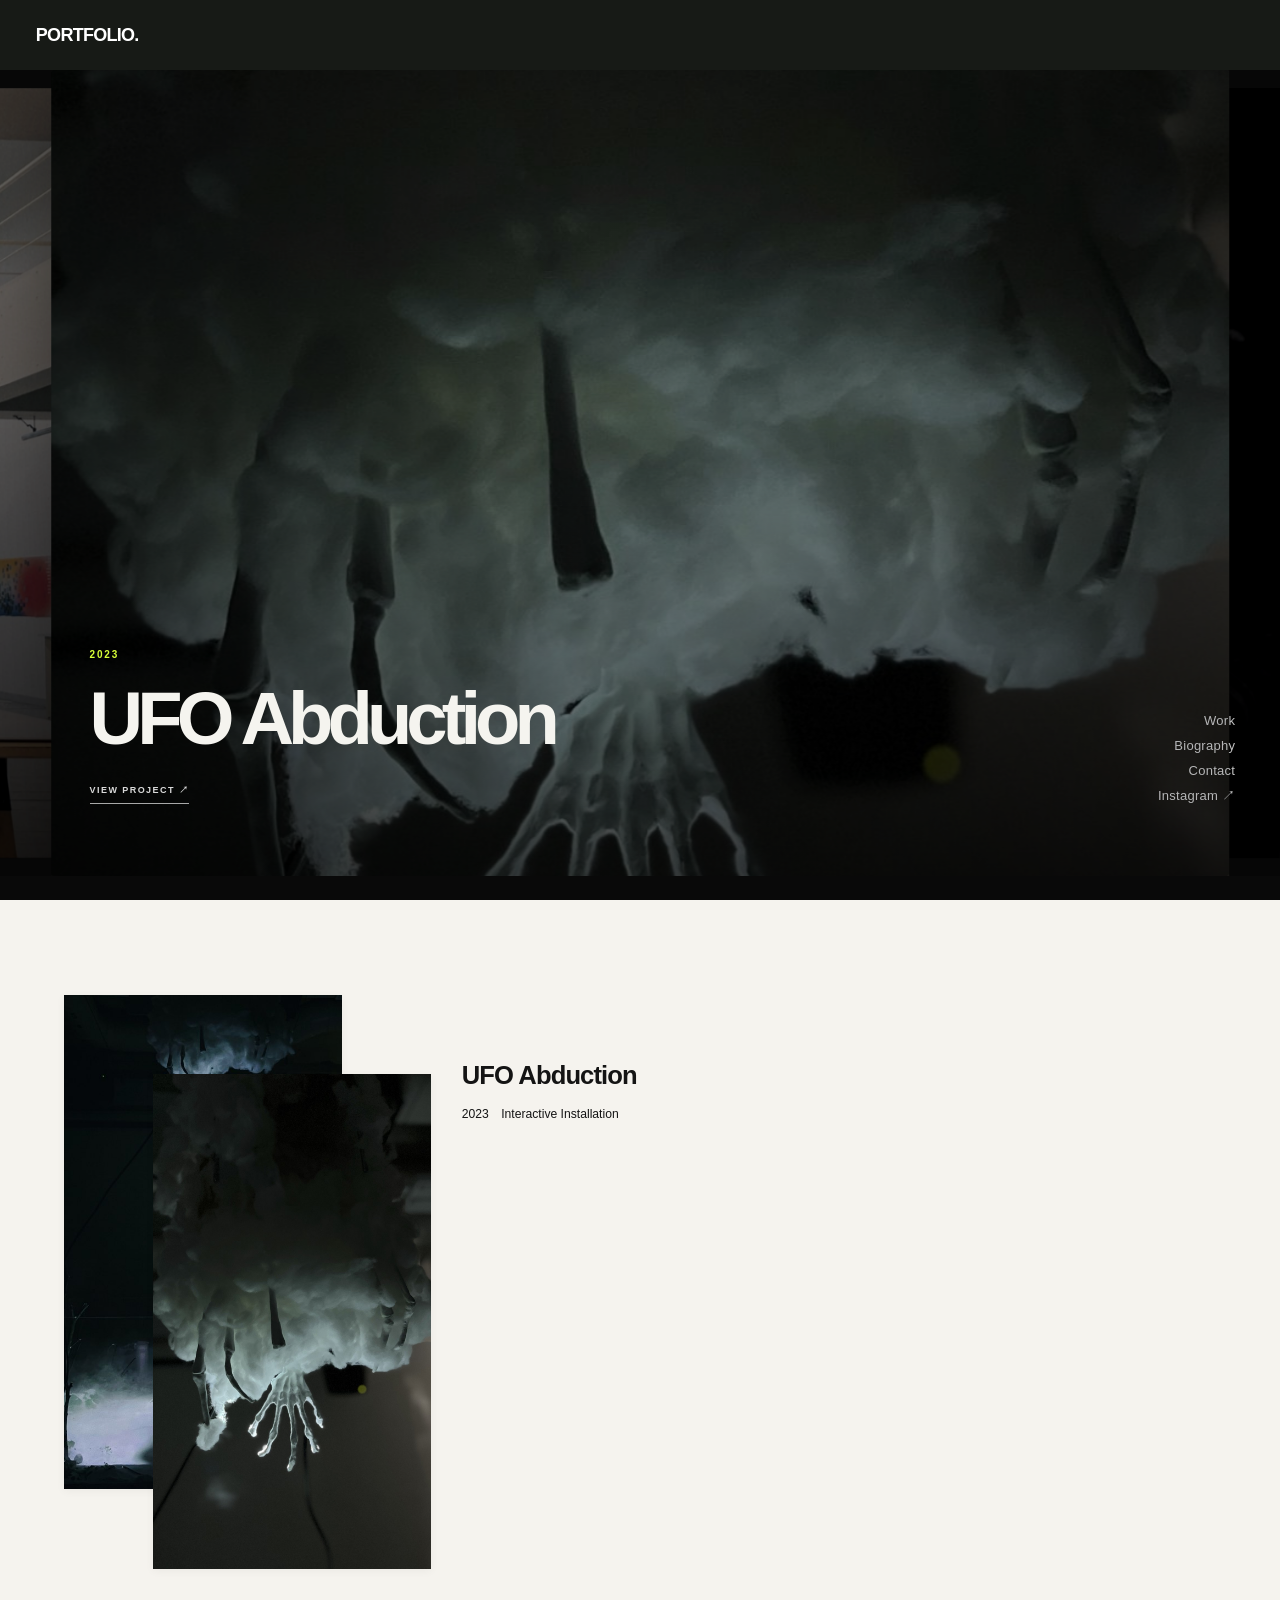
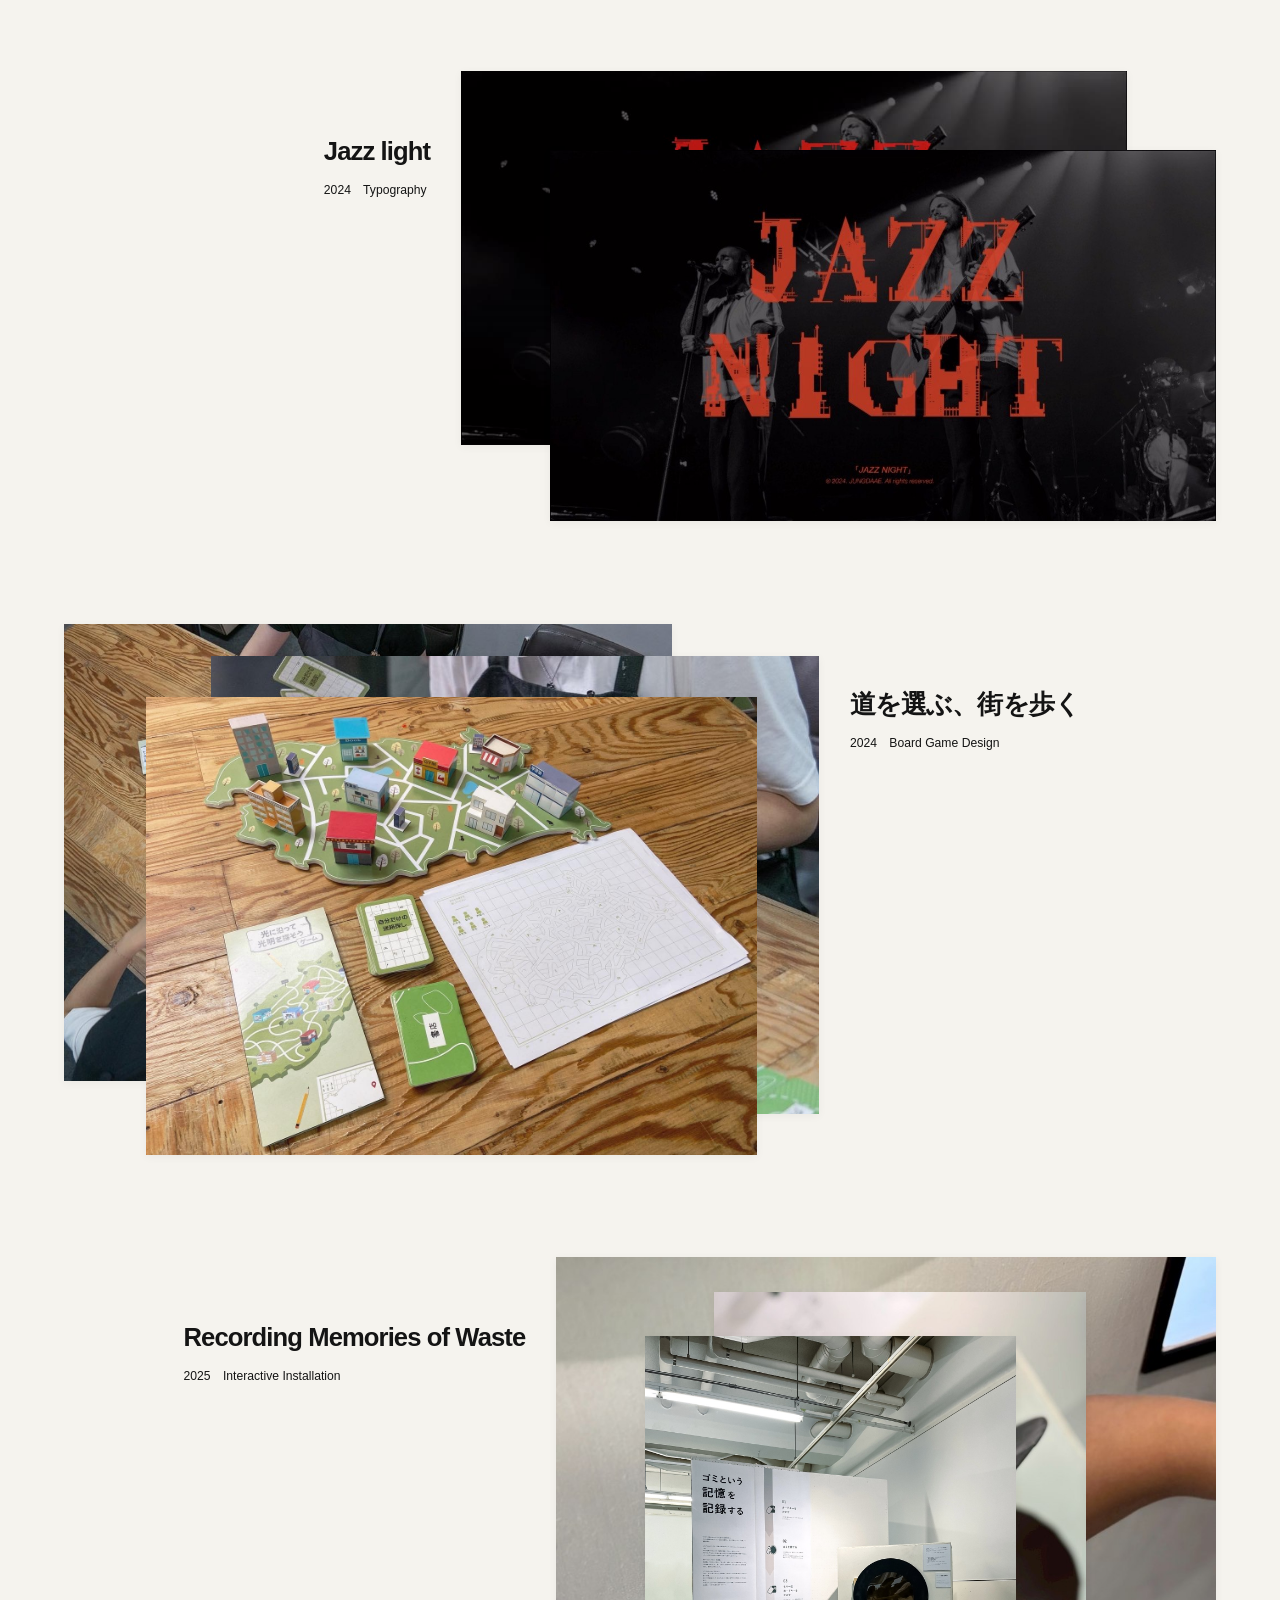
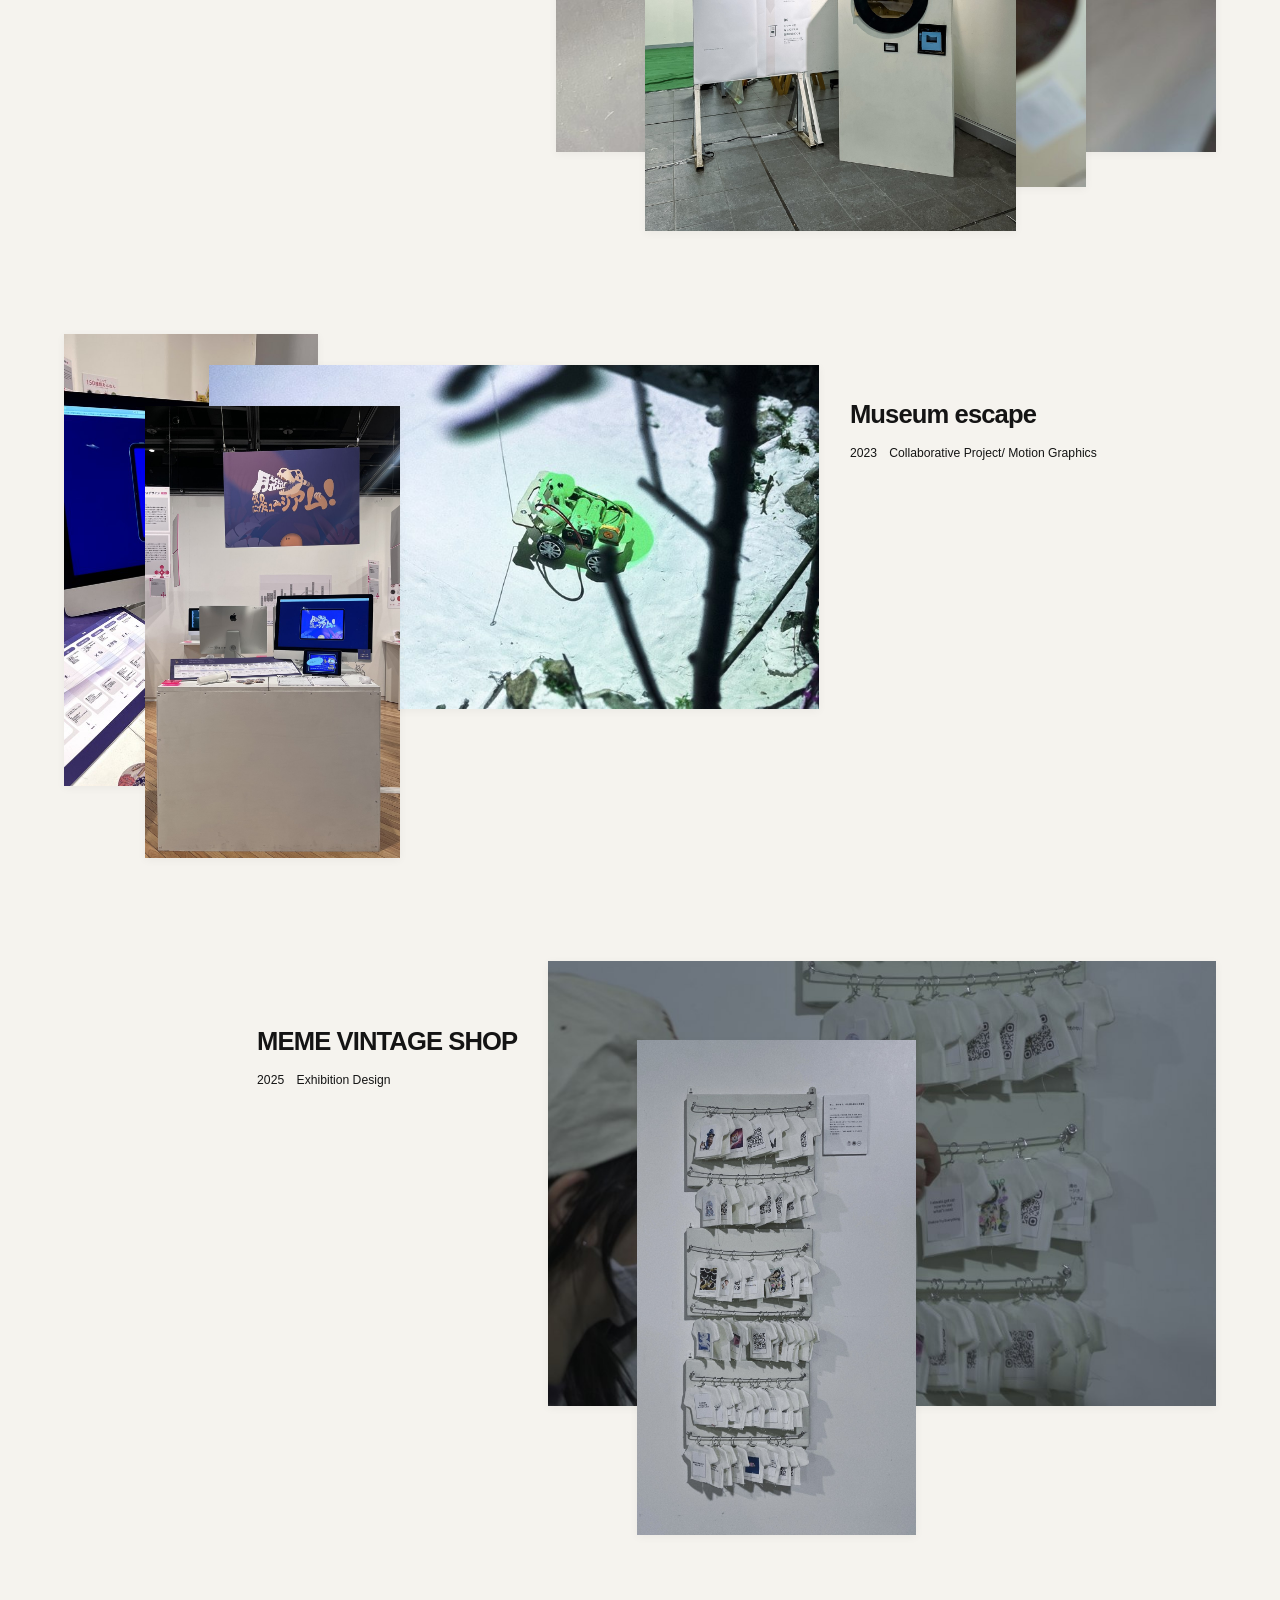
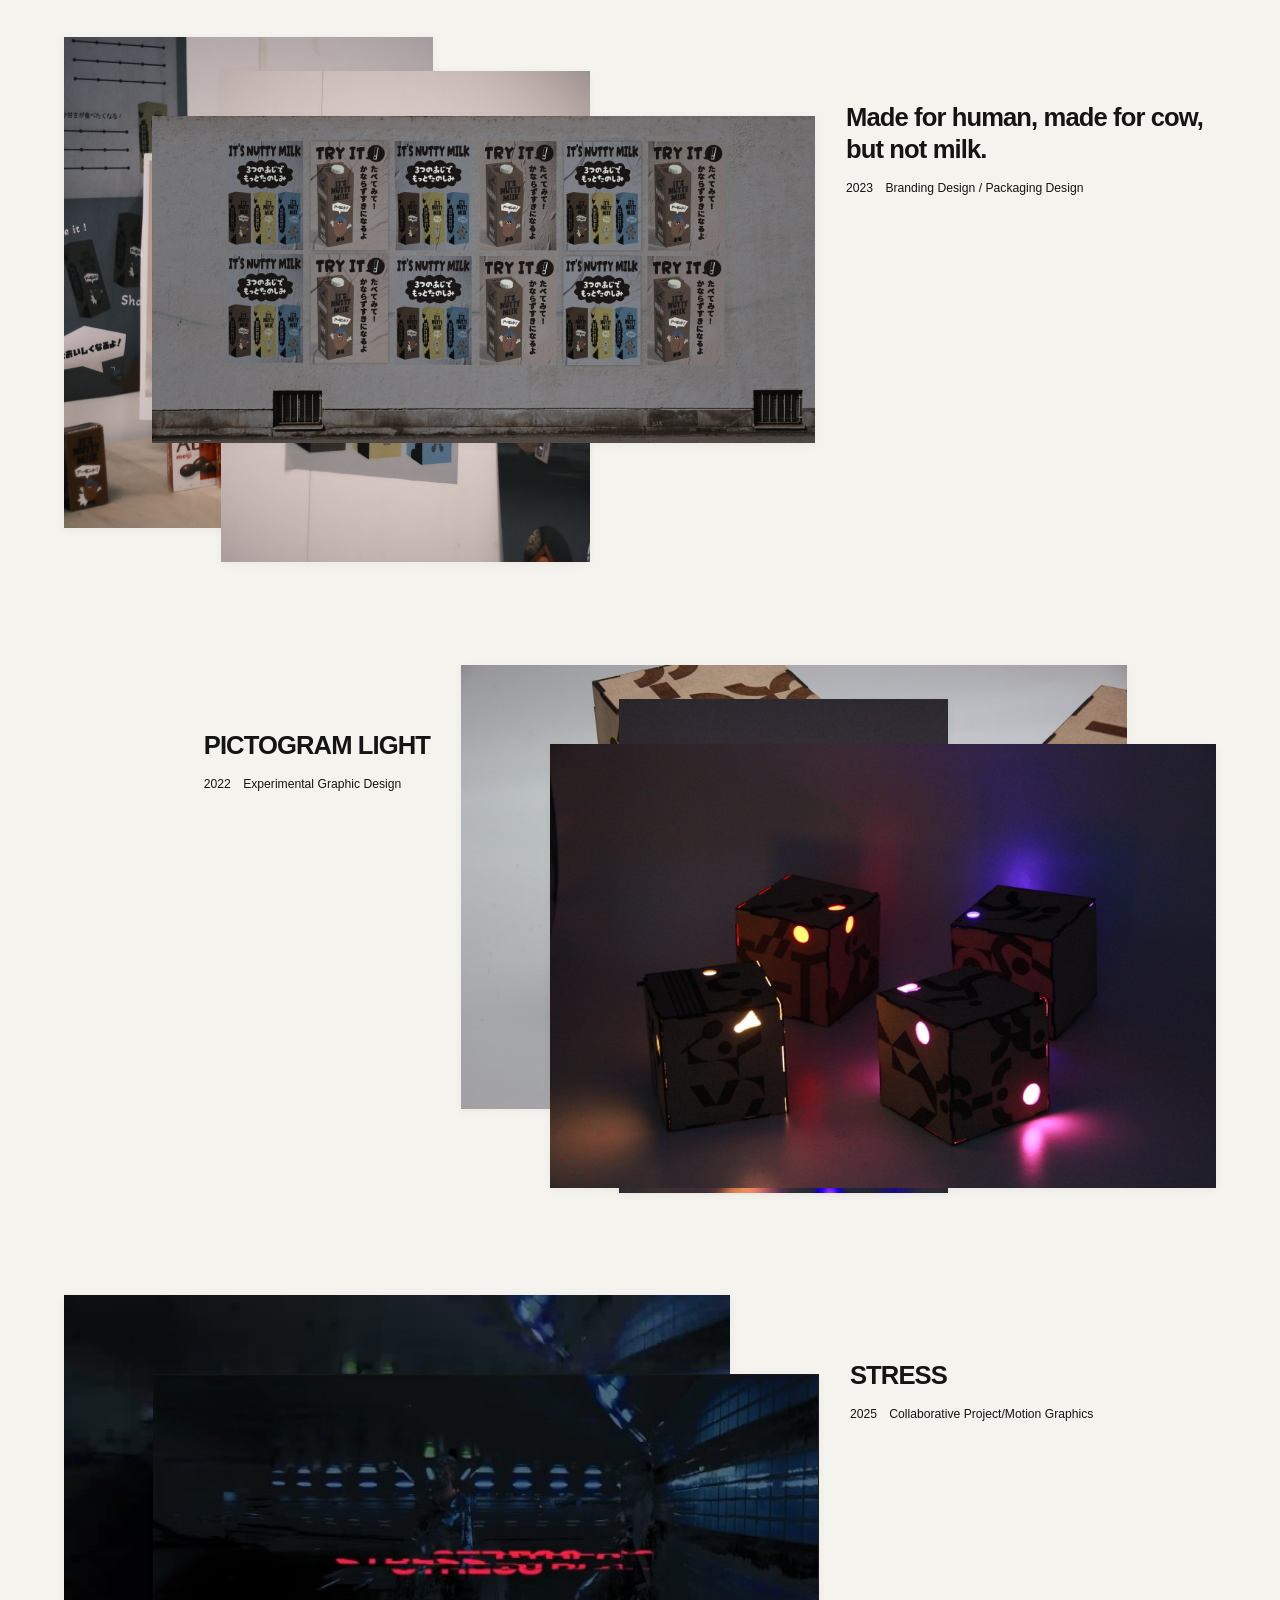
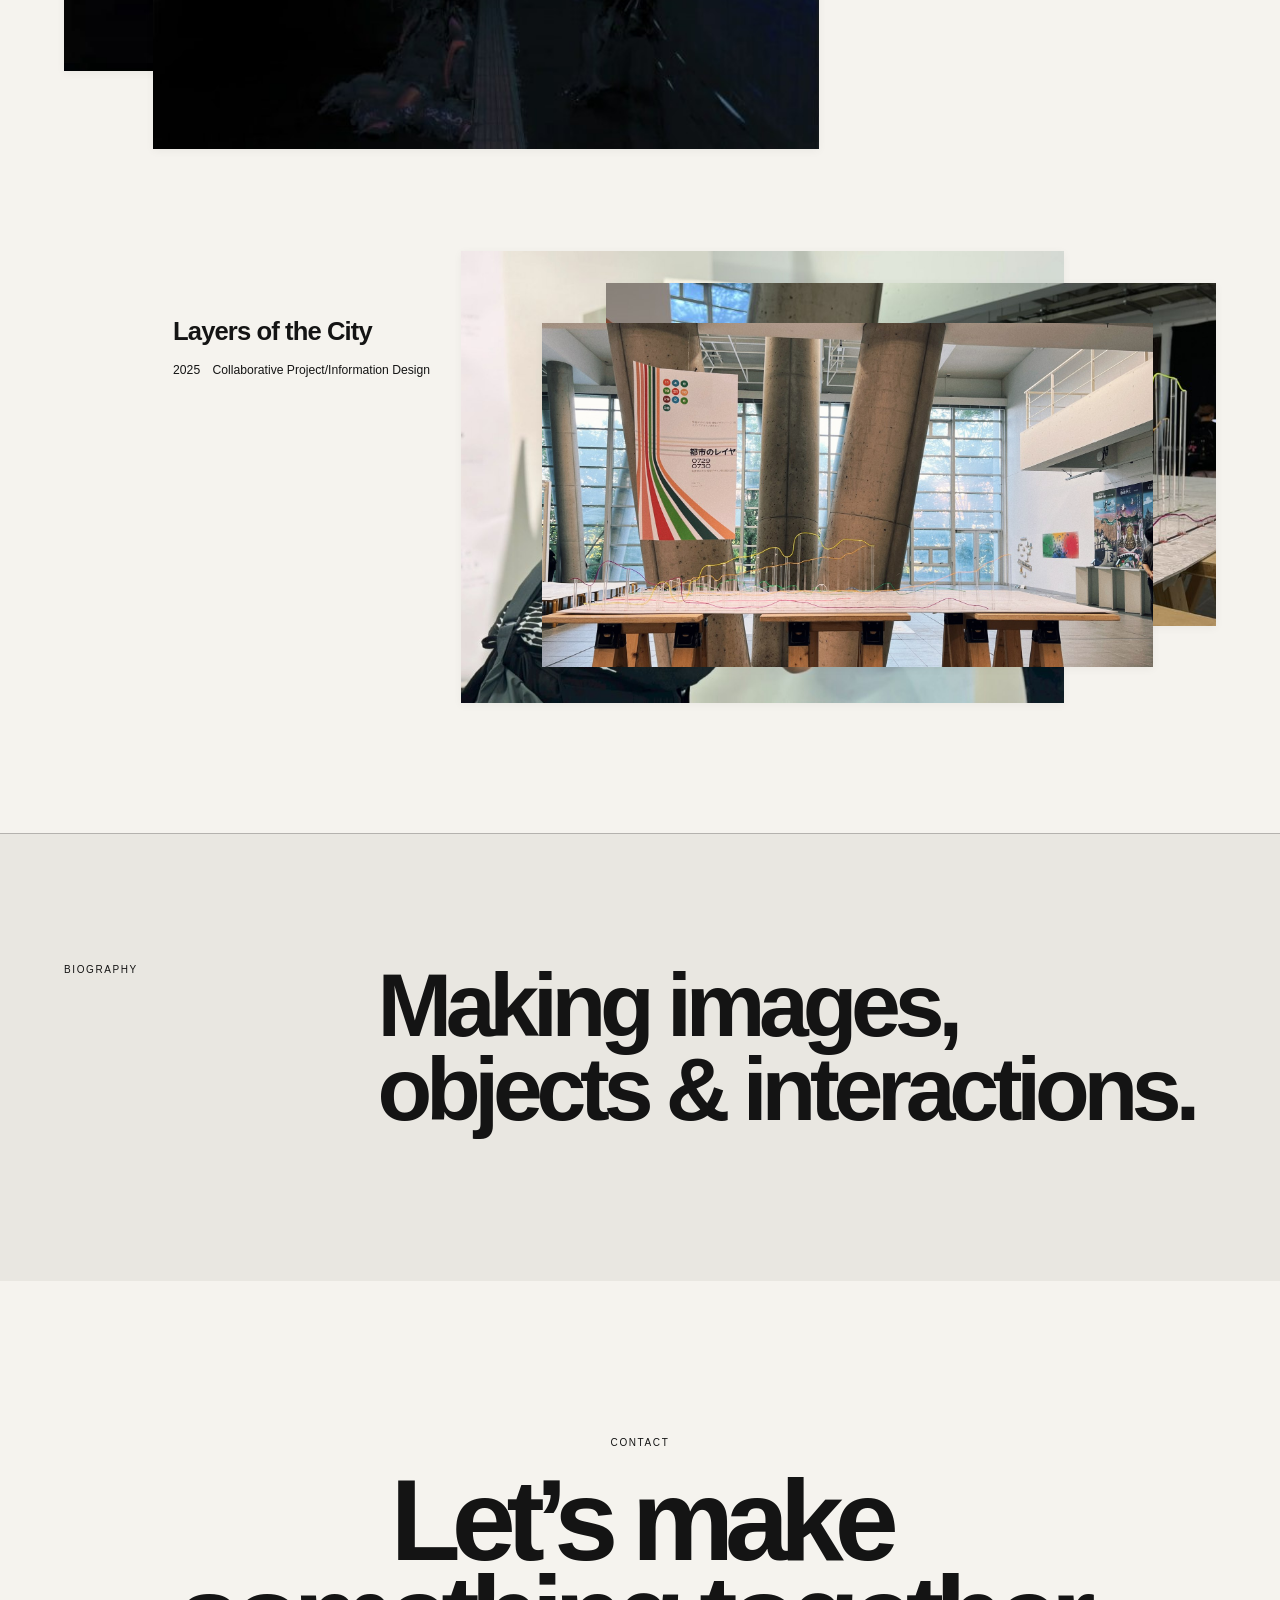
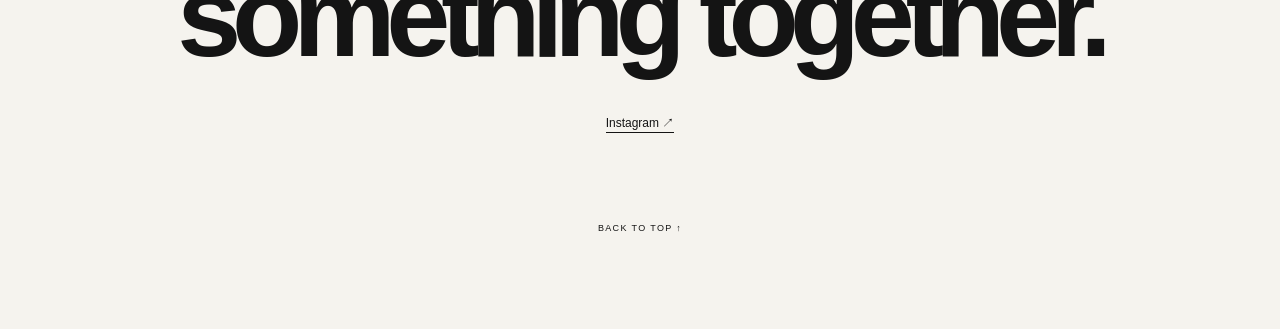
<file: index.html>
<!doctype html>
<html lang="ja">
<head>
  <meta charset="utf-8" />
  <meta name="viewport" content="width=device-width, initial-scale=1" />
  <meta name="theme-color" content="#ffffff" />
  <title>PORTFOLIO — Selected Works</title>
  <link rel="stylesheet" href="./style.css?v=dae-20261026" />
  <link rel="stylesheet" href="./projects.css?v=dae-20261026" />
</head>
<body class="home-page">
  <header class="topbar">
    <a class="brand" href="#top">PORTFOLIO<span>.</span></a>
    <nav class="nav" aria-label="주요 메뉴">
      <a href="#works">WORKS</a>
      <a href="#biography">BIOGRAPHY</a>
      <a href="#contact">CONTACT</a>
    </nav>
    <div class="counter"><span id="currentNo">01</span><span>/</span><span>10</span></div>
  </header>

  <main id="top">
    <!-- Selected work slideshow; each work opens its own page. -->
    <section class="hero" aria-label="대표 작품 슬라이더">
      <div class="stage" id="stage">
        <div class="viewport" id="viewport"></div>

        <button class="edge-zone edge-left" id="leftZone" type="button" aria-label="이전 작품 보기">
          <span class="edge-copy"><small>PREV</small><b id="leftLabel">JAZZ NIGHT</b></span>
        </button>
        <button class="edge-zone edge-right" id="rightZone" type="button" aria-label="다음 작품 보기">
          <span class="edge-copy"><small>NEXT</small><b id="rightLabel">URBAN LAYERS</b></span>
        </button>

        <div class="main-copy" id="mainCopy">
          <p class="kicker" id="kicker">2023</p>
          <h1 id="title">UFO<br>ABDUCTION</h1>
          <p class="desc" id="desc"></p>
          <a class="scroll-cue" id="projectLink" href="./work-ufo.html">VIEW PROJECT ↗</a>
        </div>

        <div class="bottom-ui">
          <span class="guide">MOVE CURSOR TO THE EDGE</span>
          <div class="progress"><span id="progressFill"></span></div>
          <div class="controls">
            <button class="round-btn" id="prevBtn" type="button" aria-label="이전 작품">←</button>
            <div class="dots" id="dots"></div>
            <button class="round-btn" id="nextBtn" type="button" aria-label="다음 작품">→</button>
          </div>
        </div>
      </div>
    </section>

    <!-- 스크롤을 따라오는 우측 메뉴/연락처 -->
    <aside class="floating-contact" id="floatingContact" aria-label="빠른 메뉴">
      <a href="#works">Work</a>
      <a href="#biography">Biography</a>
      <a href="#contact">Contact</a>
      <a href="https://www.instagram.com/cr.oh_?stkn=MXZ3MzE3ODd5N2Rzbw%3D%3D&utm_source=qr" target="_blank" rel="noopener noreferrer">Instagram ↗</a>
    </aside>

<section class="works-section" id="works" aria-label="Selected works"><div id="archive" class="work-list">
<article class="work-row" id="ufo">
  <a class="work-link" href="./work-ufo.html" aria-label="UFO Abduction — 2023">
    <div class="work-stack stack-count-2"><img class="stack-image layer-0" src="./assets/work-previews/ufo-01.jpg" alt="" loading="lazy" decoding="async"><img class="stack-image layer-1" src="./assets/work-previews/ufo-02.jpg" alt="" loading="lazy" decoding="async"></div>
    <div class="work-caption"><h2>UFO Abduction</h2><p><span>2023</span> Interactive Installation</p></div>
  </a>
</article>
<article class="work-row" id="jazz-night">
  <a class="work-link" href="./work-jazz-night.html" aria-label="Jazz light — 2024">
    <div class="work-stack stack-count-2"><img class="stack-image layer-0" src="./assets/work-previews/jazz-night-01.jpg" alt="" loading="lazy" decoding="async"><img class="stack-image layer-1" src="./assets/work-previews/jazz-night-film.jpg" alt="" loading="lazy" decoding="async"></div>
    <div class="work-caption"><h2>Jazz light</h2><p><span>2024</span> Typography</p></div>
  </a>
</article>
<article class="work-row" id="choose-your-path">
  <a class="work-link" href="./work-choose-your-path.html" aria-label="道を選ぶ、街を歩く — 2024">
    <div class="work-stack stack-count-3"><img class="stack-image layer-0" src="./assets/work-previews/choose-your-path-01.jpg" alt="" loading="lazy" decoding="async"><img class="stack-image layer-1" src="./assets/work-previews/choose-your-path-02.jpg" alt="" loading="lazy" decoding="async"><img class="stack-image layer-2" src="./assets/work-previews/choose-your-path-03.jpg" alt="" loading="lazy" decoding="async"></div>
    <div class="work-caption"><h2>道を選ぶ、街を歩く</h2><p><span>2024</span> Board Game Design</p></div>
  </a>
</article>
<article class="work-row" id="memories-of-waste">
  <a class="work-link" href="./work-memories-of-waste.html" aria-label="Recording Memories of Waste — 2025">
    <div class="work-stack stack-count-3"><img class="stack-image layer-0" src="./assets/work-previews/memories-of-waste-01.jpg" alt="" loading="lazy" decoding="async"><img class="stack-image layer-1" src="./assets/work-previews/memories-of-waste-02.jpg" alt="" loading="lazy" decoding="async"><img class="stack-image layer-2" src="./assets/work-previews/memories-of-waste-03.jpg" alt="" loading="lazy" decoding="async"></div>
    <div class="work-caption"><h2>Recording Memories of Waste</h2><p><span>2025</span> Interactive Installation</p></div>
  </a>
</article>
<article class="work-row" id="museum-escape">
  <a class="work-link" href="./work-museum-escape.html" aria-label="Museum escape — 2023">
    <div class="work-stack stack-count-3"><img class="stack-image layer-0" src="./assets/work-previews/museum-escape-01.jpg" alt="" loading="lazy" decoding="async"><img class="stack-image layer-1" src="./assets/work-previews/museum-escape-03.jpg" alt="" loading="lazy" decoding="async"><img class="stack-image layer-2" src="./assets/work-previews/museum-escape-04.jpg" alt="" loading="lazy" decoding="async"></div>
    <div class="work-caption"><h2>Museum escape</h2><p><span>2023</span> Collaborative Project/ Motion Graphics</p></div>
  </a>
</article>
<article class="work-row" id="meme-vintage-shop">
  <a class="work-link" href="./work-meme-vintage-shop.html" aria-label="MEME VINTAGE SHOP — 2025">
    <div class="work-stack stack-count-2"><img class="stack-image layer-0" src="./assets/work-previews/meme-vintage-shop-01.jpg" alt="" loading="lazy" decoding="async"><img class="stack-image layer-1" src="./assets/work-previews/meme-vintage-shop-02.jpg" alt="" loading="lazy" decoding="async"></div>
    <div class="work-caption"><h2>MEME VINTAGE SHOP</h2><p><span>2025</span> Exhibition Design</p></div>
  </a>
</article>
<article class="work-row" id="nutty-milk">
  <a class="work-link" href="./work-nutty-milk.html" aria-label="Made for human, made for cow, but not milk. — 2023">
    <div class="work-stack stack-count-3"><img class="stack-image layer-0" src="./assets/work-previews/nutty-milk-01.jpg" alt="" loading="lazy" decoding="async"><img class="stack-image layer-1" src="./assets/work-previews/nutty-milk-02.jpg" alt="" loading="lazy" decoding="async"><img class="stack-image layer-2" src="./assets/work-previews/nutty-milk-03.jpg" alt="" loading="lazy" decoding="async"></div>
    <div class="work-caption"><h2>Made for human, made for cow, but not milk.</h2><p><span>2023</span> Branding Design / Packaging Design</p></div>
  </a>
</article>
<article class="work-row" id="pictogram-light">
  <a class="work-link" href="./work-pictogram-light.html" aria-label="PICTOGRAM LIGHT — 2022">
    <div class="work-stack stack-count-3"><img class="stack-image layer-0" src="./assets/work-previews/pictogram-light-01.jpg" alt="" loading="lazy" decoding="async"><img class="stack-image layer-1" src="./assets/work-previews/pictogram-light-02.jpg" alt="" loading="lazy" decoding="async"><img class="stack-image layer-2" src="./assets/work-previews/pictogram-light-03.jpg" alt="" loading="lazy" decoding="async"></div>
    <div class="work-caption"><h2>PICTOGRAM LIGHT</h2><p><span>2022</span> Experimental Graphic Design</p></div>
  </a>
</article>
<article class="work-row" id="stress">
  <a class="work-link" href="./work-stress.html" aria-label="STRESS — 2025">
    <div class="work-stack stack-count-2"><img class="stack-image layer-0" src="./assets/work-previews/stress-01.jpg" alt="" loading="lazy" decoding="async"><img class="stack-image layer-1" src="./assets/work-previews/stress-film.jpg" alt="" loading="lazy" decoding="async"></div>
    <div class="work-caption"><h2>STRESS</h2><p><span>2025</span> Collaborative Project/Motion Graphics</p></div>
  </a>
</article>
<article class="work-row" id="urban-layers">
  <a class="work-link" href="./work-urban-layers.html" aria-label="Layers of the City — 2025">
    <div class="work-stack stack-count-3"><img class="stack-image layer-0" src="./assets/work-previews/urban-layers-01.jpg" alt="" loading="lazy" decoding="async"><img class="stack-image layer-1" src="./assets/work-previews/urban-layers-02.jpg" alt="" loading="lazy" decoding="async"><img class="stack-image layer-2" src="./assets/work-previews/urban-layers-03.jpg" alt="" loading="lazy" decoding="async"></div>
    <div class="work-caption"><h2>Layers of the City</h2><p><span>2025</span> Collaborative Project/Information Design</p></div>
  </a>
</article></div></section>
<section class="biography-section" id="biography">
      <div class="bio-label">BIOGRAPHY</div>
      <div class="bio-copy">
        <h2>Making images,<br>objects & interactions.</h2>
        <!-- 작가 소개를 추가할 때 여기에 문단을 입력하세요. -->
      </div>
    </section>
<footer class="contact-section" id="contact">
      <p class="footer-kicker">CONTACT</p>
      <h2>Let’s make<br>something together.</h2>
      <div class="footer-links">
        <a href="https://www.instagram.com/cr.oh_?stkn=MXZ3MzE3ODd5N2Rzbw%3D%3D&utm_source=qr" target="_blank" rel="noopener noreferrer">Instagram ↗</a>

      </div>
      <a class="back-top" href="#top">BACK TO TOP ↑</a>
    </footer>
</main><script src="./projects.js?v=dae-20261026"></script><script src="./script.js?v=dae-20261026"></script><script src="./media.js?v=dae-20261026"></script></body></html>
</file>
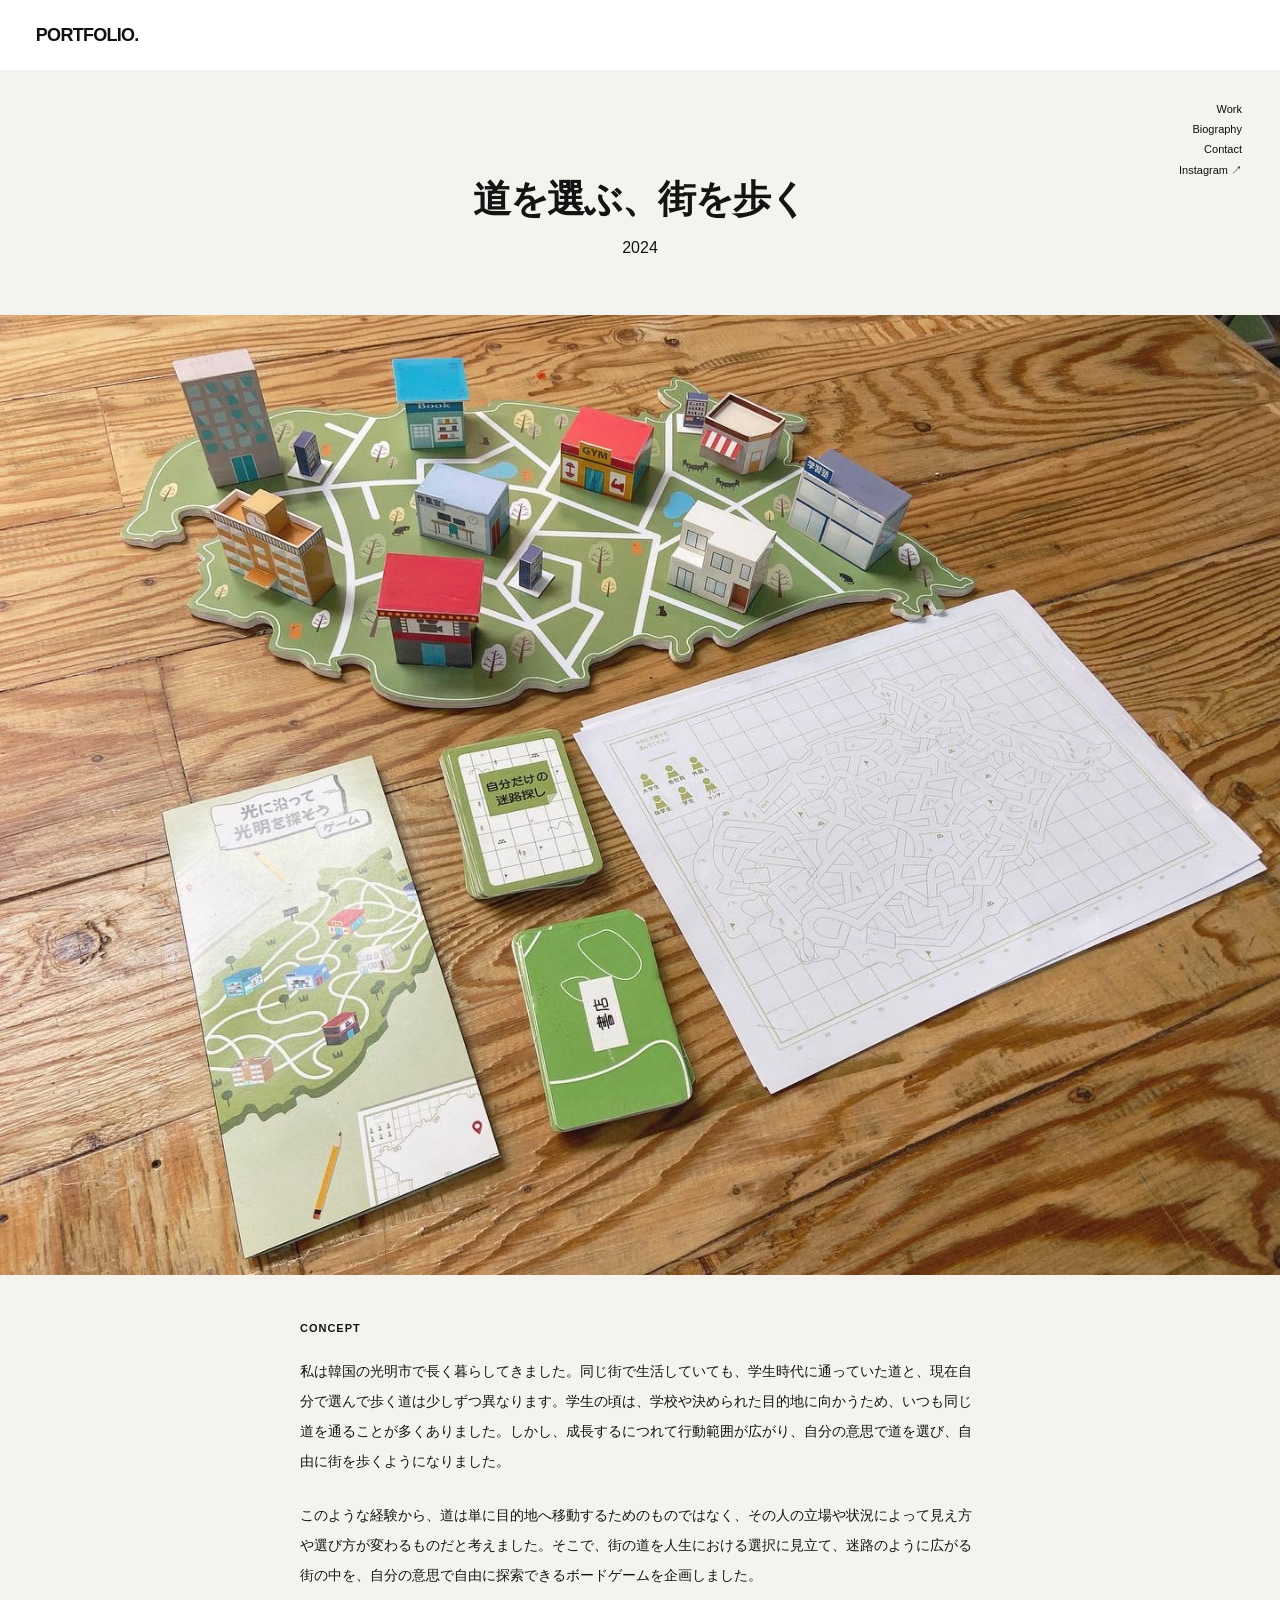
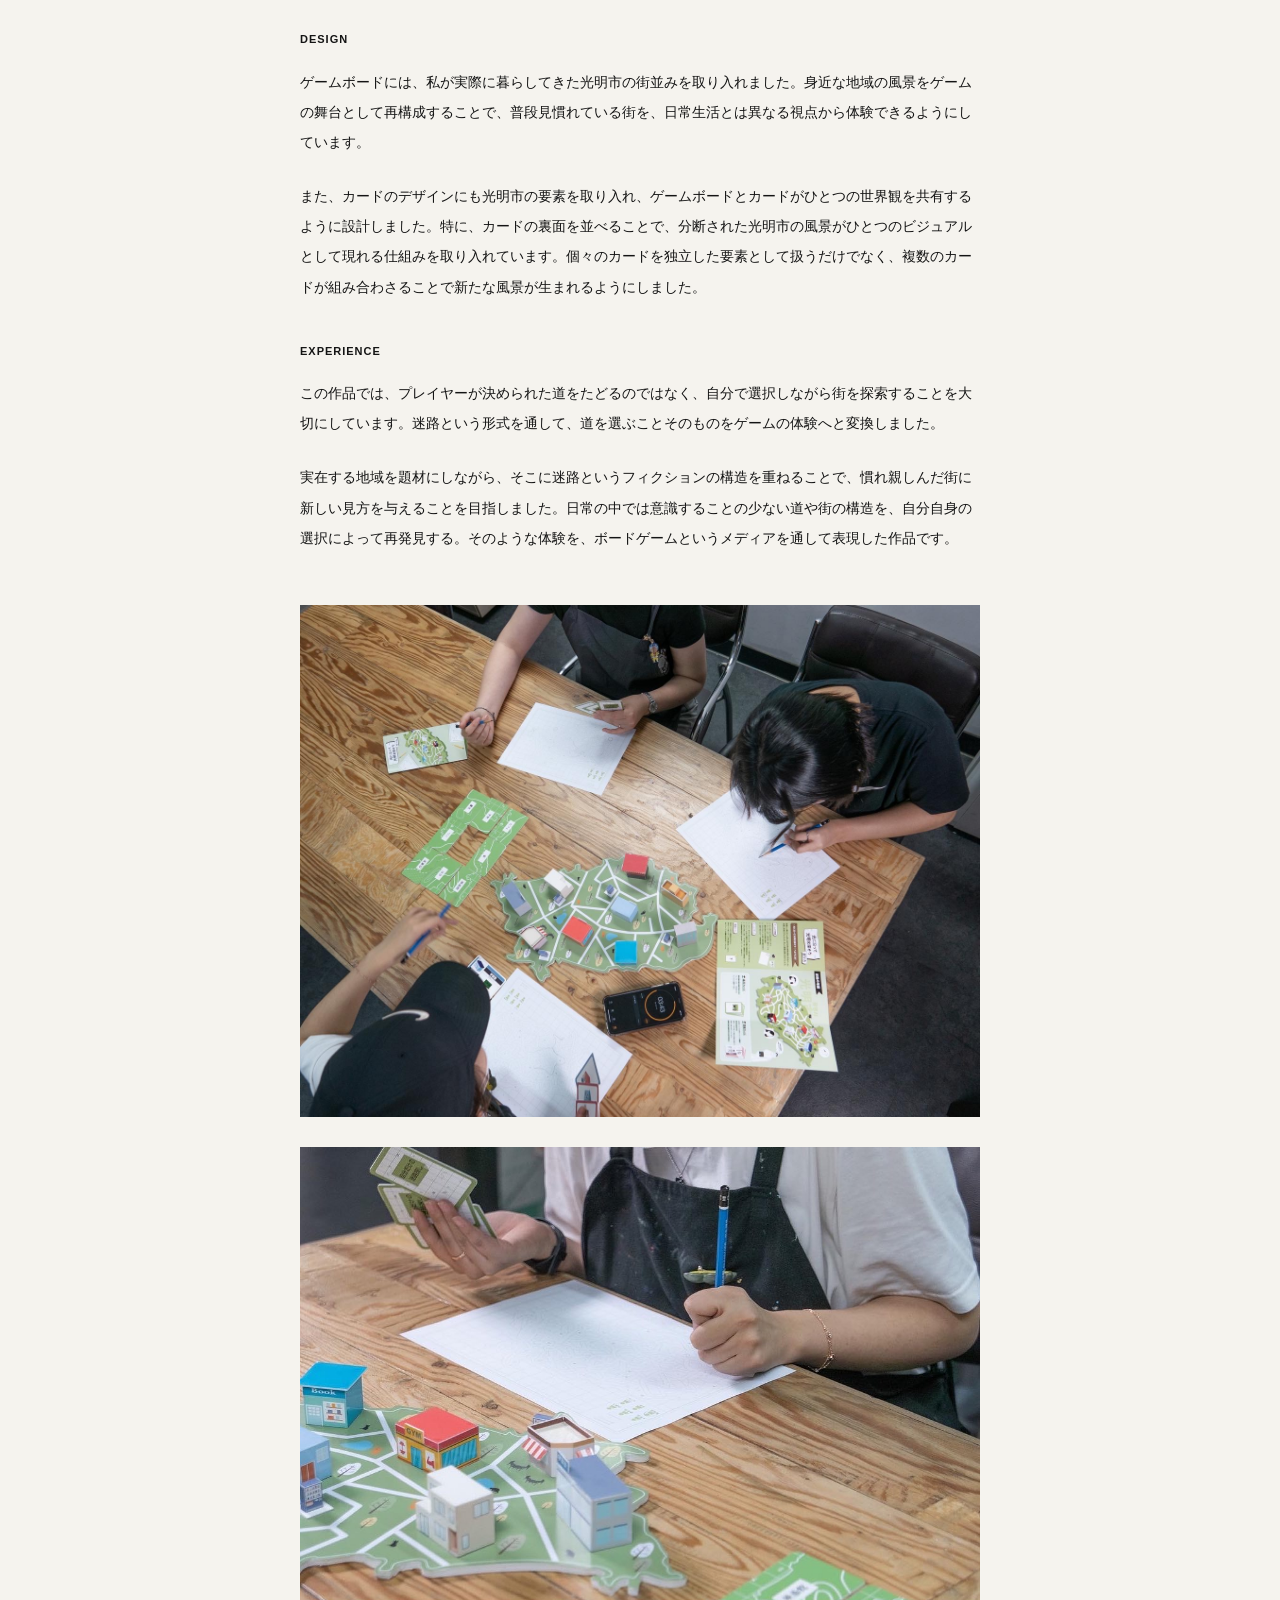
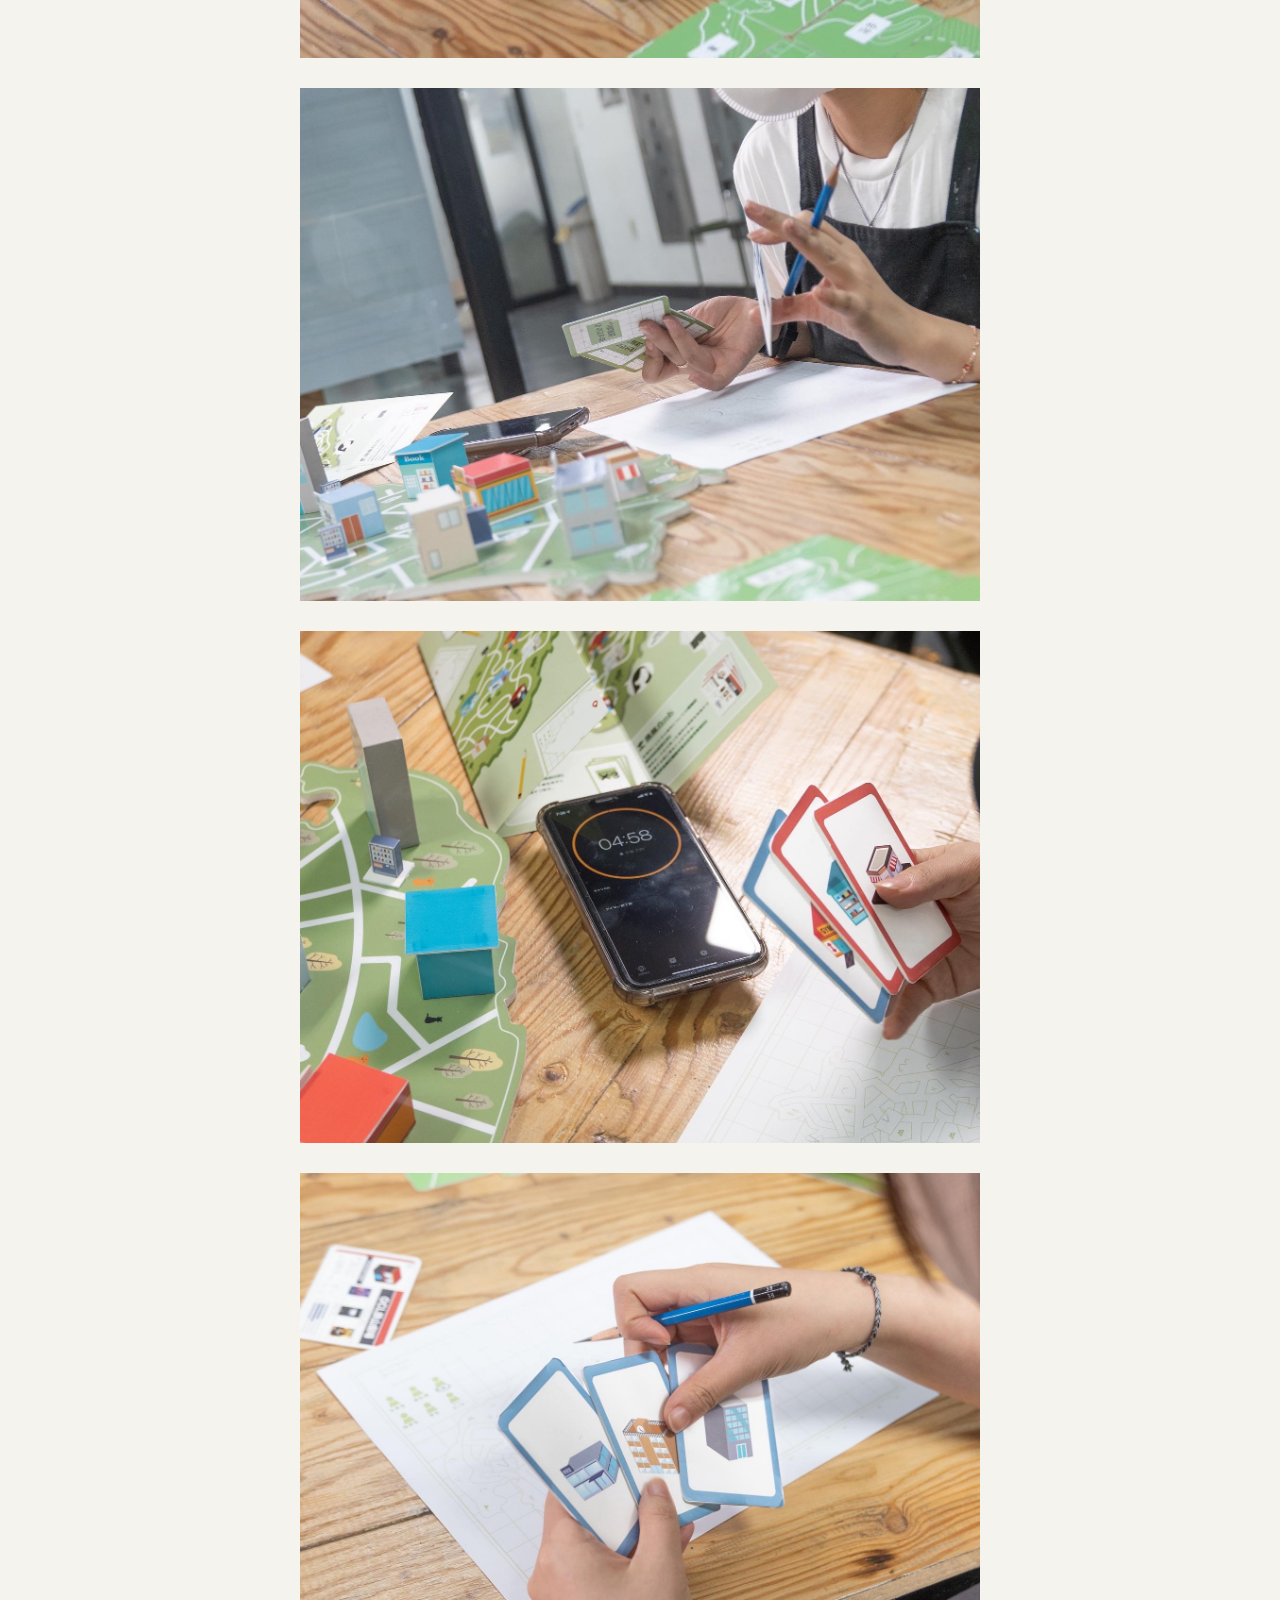
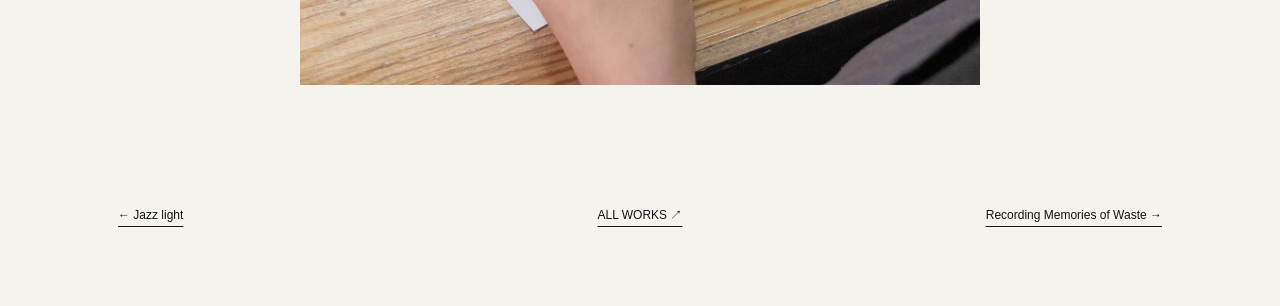
<file: work-choose-your-path.html>
<!doctype html>
<html lang="ja"><head><meta charset="utf-8"><meta name="viewport" content="width=device-width, initial-scale=1"><meta name="theme-color" content="#f5f3ee"><title>道を選ぶ、街を歩く — PORTFOLIO</title><link rel="stylesheet" href="./style.css?v=dae-20261026"><link rel="stylesheet" href="./projects.css?v=dae-20261026"></head>
<body class="detail-page"><header class="topbar"><a class="brand" href="./index.html">PORTFOLIO<span>.</span></a></header>
<nav class="detail-menu" aria-label="Navigation"><a href="./index.html#works">Work</a><a href="./index.html#biography">Biography</a><a href="./index.html#contact">Contact</a><a href="https://www.instagram.com/cr.oh_/" target="_blank" rel="noopener noreferrer">Instagram ↗</a></nav><main id="top"><article class="project-detail">
<header class="detail-heading"><h1>道を選ぶ、街を歩く</h1><p>2024</p></header>
<figure class="detail-media lead-media landscape"><a href="./portfolio_2026/board%20game/picture/254A296B-732A-4376-BE10-48DA34EA89B5.jpeg" target="_blank" rel="noopener" aria-label="道を選ぶ、街を歩く — Full image"><img src="./portfolio_2026/board%20game/picture/254A296B-732A-4376-BE10-48DA34EA89B5.jpeg" width="1440" height="1080" data-preview="./assets/work-previews/choose-your-path-01.jpg" alt="道を選ぶ、街を歩く" loading="eager" decoding="async"></a></figure>
<div class="detail-story" lang="ja"><h2>Concept</h2><p>私は韓国の光明市で長く暮らしてきました。同じ街で生活していても、学生時代に通っていた道と、現在自分で選んで歩く道は少しずつ異なります。学生の頃は、学校や決められた目的地に向かうため、いつも同じ道を通ることが多くありました。しかし、成長するにつれて行動範囲が広がり、自分の意思で道を選び、自由に街を歩くようになりました。</p><p>このような経験から、道は単に目的地へ移動するためのものではなく、その人の立場や状況によって見え方や選び方が変わるものだと考えました。そこで、街の道を人生における選択に見立て、迷路のように広がる街の中を、自分の意思で自由に探索できるボードゲームを企画しました。</p><h2>Design</h2><p>ゲームボードには、私が実際に暮らしてきた光明市の街並みを取り入れました。身近な地域の風景をゲームの舞台として再構成することで、普段見慣れている街を、日常生活とは異なる視点から体験できるようにしています。</p><p>また、カードのデザインにも光明市の要素を取り入れ、ゲームボードとカードがひとつの世界観を共有するように設計しました。特に、カードの裏面を並べることで、分断された光明市の風景がひとつのビジュアルとして現れる仕組みを取り入れています。個々のカードを独立した要素として扱うだけでなく、複数のカードが組み合わさることで新たな風景が生まれるようにしました。</p><h2>Experience</h2><p>この作品では、プレイヤーが決められた道をたどるのではなく、自分で選択しながら街を探索することを大切にしています。迷路という形式を通して、道を選ぶことそのものをゲームの体験へと変換しました。</p><p>実在する地域を題材にしながら、そこに迷路というフィクションの構造を重ねることで、慣れ親しんだ街に新しい見方を与えることを目指しました。日常の中では意識することの少ない道や街の構造を、自分自身の選択によって再発見する。そのような体験を、ボードゲームというメディアを通して表現した作品です。</p></div>
<div class="detail-gallery"><figure class="detail-media  landscape"><a href="./portfolio_2026/board%20game/picture/046272A1-545A-4E58-A5D6-C3EBF4C04B15.jpeg" target="_blank" rel="noopener" aria-label="道を選ぶ、街を歩く — Full image"><img src="./portfolio_2026/board%20game/picture/046272A1-545A-4E58-A5D6-C3EBF4C04B15.jpeg" width="1440" height="1084" data-preview="./assets/work-previews/choose-your-path-02.jpg" alt="道を選ぶ、街を歩く" loading="lazy" decoding="async"></a></figure><figure class="detail-media  landscape"><a href="./portfolio_2026/board%20game/picture/1A8CE1C1-9713-49F2-99C3-B150BC27A1F1.jpeg" target="_blank" rel="noopener" aria-label="道を選ぶ、街を歩く — Full image"><img src="./portfolio_2026/board%20game/picture/1A8CE1C1-9713-49F2-99C3-B150BC27A1F1.jpeg" width="1083" height="815" data-preview="./assets/work-previews/choose-your-path-03.jpg" alt="道を選ぶ、街を歩く" loading="lazy" decoding="async"></a></figure><figure class="detail-media  landscape"><a href="./portfolio_2026/board%20game/picture/4A9092E9-5A48-46B7-8BB6-8DE418BBC533.jpeg" target="_blank" rel="noopener" aria-label="道を選ぶ、街を歩く — Full image"><img src="./portfolio_2026/board%20game/picture/4A9092E9-5A48-46B7-8BB6-8DE418BBC533.jpeg" width="1440" height="1085" data-preview="./assets/work-previews/choose-your-path-04.jpg" alt="道を選ぶ、街を歩く" loading="lazy" decoding="async"></a></figure><figure class="detail-media  landscape"><a href="./portfolio_2026/board%20game/picture/7A153567-C910-499B-B939-D430F83692F2.jpeg" target="_blank" rel="noopener" aria-label="道を選ぶ、街を歩く — Full image"><img src="./portfolio_2026/board%20game/picture/7A153567-C910-499B-B939-D430F83692F2.jpeg" width="1440" height="1085" data-preview="./assets/work-previews/choose-your-path-05.jpg" alt="道を選ぶ、街を歩く" loading="lazy" decoding="async"></a></figure><figure class="detail-media  landscape"><a href="./portfolio_2026/board%20game/picture/B0AF58D8-6159-4300-BDBF-CFCCC91AE35C.jpeg" target="_blank" rel="noopener" aria-label="道を選ぶ、街を歩く — Full image"><img src="./portfolio_2026/board%20game/picture/B0AF58D8-6159-4300-BDBF-CFCCC91AE35C.jpeg" width="1440" height="1084" data-preview="./assets/work-previews/choose-your-path-06.jpg" alt="道を選ぶ、街を歩く" loading="lazy" decoding="async"></a></figure></div>
<nav class="project-pagination" aria-label="Projects"><a href="./work-jazz-night.html" class="previous-project">← Jazz light</a><a href="./index.html#choose-your-path" class="all-works">ALL WORKS ↗</a><a href="./work-memories-of-waste.html" class="next-project">Recording Memories of Waste →</a></nav>
</article></main><script src="./media.js?v=dae-20261026"></script></body></html>
</file>
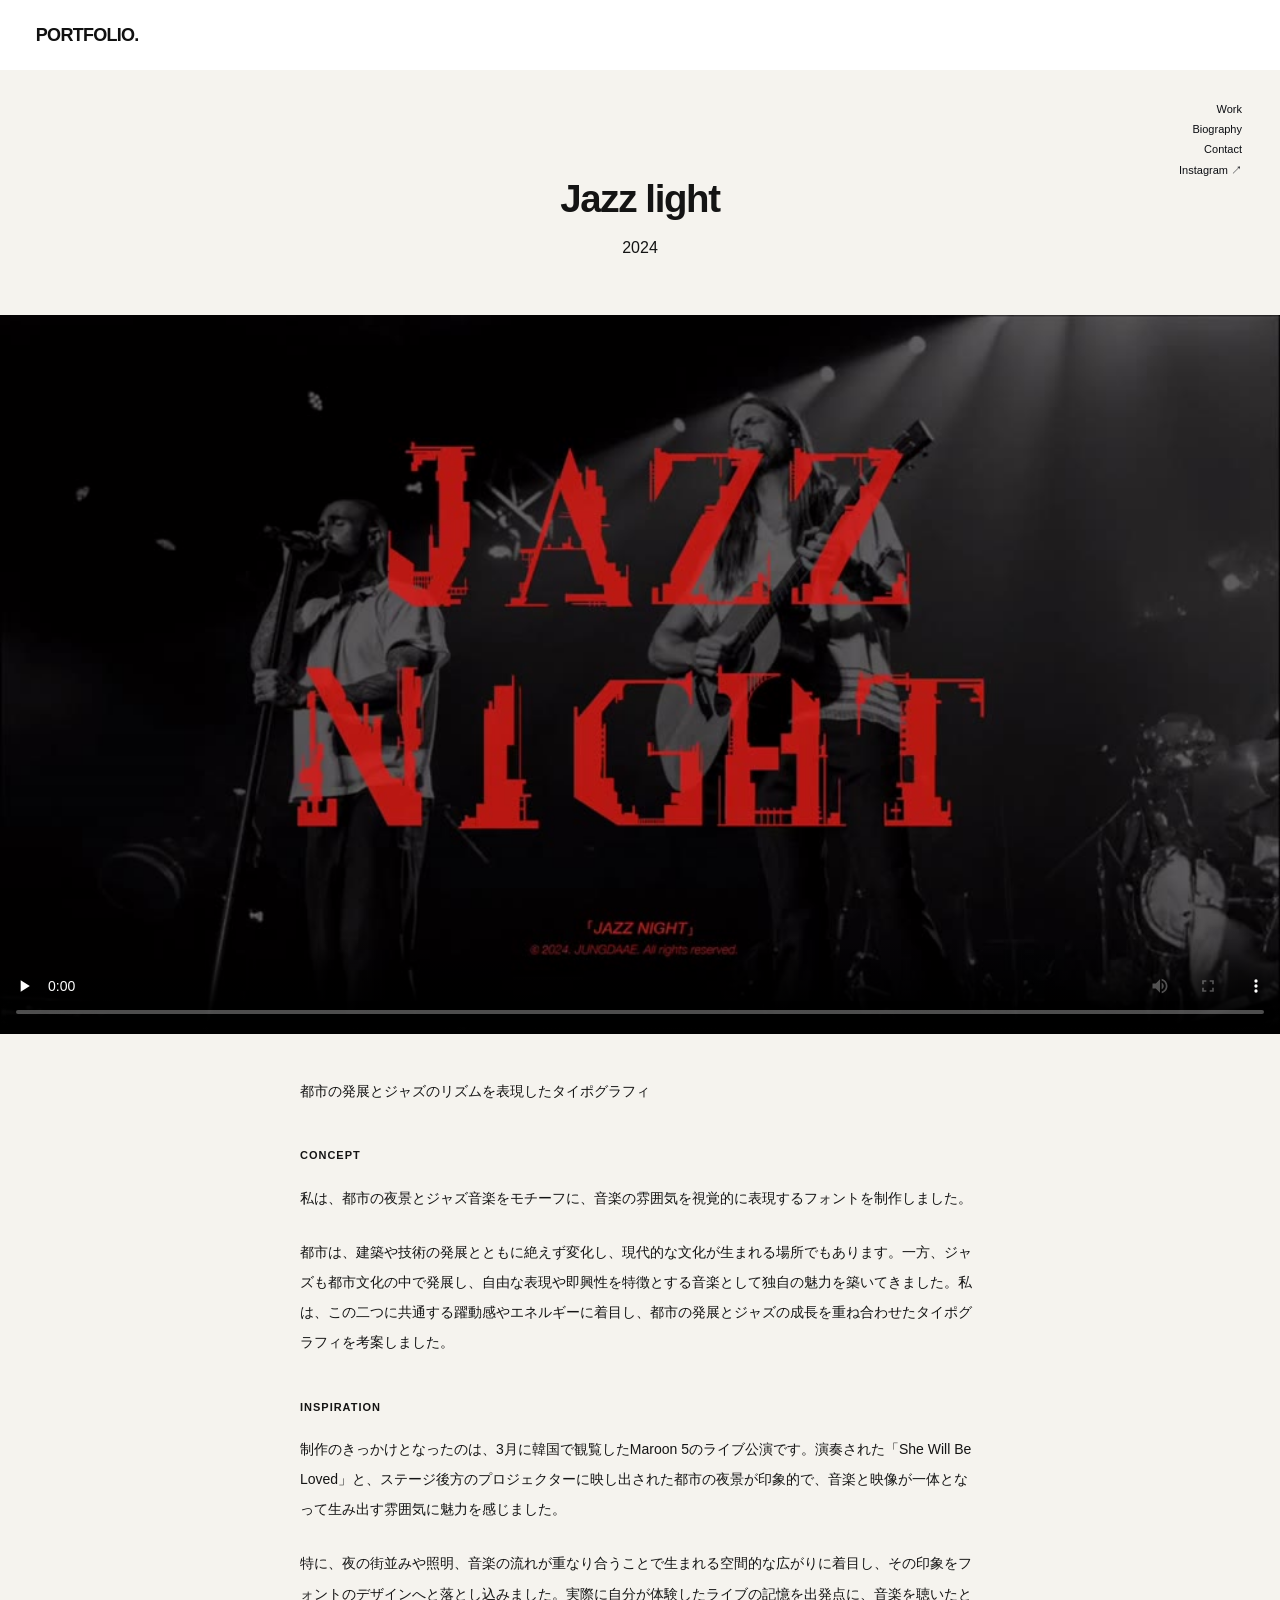
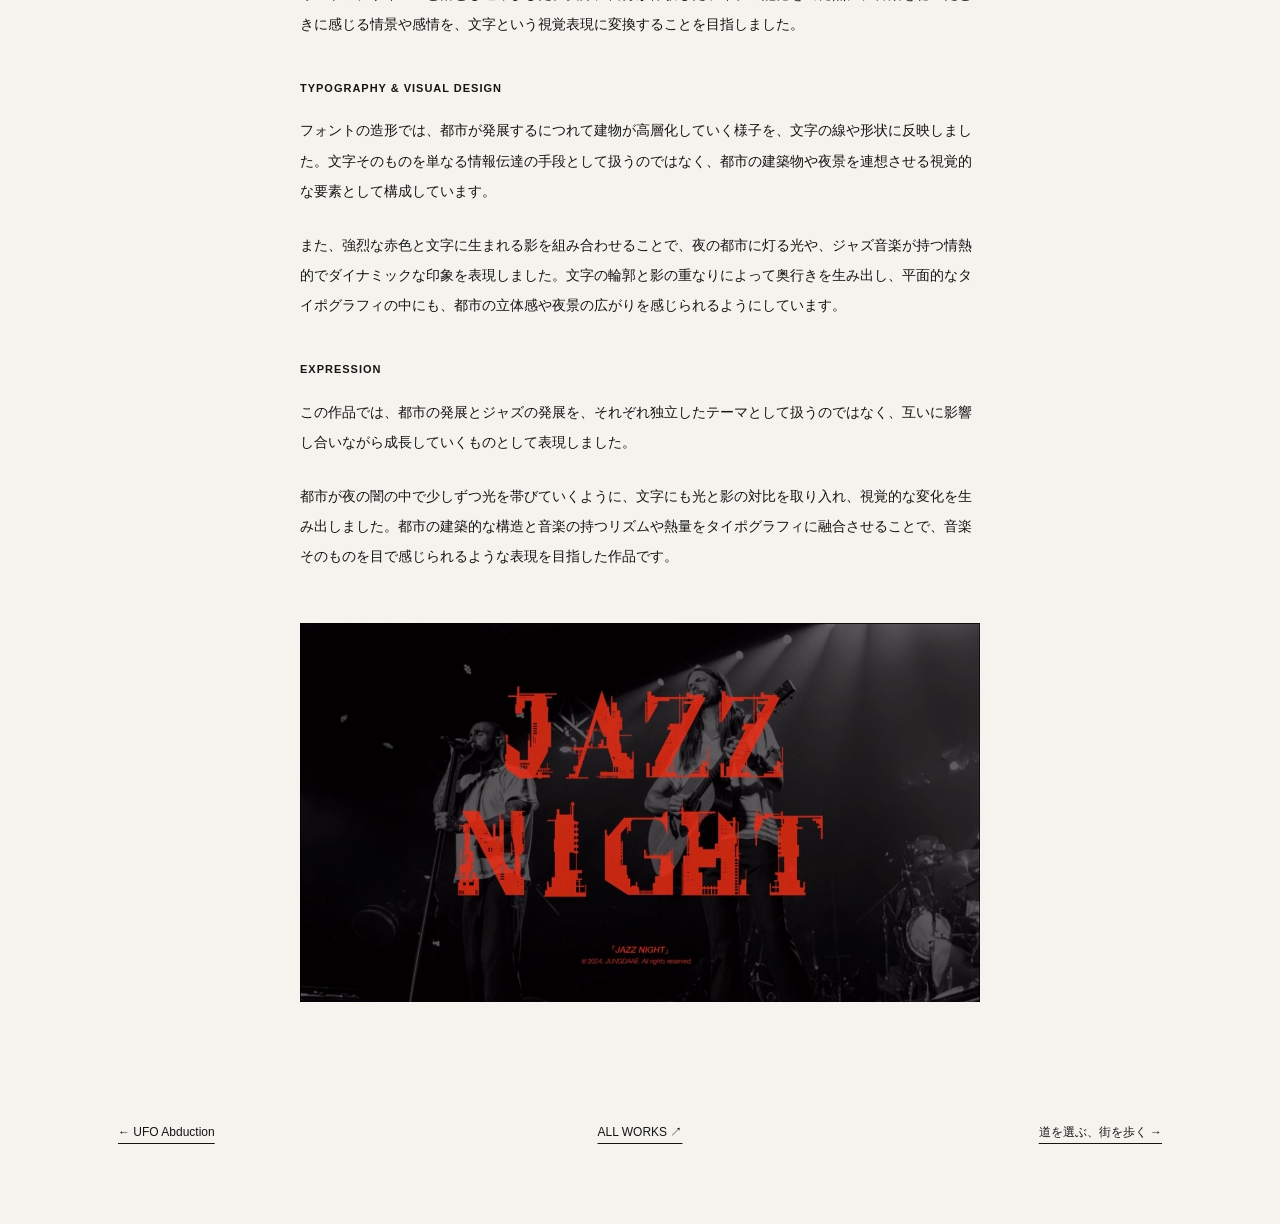
<file: work-jazz-night.html>
<!doctype html>
<html lang="ja"><head><meta charset="utf-8"><meta name="viewport" content="width=device-width, initial-scale=1"><meta name="theme-color" content="#f5f3ee"><title>Jazz light — PORTFOLIO</title><link rel="stylesheet" href="./style.css?v=dae-20261026"><link rel="stylesheet" href="./projects.css?v=dae-20261026"></head>
<body class="detail-page"><header class="topbar"><a class="brand" href="./index.html">PORTFOLIO<span>.</span></a></header>
<nav class="detail-menu" aria-label="Navigation"><a href="./index.html#works">Work</a><a href="./index.html#biography">Biography</a><a href="./index.html#contact">Contact</a><a href="https://www.instagram.com/cr.oh_/" target="_blank" rel="noopener noreferrer">Instagram ↗</a></nav><main id="top"><article class="project-detail">
<header class="detail-heading"><h1>Jazz light</h1><p>2024</p></header>
<figure class="detail-media lead-media is-film"><video controls playsinline preload="none" poster="./assets/work-previews/jazz-night-film.jpg" aria-label="Jazz light"><source src="./portfolio_2026/ARCHIVE_%EC%95%84%EB%9E%98%20%EC%A0%84%EC%B2%B4%EC%9E%91%EC%97%85%20%ED%95%9C%EB%88%88%EC%97%90%20%EB%B3%B4%EA%B8%B0%EB%9E%80/font/picture/KakaoTalk_20261025_203347133.mp4" type="video/mp4">Your browser does not support video.</video><p class="video-fallback" hidden>動画を読み込めません。<a href="./portfolio_2026/ARCHIVE_%EC%95%84%EB%9E%98%20%EC%A0%84%EC%B2%B4%EC%9E%91%EC%97%85%20%ED%95%9C%EB%88%88%EC%97%90%20%EB%B3%B4%EA%B8%B0%EB%9E%80/font/picture/KakaoTalk_20261025_203347133.mp4" target="_blank" rel="noopener">動画を開く ↗</a></p></figure>
<div class="detail-story" lang="ja"><p>都市の発展とジャズのリズムを表現したタイポグラフィ</p><h2>Concept</h2><p>私は、都市の夜景とジャズ音楽をモチーフに、音楽の雰囲気を視覚的に表現するフォントを制作しました。</p><p>都市は、建築や技術の発展とともに絶えず変化し、現代的な文化が生まれる場所でもあります。一方、ジャズも都市文化の中で発展し、自由な表現や即興性を特徴とする音楽として独自の魅力を築いてきました。私は、この二つに共通する躍動感やエネルギーに着目し、都市の発展とジャズの成長を重ね合わせたタイポグラフィを考案しました。</p><h2>Inspiration</h2><p>制作のきっかけとなったのは、3月に韓国で観覧したMaroon 5のライブ公演です。演奏された「She Will Be Loved」と、ステージ後方のプロジェクターに映し出された都市の夜景が印象的で、音楽と映像が一体となって生み出す雰囲気に魅力を感じました。</p><p>特に、夜の街並みや照明、音楽の流れが重なり合うことで生まれる空間的な広がりに着目し、その印象をフォントのデザインへと落とし込みました。実際に自分が体験したライブの記憶を出発点に、音楽を聴いたときに感じる情景や感情を、文字という視覚表現に変換することを目指しました。</p><h2>Typography &amp; Visual Design</h2><p>フォントの造形では、都市が発展するにつれて建物が高層化していく様子を、文字の線や形状に反映しました。文字そのものを単なる情報伝達の手段として扱うのではなく、都市の建築物や夜景を連想させる視覚的な要素として構成しています。</p><p>また、強烈な赤色と文字に生まれる影を組み合わせることで、夜の都市に灯る光や、ジャズ音楽が持つ情熱的でダイナミックな印象を表現しました。文字の輪郭と影の重なりによって奥行きを生み出し、平面的なタイポグラフィの中にも、都市の立体感や夜景の広がりを感じられるようにしています。</p><h2>Expression</h2><p>この作品では、都市の発展とジャズの発展を、それぞれ独立したテーマとして扱うのではなく、互いに影響し合いながら成長していくものとして表現しました。</p><p>都市が夜の闇の中で少しずつ光を帯びていくように、文字にも光と影の対比を取り入れ、視覚的な変化を生み出しました。都市の建築的な構造と音楽の持つリズムや熱量をタイポグラフィに融合させることで、音楽そのものを目で感じられるような表現を目指した作品です。</p></div>
<div class="detail-gallery"><figure class="detail-media  landscape"><a href="./portfolio_2026/ARCHIVE_%EC%95%84%EB%9E%98%20%EC%A0%84%EC%B2%B4%EC%9E%91%EC%97%85%20%ED%95%9C%EB%88%88%EC%97%90%20%EB%B3%B4%EA%B8%B0%EB%9E%80/font/picture/KakaoTalk_20261025_202547563.jpg" target="_blank" rel="noopener" aria-label="Jazz light — Full image"><img src="./portfolio_2026/ARCHIVE_%EC%95%84%EB%9E%98%20%EC%A0%84%EC%B2%B4%EC%9E%91%EC%97%85%20%ED%95%9C%EB%88%88%EC%97%90%20%EB%B3%B4%EA%B8%B0%EB%9E%80/font/picture/KakaoTalk_20261025_202547563.jpg" width="1179" height="657" data-preview="./assets/work-previews/jazz-night-01.jpg" alt="Jazz light" loading="lazy" decoding="async"></a></figure></div>
<nav class="project-pagination" aria-label="Projects"><a href="./work-ufo.html" class="previous-project">← UFO Abduction</a><a href="./index.html#jazz-night" class="all-works">ALL WORKS ↗</a><a href="./work-choose-your-path.html" class="next-project">道を選ぶ、街を歩く →</a></nav>
</article></main><script src="./media.js?v=dae-20261026"></script></body></html>
</file>
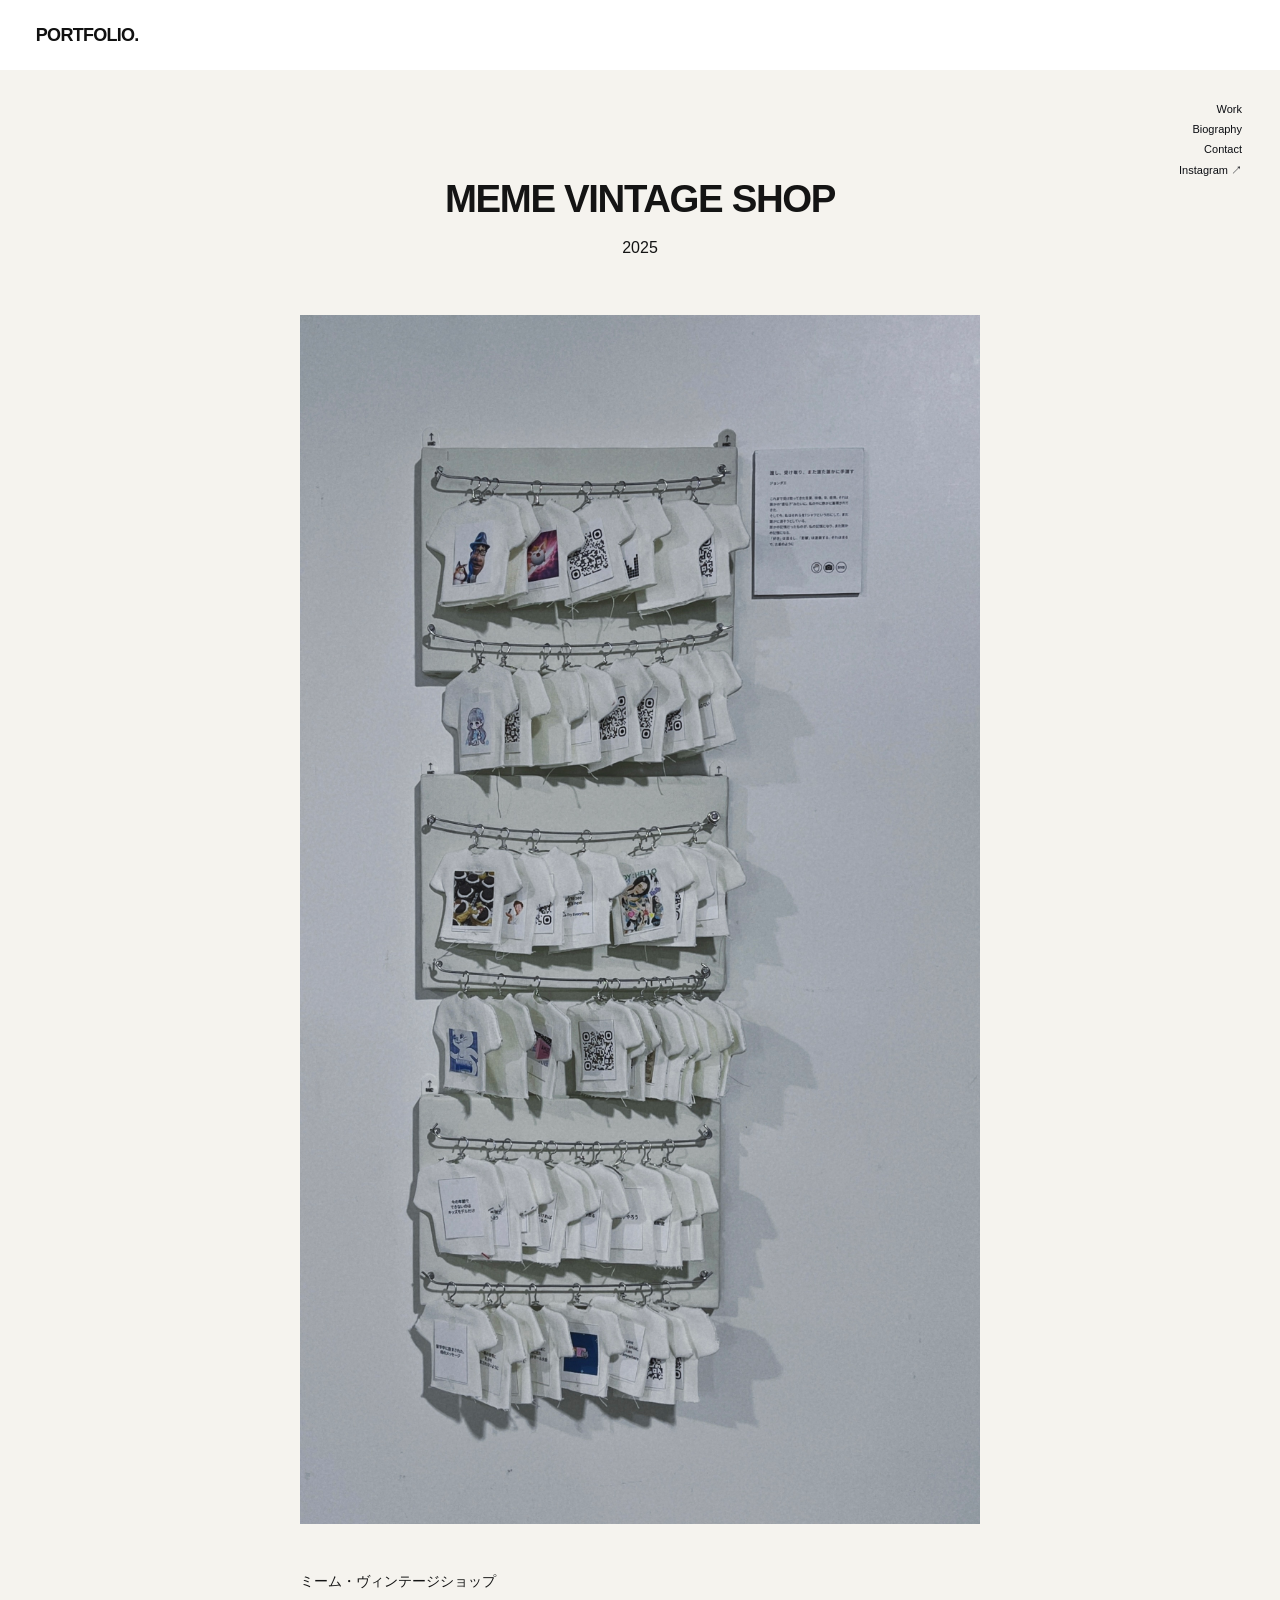
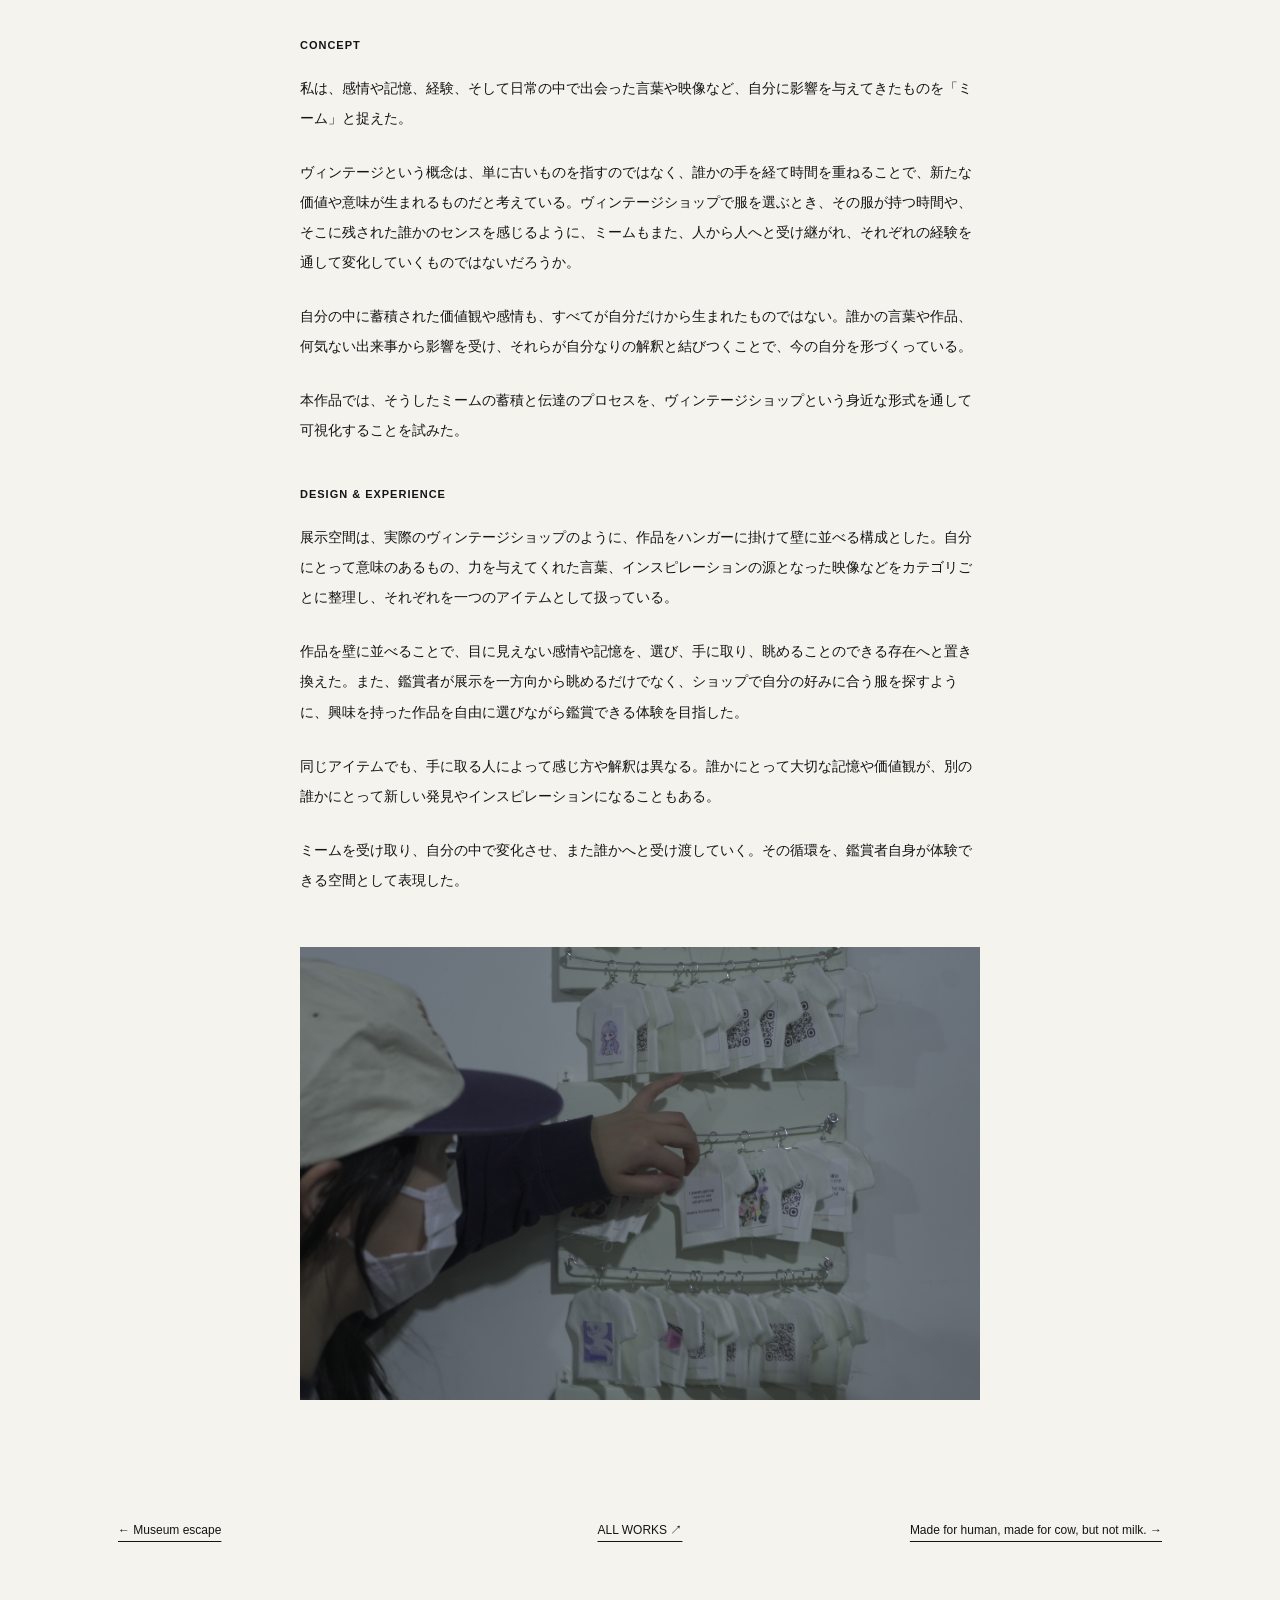
<file: work-meme-vintage-shop.html>
<!doctype html>
<html lang="ja"><head><meta charset="utf-8"><meta name="viewport" content="width=device-width, initial-scale=1"><meta name="theme-color" content="#f5f3ee"><title>MEME VINTAGE SHOP — PORTFOLIO</title><link rel="stylesheet" href="./style.css?v=dae-20261026"><link rel="stylesheet" href="./projects.css?v=dae-20261026"></head>
<body class="detail-page"><header class="topbar"><a class="brand" href="./index.html">PORTFOLIO<span>.</span></a></header>
<nav class="detail-menu" aria-label="Navigation"><a href="./index.html#works">Work</a><a href="./index.html#biography">Biography</a><a href="./index.html#contact">Contact</a><a href="https://www.instagram.com/cr.oh_/" target="_blank" rel="noopener noreferrer">Instagram ↗</a></nav><main id="top"><article class="project-detail">
<header class="detail-heading"><h1>MEME VINTAGE SHOP</h1><p>2025</p></header>
<figure class="detail-media lead-media portrait"><a href="./portfolio_2026/meme/picture/KakaoTalk_20261025_190515183.jpg" target="_blank" rel="noopener" aria-label="MEME VINTAGE SHOP — Full image"><img src="./portfolio_2026/meme/picture/KakaoTalk_20261025_190515183.jpg" width="1898" height="3374" data-preview="./assets/work-previews/meme-vintage-shop-01.jpg" alt="MEME VINTAGE SHOP" loading="eager" decoding="async"></a></figure>
<div class="detail-story" lang="ja"><p>ミーム・ヴィンテージショップ</p><h2>CONCEPT</h2><p>私は、感情や記憶、経験、そして日常の中で出会った言葉や映像など、自分に影響を与えてきたものを「ミーム」と捉えた。</p><p>ヴィンテージという概念は、単に古いものを指すのではなく、誰かの手を経て時間を重ねることで、新たな価値や意味が生まれるものだと考えている。ヴィンテージショップで服を選ぶとき、その服が持つ時間や、そこに残された誰かのセンスを感じるように、ミームもまた、人から人へと受け継がれ、それぞれの経験を通して変化していくものではないだろうか。</p><p>自分の中に蓄積された価値観や感情も、すべてが自分だけから生まれたものではない。誰かの言葉や作品、何気ない出来事から影響を受け、それらが自分なりの解釈と結びつくことで、今の自分を形づくっている。</p><p>本作品では、そうしたミームの蓄積と伝達のプロセスを、ヴィンテージショップという身近な形式を通して可視化することを試みた。</p><h2>DESIGN &amp; EXPERIENCE</h2><p>展示空間は、実際のヴィンテージショップのように、作品をハンガーに掛けて壁に並べる構成とした。自分にとって意味のあるもの、力を与えてくれた言葉、インスピレーションの源となった映像などをカテゴリごとに整理し、それぞれを一つのアイテムとして扱っている。</p><p>作品を壁に並べることで、目に見えない感情や記憶を、選び、手に取り、眺めることのできる存在へと置き換えた。また、鑑賞者が展示を一方向から眺めるだけでなく、ショップで自分の好みに合う服を探すように、興味を持った作品を自由に選びながら鑑賞できる体験を目指した。</p><p>同じアイテムでも、手に取る人によって感じ方や解釈は異なる。誰かにとって大切な記憶や価値観が、別の誰かにとって新しい発見やインスピレーションになることもある。</p><p>ミームを受け取り、自分の中で変化させ、また誰かへと受け渡していく。その循環を、鑑賞者自身が体験できる空間として表現した。</p></div>
<div class="detail-gallery"><figure class="detail-media  landscape"><a href="./portfolio_2026/meme/picture/KakaoTalk_20261025_190515183_01.jpg" target="_blank" rel="noopener" aria-label="MEME VINTAGE SHOP — Full image"><img src="./portfolio_2026/meme/picture/KakaoTalk_20261025_190515183_01.jpg" width="6192" height="4128" data-preview="./assets/work-previews/meme-vintage-shop-02.jpg" alt="MEME VINTAGE SHOP" loading="lazy" decoding="async"></a></figure></div>
<nav class="project-pagination" aria-label="Projects"><a href="./work-museum-escape.html" class="previous-project">← Museum escape</a><a href="./index.html#meme-vintage-shop" class="all-works">ALL WORKS ↗</a><a href="./work-nutty-milk.html" class="next-project">Made for human, made for cow, but not milk. →</a></nav>
</article></main><script src="./media.js?v=dae-20261026"></script></body></html>
</file>
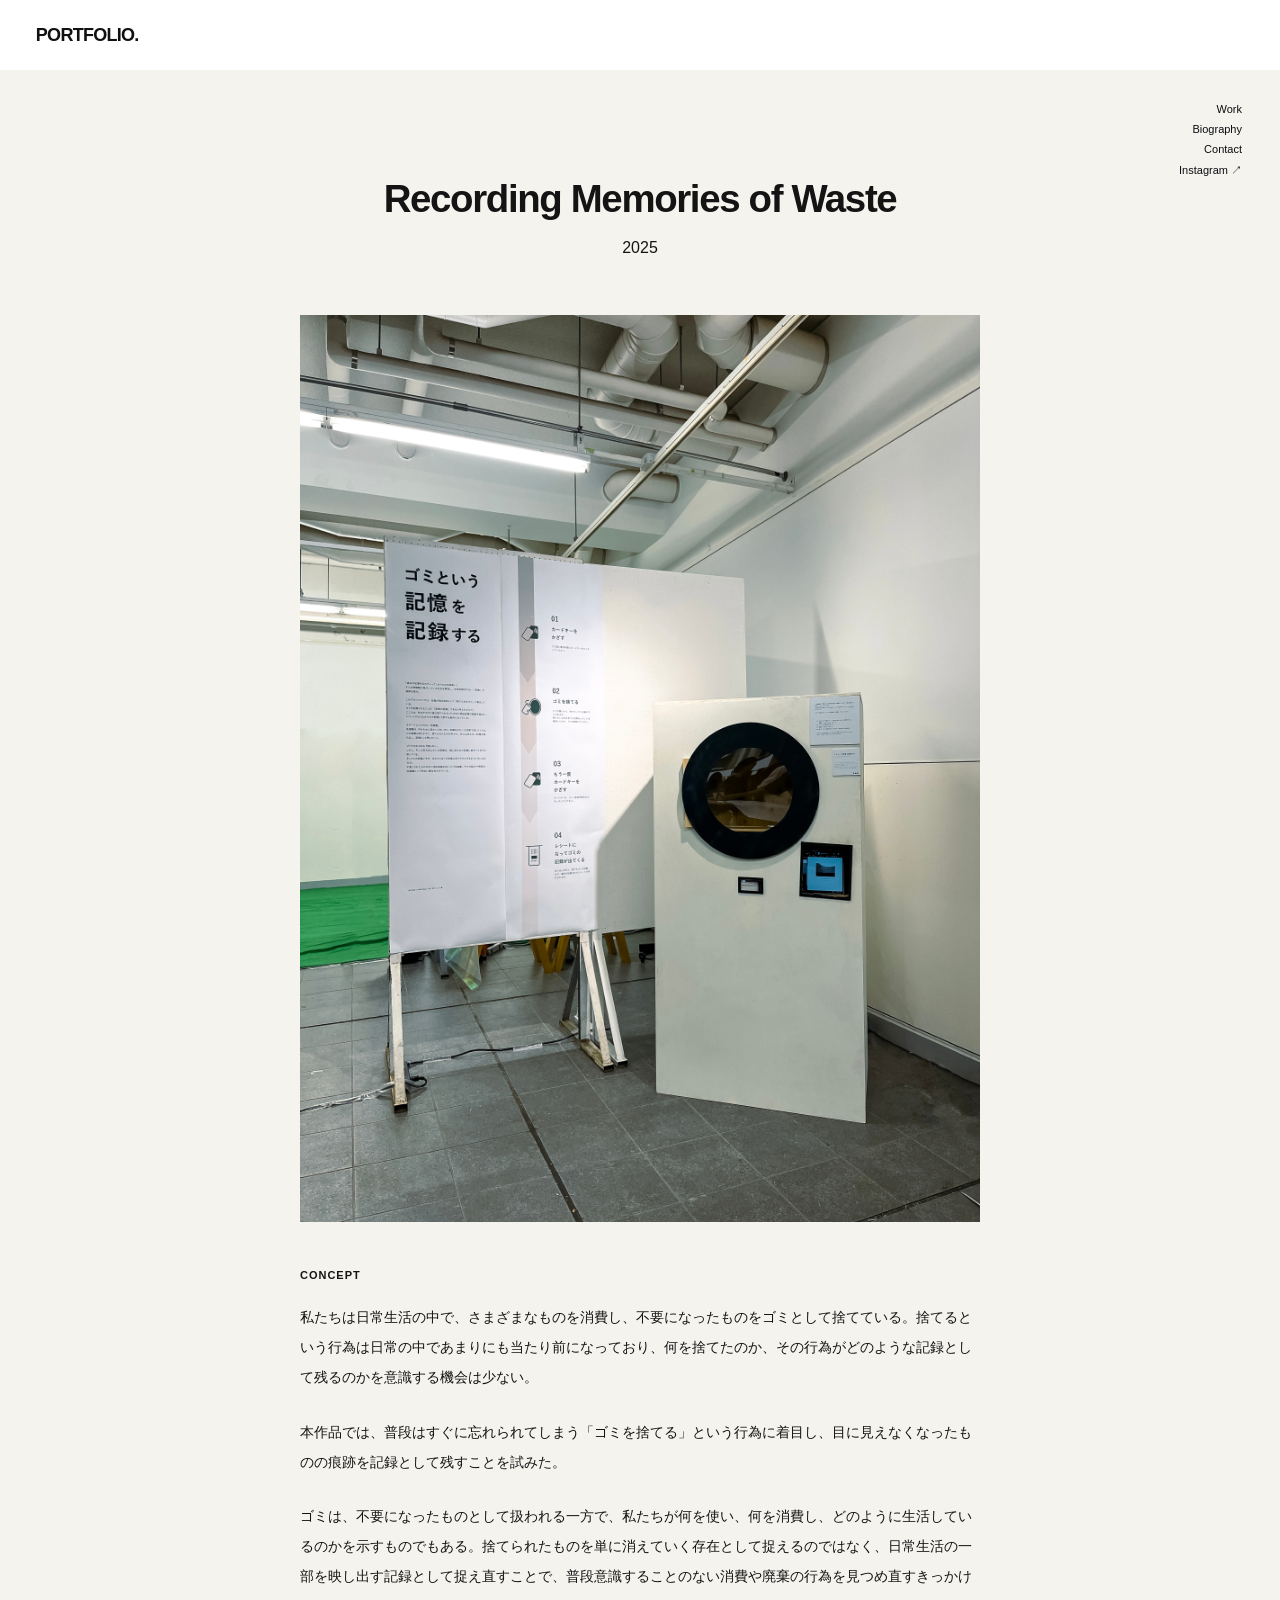
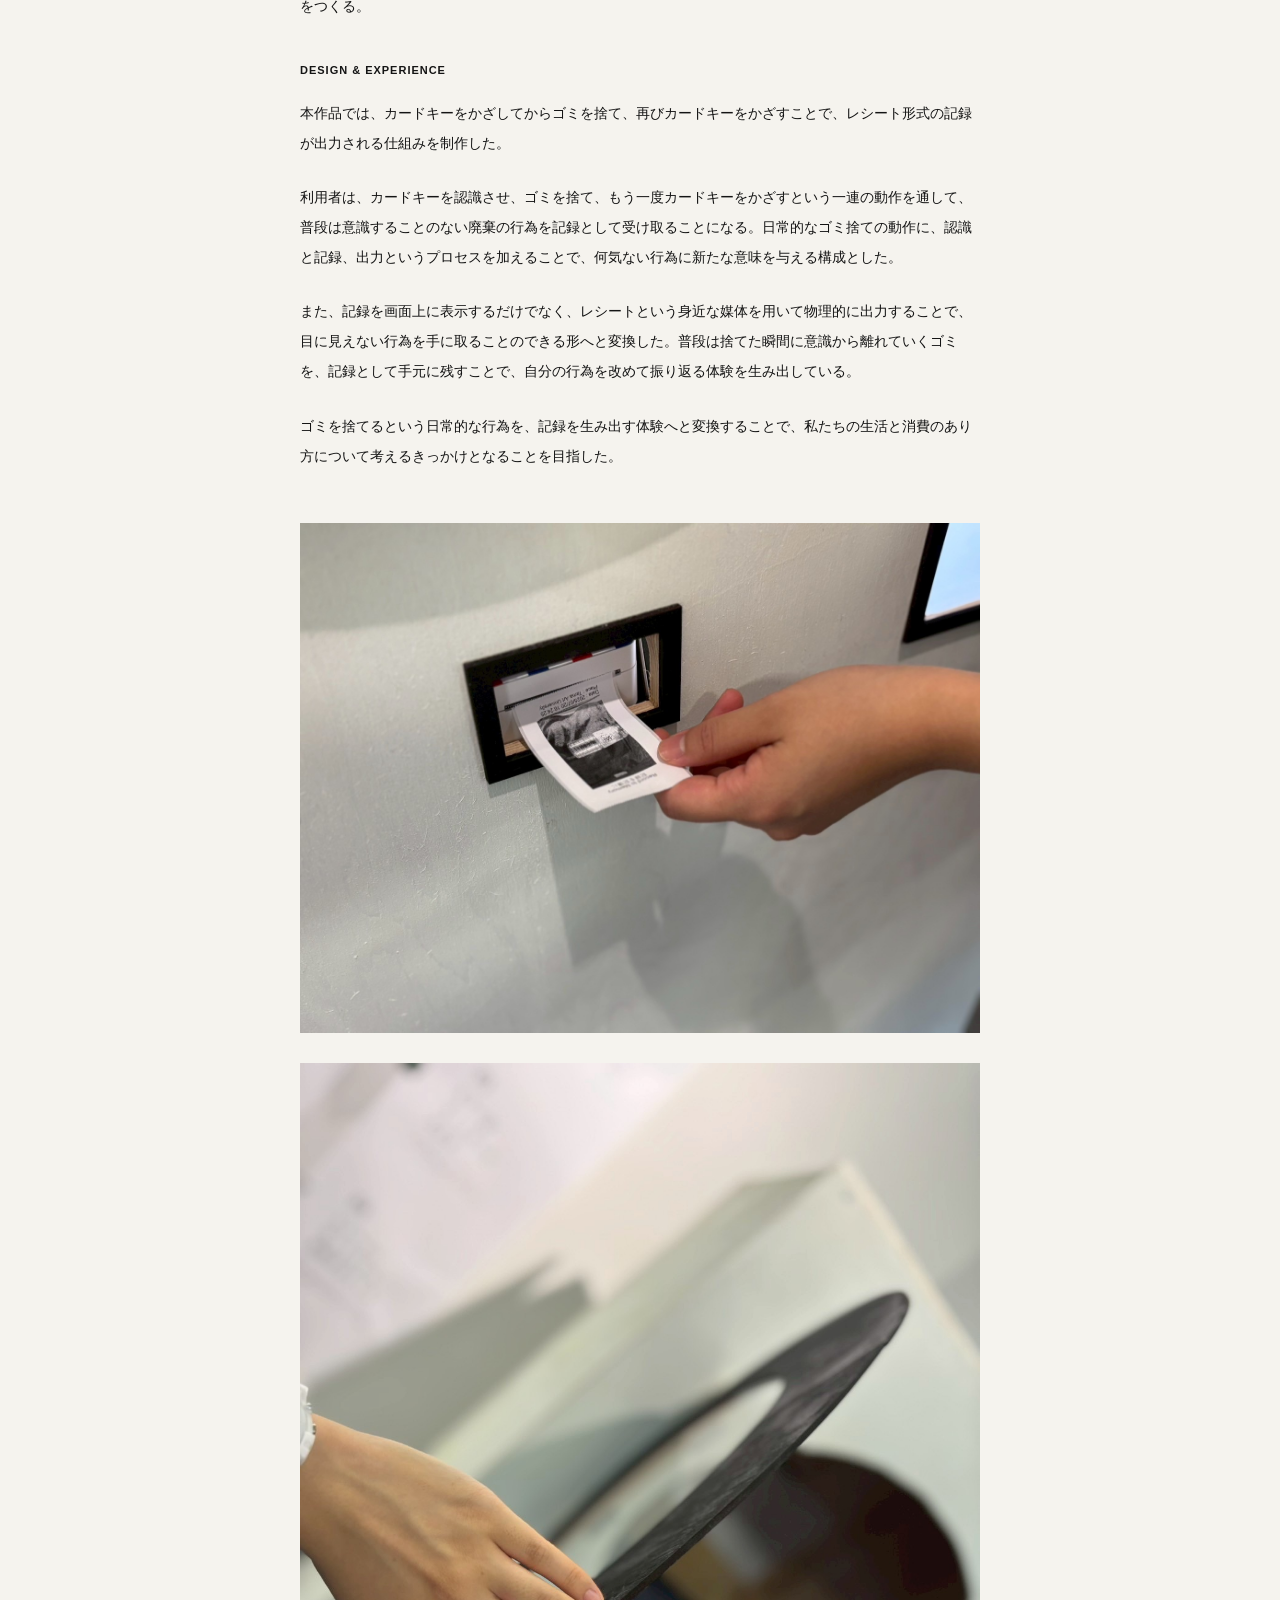
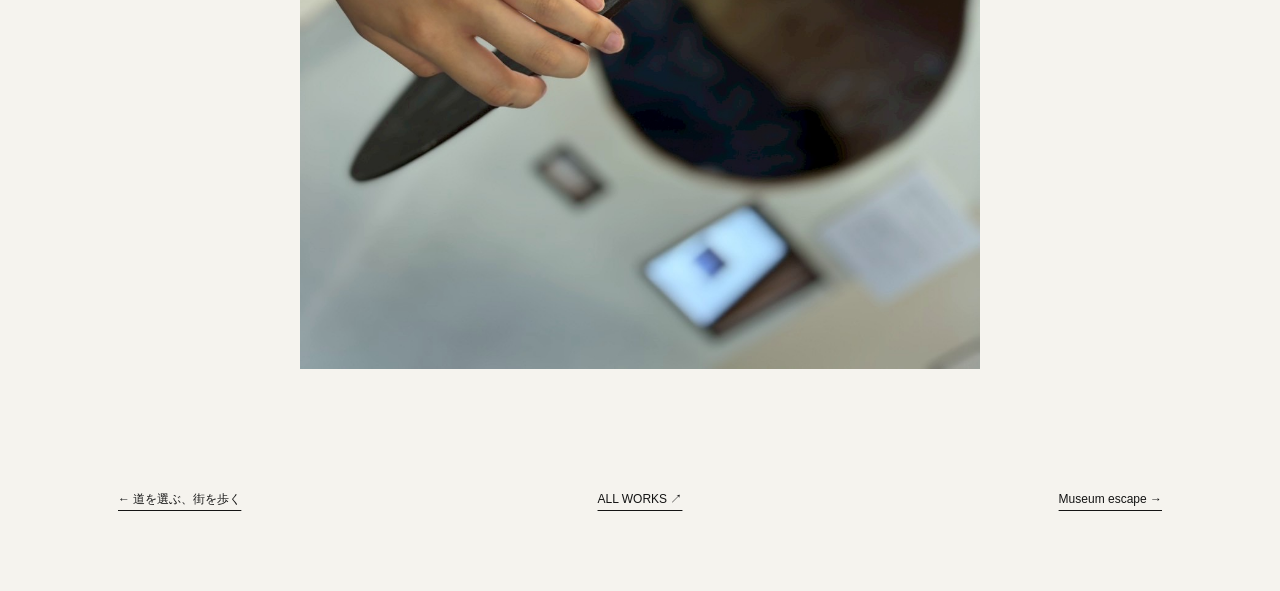
<file: work-memories-of-waste.html>
<!doctype html>
<html lang="ja"><head><meta charset="utf-8"><meta name="viewport" content="width=device-width, initial-scale=1"><meta name="theme-color" content="#f5f3ee"><title>Recording Memories of Waste — PORTFOLIO</title><link rel="stylesheet" href="./style.css?v=dae-20261026"><link rel="stylesheet" href="./projects.css?v=dae-20261026"></head>
<body class="detail-page"><header class="topbar"><a class="brand" href="./index.html">PORTFOLIO<span>.</span></a></header>
<nav class="detail-menu" aria-label="Navigation"><a href="./index.html#works">Work</a><a href="./index.html#biography">Biography</a><a href="./index.html#contact">Contact</a><a href="https://www.instagram.com/cr.oh_/" target="_blank" rel="noopener noreferrer">Instagram ↗</a></nav><main id="top"><article class="project-detail">
<header class="detail-heading"><h1>Recording Memories of Waste</h1><p>2025</p></header>
<figure class="detail-media lead-media portrait"><a href="./portfolio_2026/city/picture/KakaoTalk_20261025_192235442.jpg" target="_blank" rel="noopener" aria-label="Recording Memories of Waste — Full image"><img src="./portfolio_2026/city/picture/KakaoTalk_20261025_192235442.jpg" width="3024" height="4032" data-preview="./assets/work-previews/memories-of-waste-01.jpg" alt="Recording Memories of Waste" loading="eager" decoding="async"></a></figure>
<div class="detail-story" lang="ja"><h2>CONCEPT</h2><p>私たちは日常生活の中で、さまざまなものを消費し、不要になったものをゴミとして捨てている。捨てるという行為は日常の中であまりにも当たり前になっており、何を捨てたのか、その行為がどのような記録として残るのかを意識する機会は少ない。</p><p>本作品では、普段はすぐに忘れられてしまう「ゴミを捨てる」という行為に着目し、目に見えなくなったものの痕跡を記録として残すことを試みた。</p><p>ゴミは、不要になったものとして扱われる一方で、私たちが何を使い、何を消費し、どのように生活しているのかを示すものでもある。捨てられたものを単に消えていく存在として捉えるのではなく、日常生活の一部を映し出す記録として捉え直すことで、普段意識することのない消費や廃棄の行為を見つめ直すきっかけをつくる。</p><h2>DESIGN &amp; EXPERIENCE</h2><p>本作品では、カードキーをかざしてからゴミを捨て、再びカードキーをかざすことで、レシート形式の記録が出力される仕組みを制作した。</p><p>利用者は、カードキーを認識させ、ゴミを捨て、もう一度カードキーをかざすという一連の動作を通して、普段は意識することのない廃棄の行為を記録として受け取ることになる。日常的なゴミ捨ての動作に、認識と記録、出力というプロセスを加えることで、何気ない行為に新たな意味を与える構成とした。</p><p>また、記録を画面上に表示するだけでなく、レシートという身近な媒体を用いて物理的に出力することで、目に見えない行為を手に取ることのできる形へと変換した。普段は捨てた瞬間に意識から離れていくゴミを、記録として手元に残すことで、自分の行為を改めて振り返る体験を生み出している。</p><p>ゴミを捨てるという日常的な行為を、記録を生み出す体験へと変換することで、私たちの生活と消費のあり方について考えるきっかけとなることを目指した。</p></div>
<div class="detail-gallery"><figure class="detail-media  landscape"><a href="./portfolio_2026/city/picture/KakaoTalk_20261025_192235442_01.jpg" target="_blank" rel="noopener" aria-label="Recording Memories of Waste — Full image"><img src="./portfolio_2026/city/picture/KakaoTalk_20261025_192235442_01.jpg" width="1477" height="1108" data-preview="./assets/work-previews/memories-of-waste-02.jpg" alt="Recording Memories of Waste" loading="lazy" decoding="async"></a></figure><figure class="detail-media  portrait"><a href="./portfolio_2026/city/picture/KakaoTalk_20261025_192235442_02.jpg" target="_blank" rel="noopener" aria-label="Recording Memories of Waste — Full image"><img src="./portfolio_2026/city/picture/KakaoTalk_20261025_192235442_02.jpg" width="1108" height="1477" data-preview="./assets/work-previews/memories-of-waste-03.jpg" alt="Recording Memories of Waste" loading="lazy" decoding="async"></a></figure></div>
<nav class="project-pagination" aria-label="Projects"><a href="./work-choose-your-path.html" class="previous-project">← 道を選ぶ、街を歩く</a><a href="./index.html#memories-of-waste" class="all-works">ALL WORKS ↗</a><a href="./work-museum-escape.html" class="next-project">Museum escape →</a></nav>
</article></main><script src="./media.js?v=dae-20261026"></script></body></html>
</file>
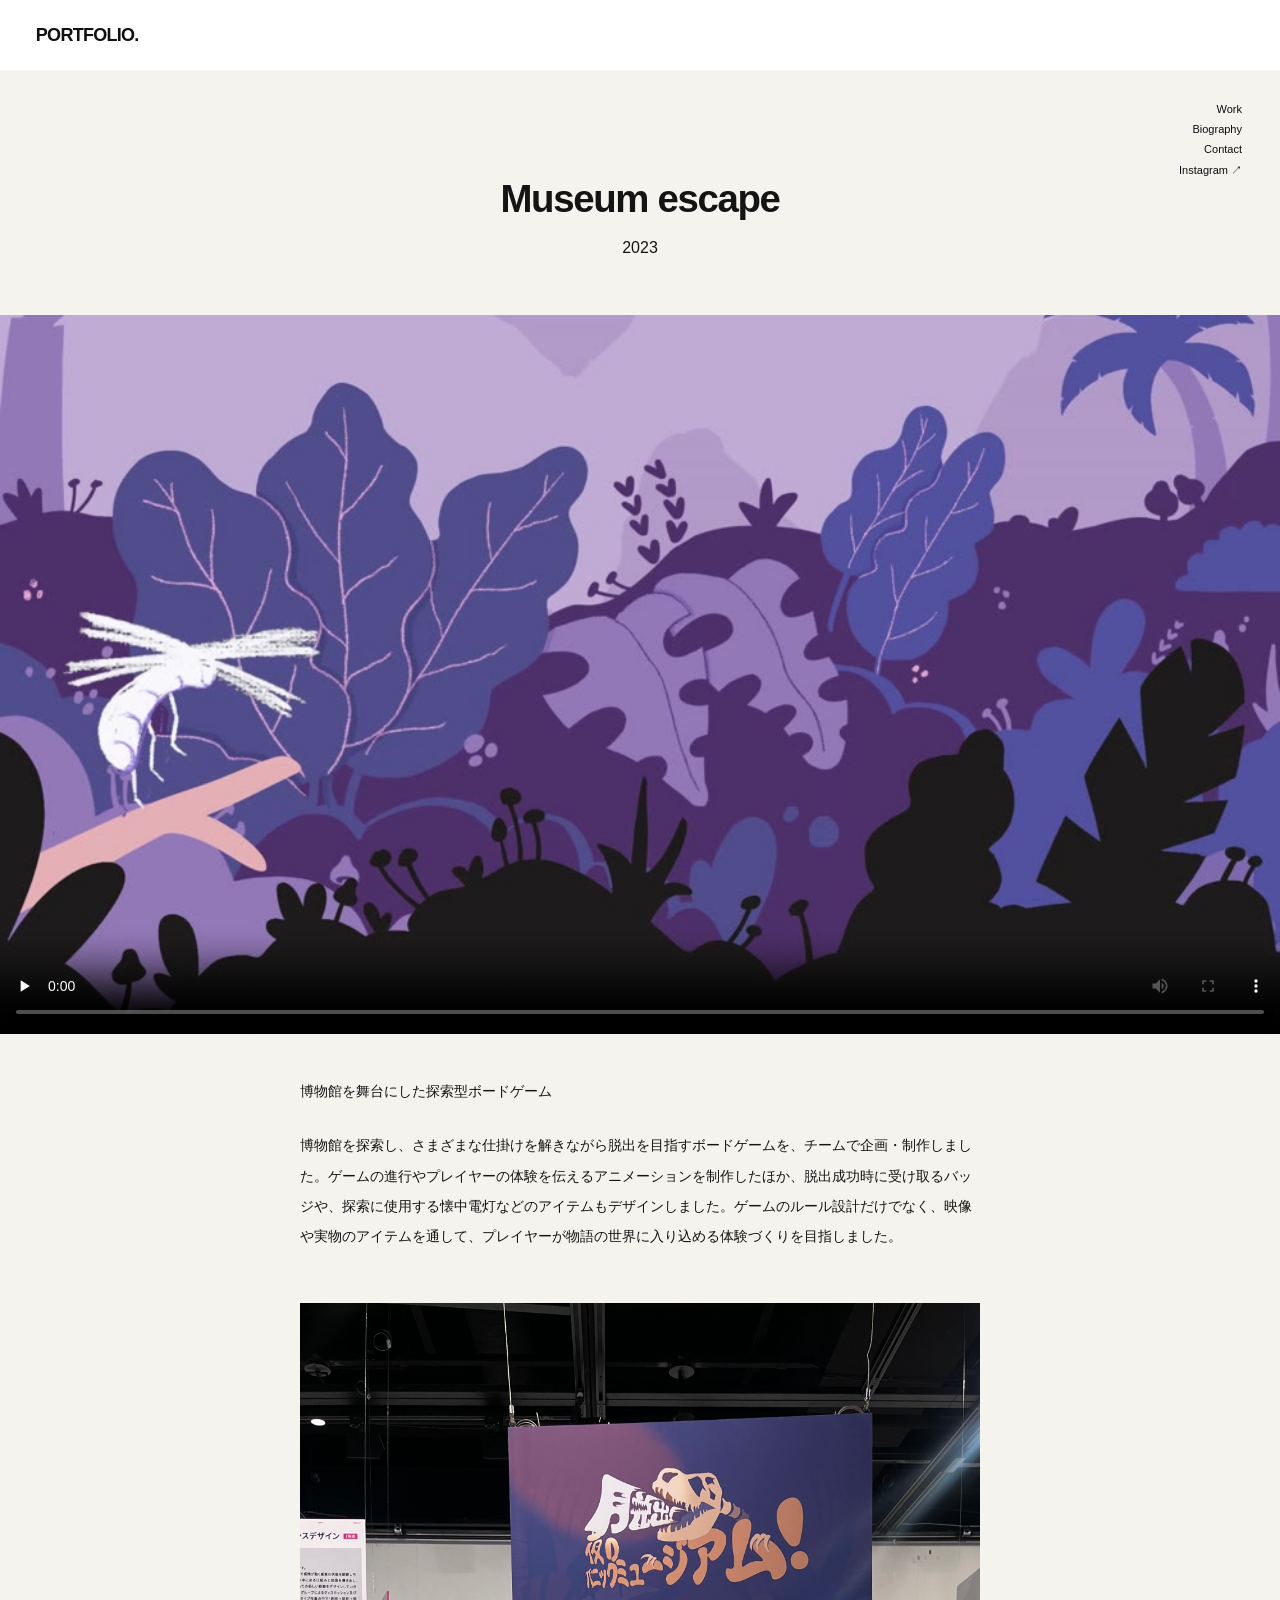
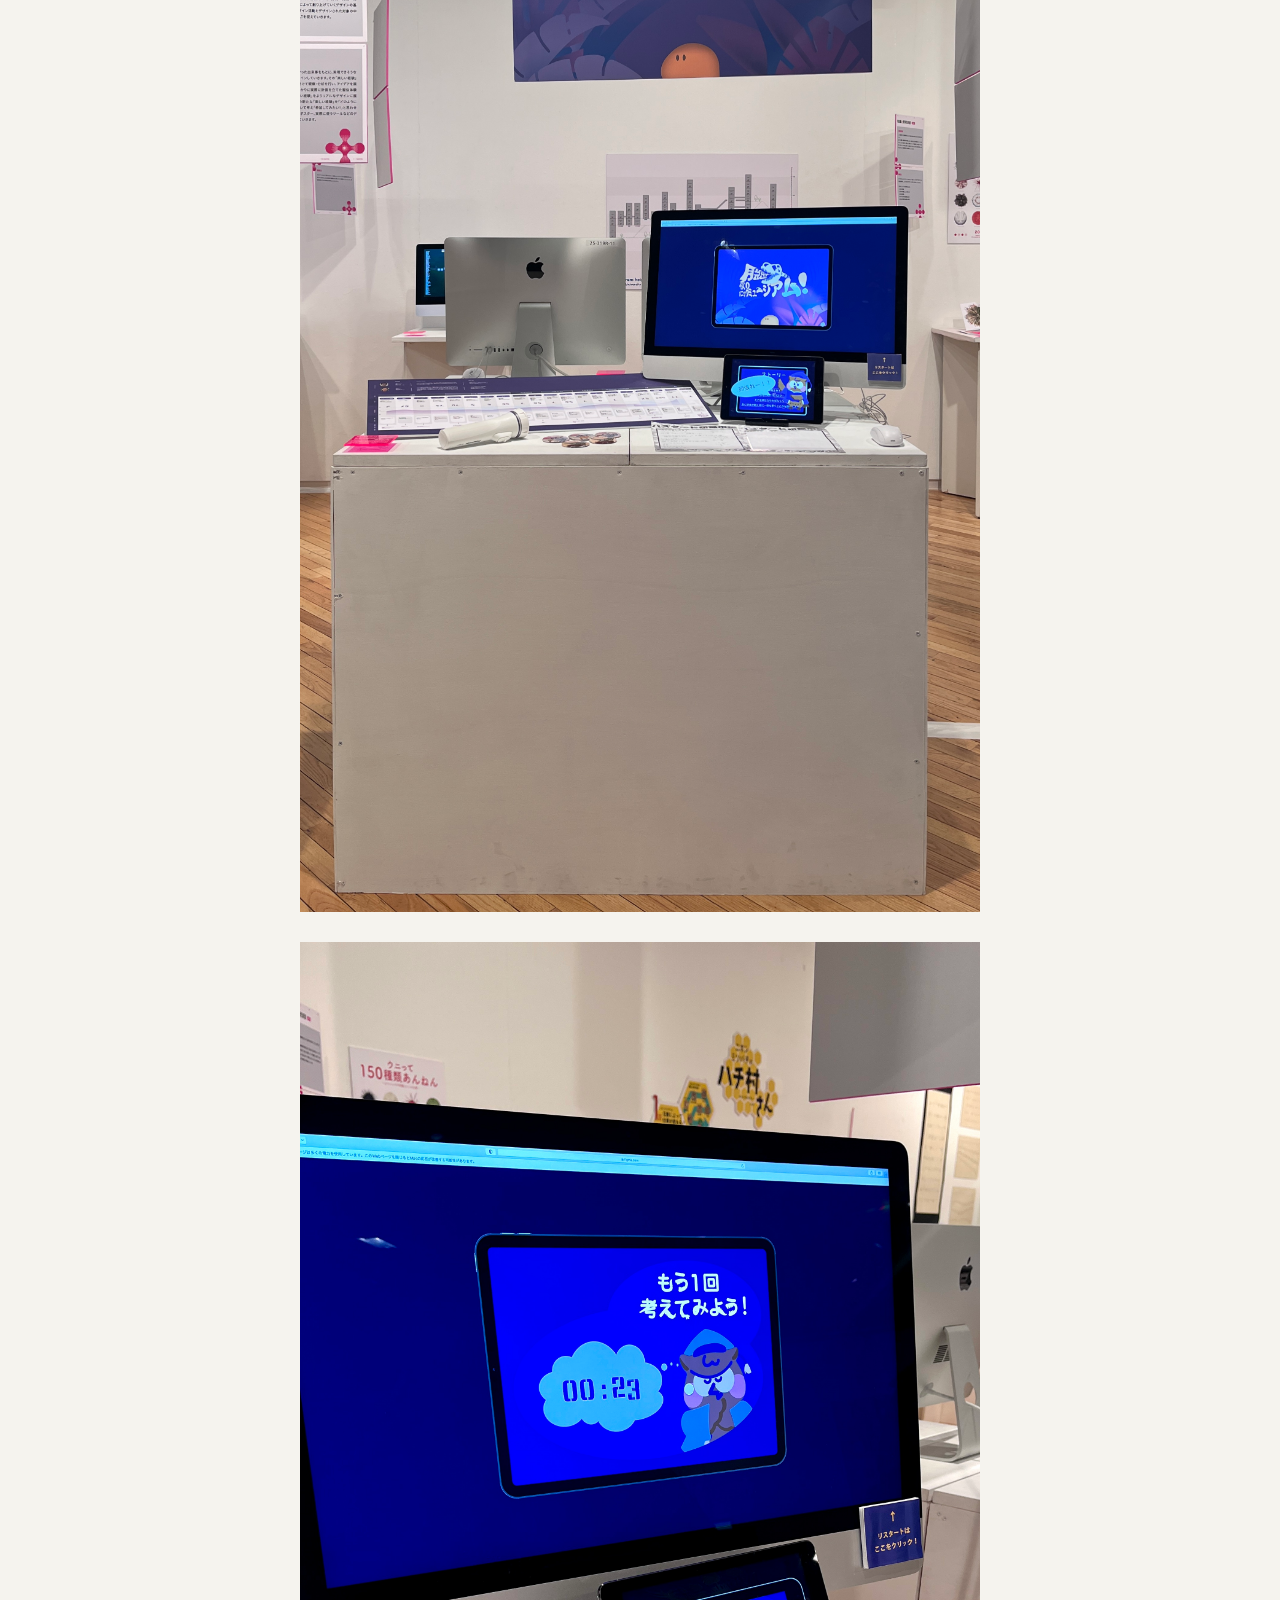
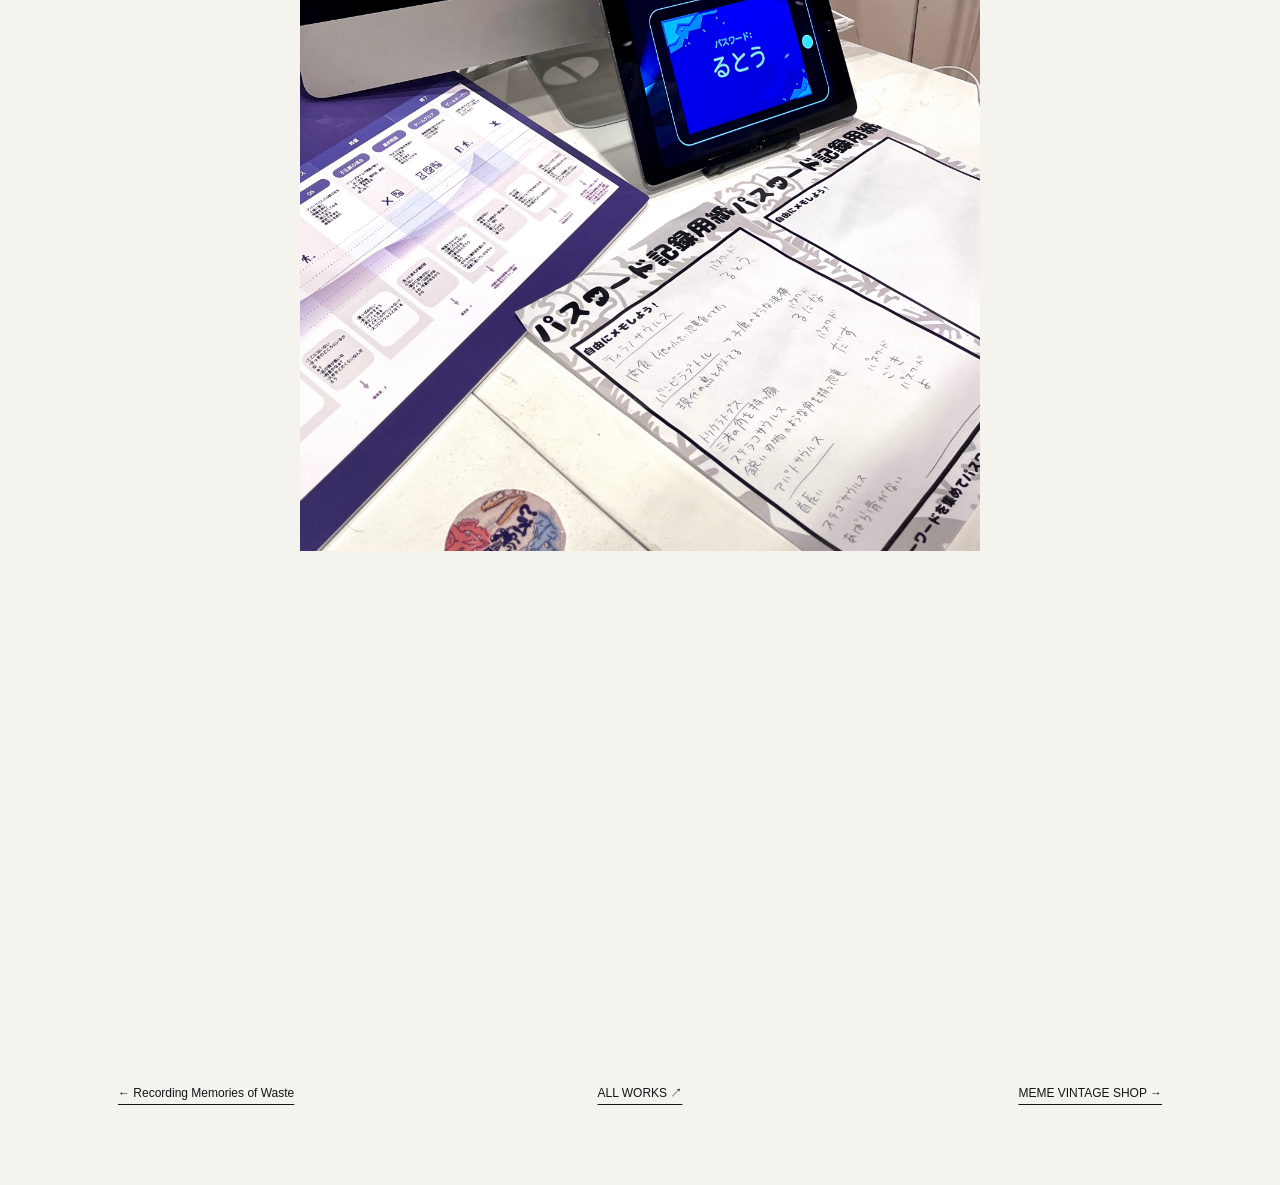
<file: work-museum-escape.html>
<!doctype html>
<html lang="ja"><head><meta charset="utf-8"><meta name="viewport" content="width=device-width, initial-scale=1"><meta name="theme-color" content="#f5f3ee"><title>Museum escape — PORTFOLIO</title><link rel="stylesheet" href="./style.css?v=dae-20261026"><link rel="stylesheet" href="./projects.css?v=dae-20261026"></head>
<body class="detail-page"><header class="topbar"><a class="brand" href="./index.html">PORTFOLIO<span>.</span></a></header>
<nav class="detail-menu" aria-label="Navigation"><a href="./index.html#works">Work</a><a href="./index.html#biography">Biography</a><a href="./index.html#contact">Contact</a><a href="https://www.instagram.com/cr.oh_/" target="_blank" rel="noopener noreferrer">Instagram ↗</a></nav><main id="top"><article class="project-detail">
<header class="detail-heading"><h1>Museum escape</h1><p>2023</p></header>
<figure class="detail-media lead-media is-film"><video controls playsinline preload="none" poster="./assets/work-previews/museum-escape-film.jpg" aria-label="Museum escape"><source src="./portfolio_2026/Dinosaur/picture/Comp%201.mp4" type="video/mp4">Your browser does not support video.</video><p class="video-fallback" hidden>動画を読み込めません。<a href="./portfolio_2026/Dinosaur/picture/Comp%201.mp4" target="_blank" rel="noopener">動画を開く ↗</a></p></figure>
<div class="detail-story" lang="ja"><p>博物館を舞台にした探索型ボードゲーム</p><p>博物館を探索し、さまざまな仕掛けを解きながら脱出を目指すボードゲームを、チームで企画・制作しました。ゲームの進行やプレイヤーの体験を伝えるアニメーションを制作したほか、脱出成功時に受け取るバッジや、探索に使用する懐中電灯などのアイテムもデザインしました。ゲームのルール設計だけでなく、映像や実物のアイテムを通して、プレイヤーが物語の世界に入り込める体験づくりを目指しました。</p></div>
<div class="detail-gallery"><figure class="detail-media  portrait"><a href="./portfolio_2026/Dinosaur/picture/KakaoTalk_20261025_195202528.jpg" target="_blank" rel="noopener" aria-label="Museum escape — Full image"><img src="./portfolio_2026/Dinosaur/picture/KakaoTalk_20261025_195202528.jpg" width="2213" height="3934" data-preview="./assets/work-previews/museum-escape-01.jpg" alt="Museum escape" loading="lazy" decoding="async"></a></figure><figure class="detail-media  portrait"><a href="./portfolio_2026/Dinosaur/picture/KakaoTalk_20261025_195202528_01.jpg" target="_blank" rel="noopener" aria-label="Museum escape — Full image"><img src="./portfolio_2026/Dinosaur/picture/KakaoTalk_20261025_195202528_01.jpg" width="2268" height="4032" data-preview="./assets/work-previews/museum-escape-03.jpg" alt="Museum escape" loading="lazy" decoding="async"></a></figure><figure class="detail-media  landscape"><a href="./portfolio_2026/Dinosaur/picture/KakaoTalk_20261025_200007460.jpg" target="_blank" rel="noopener" aria-label="Museum escape — Full image"><img src="./portfolio_2026/Dinosaur/picture/KakaoTalk_20261025_200007460.jpg" width="3024" height="1701" data-preview="./assets/work-previews/museum-escape-04.jpg" alt="Museum escape" loading="lazy" decoding="async"></a></figure></div>
<nav class="project-pagination" aria-label="Projects"><a href="./work-memories-of-waste.html" class="previous-project">← Recording Memories of Waste</a><a href="./index.html#museum-escape" class="all-works">ALL WORKS ↗</a><a href="./work-meme-vintage-shop.html" class="next-project">MEME VINTAGE SHOP →</a></nav>
</article></main><script src="./media.js?v=dae-20261026"></script></body></html>
</file>
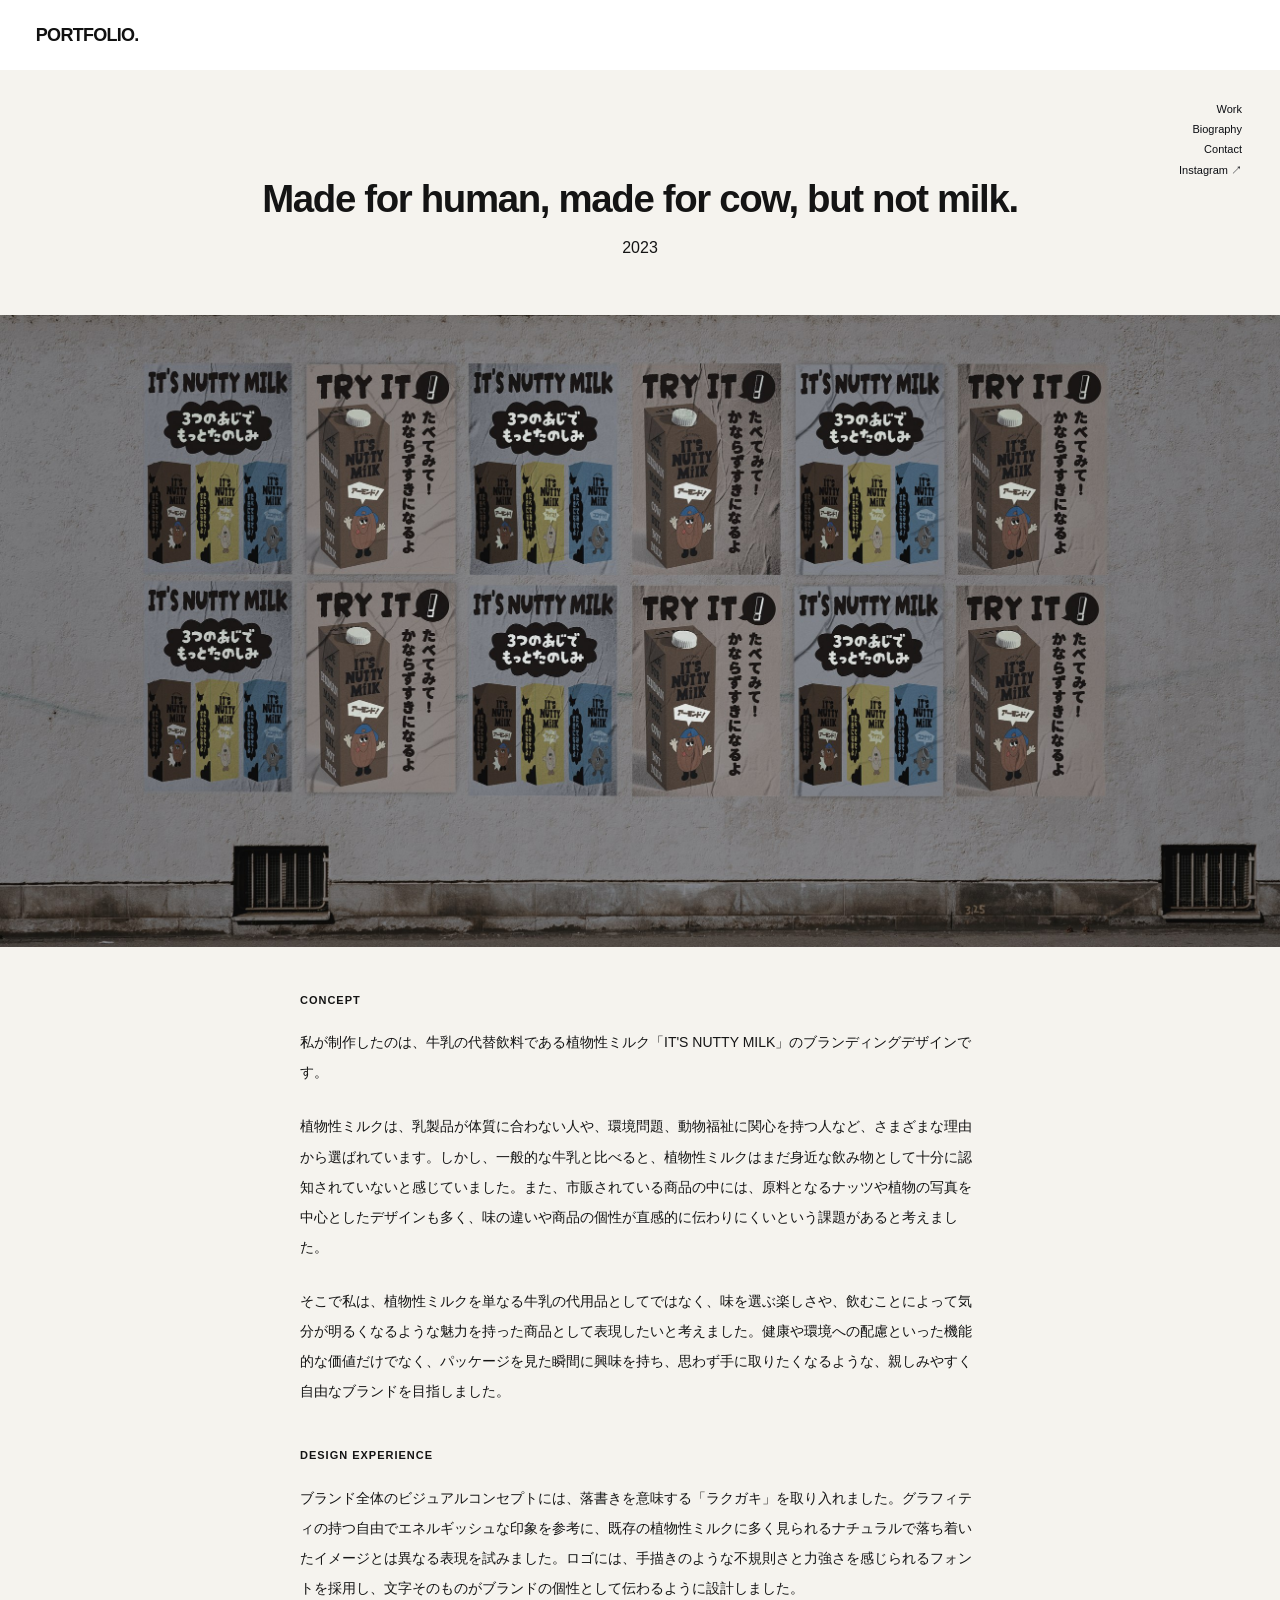
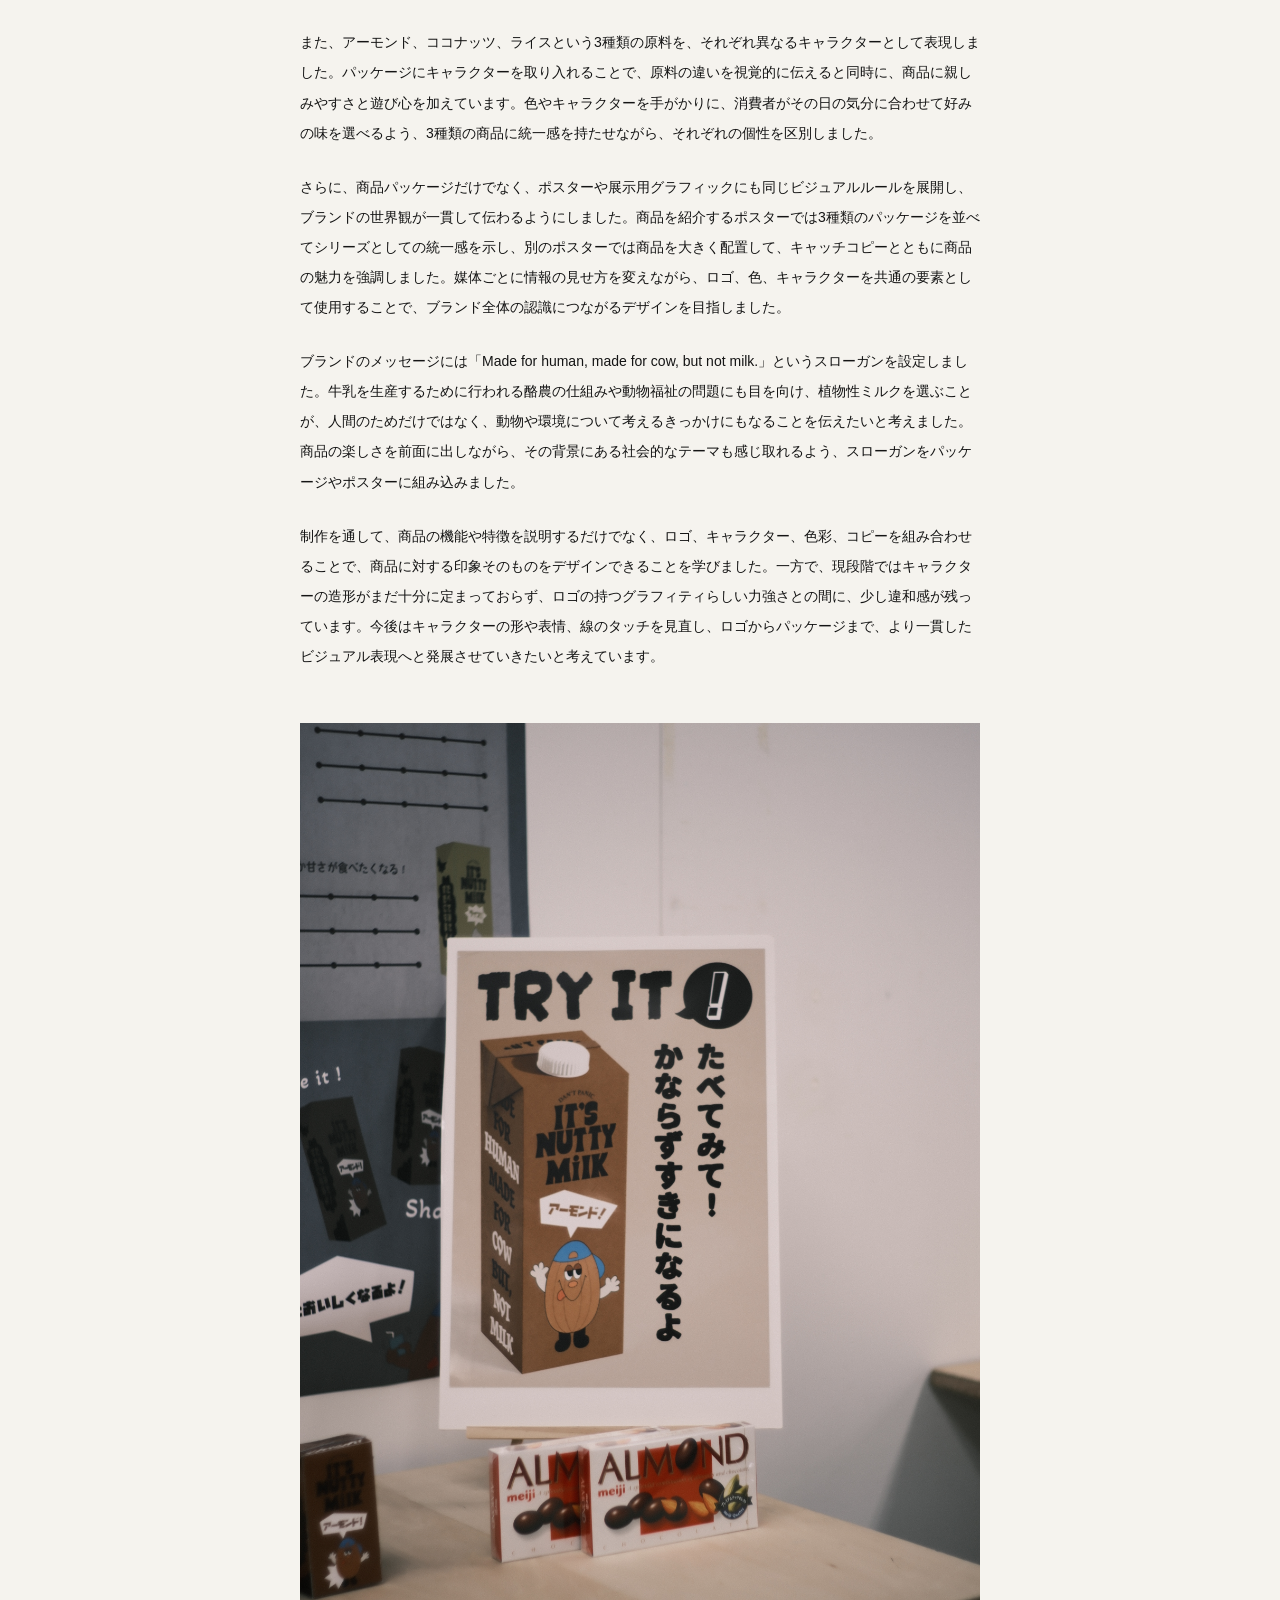
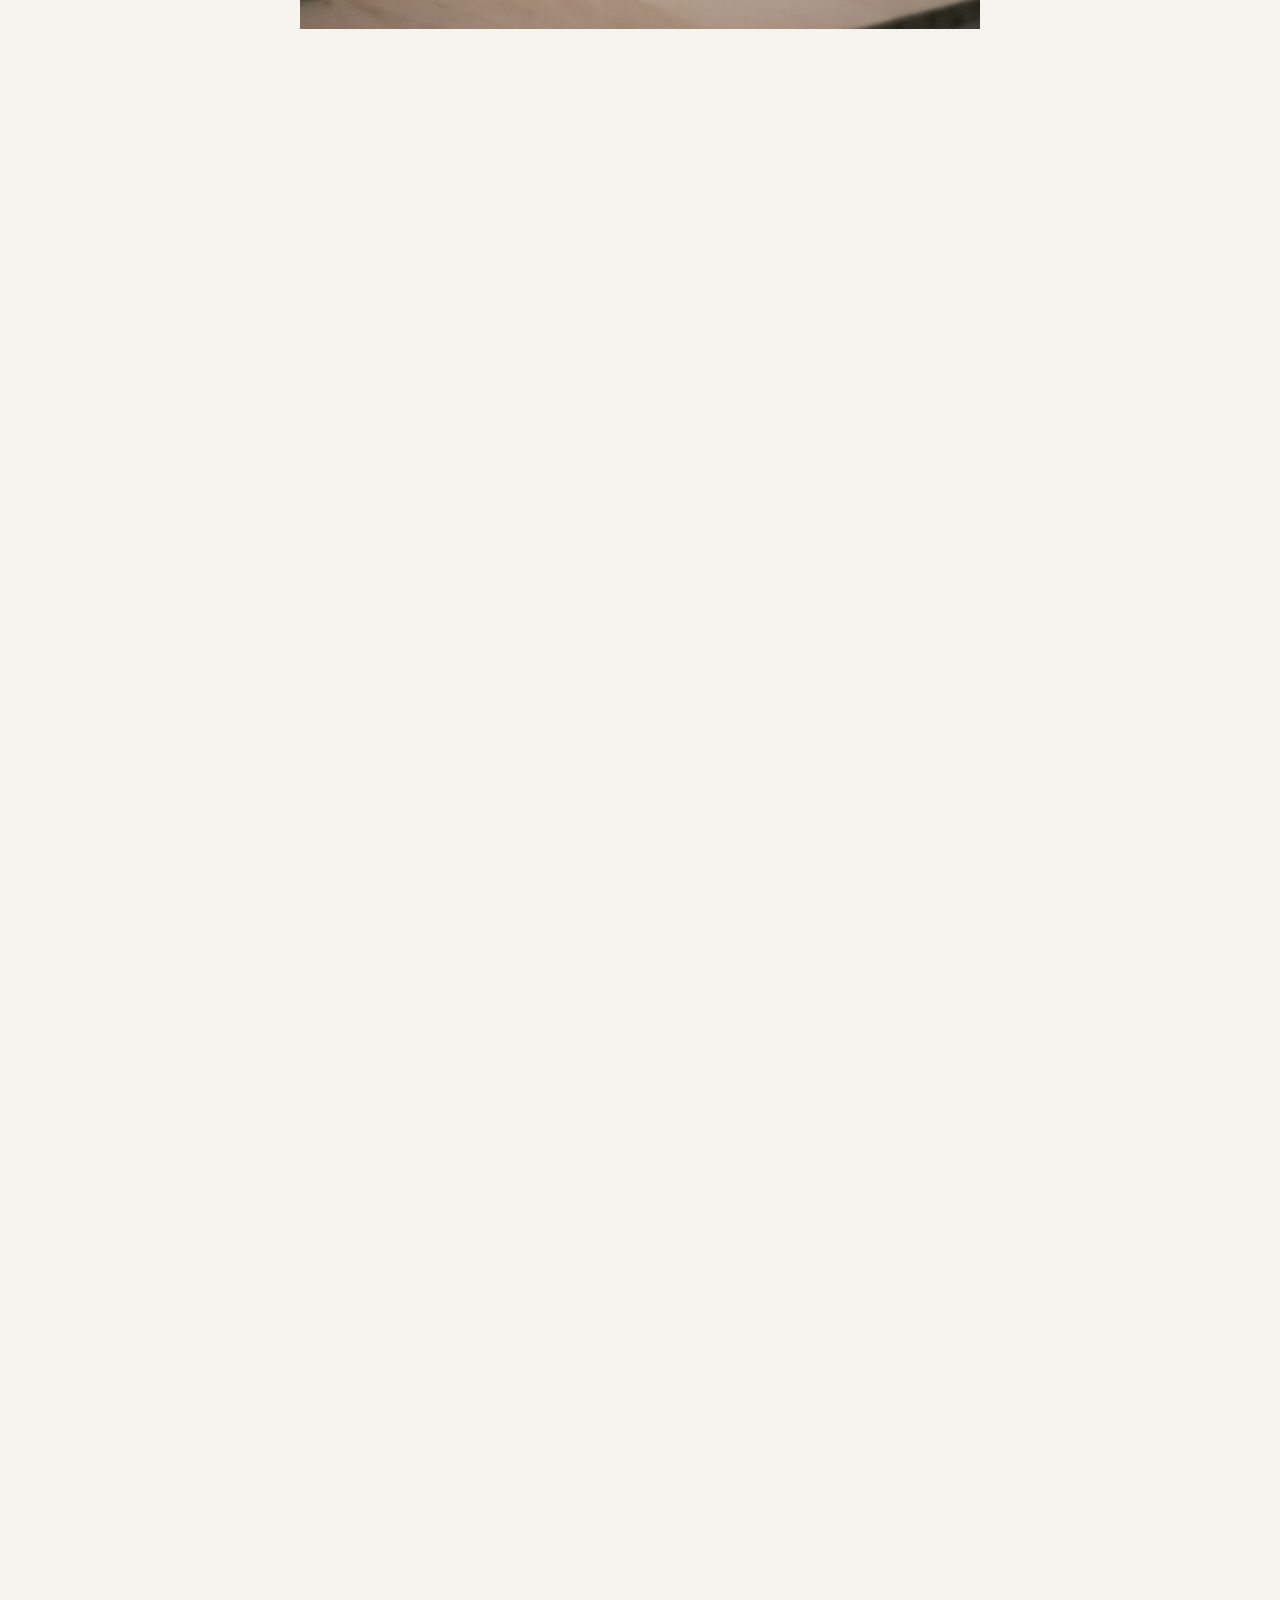
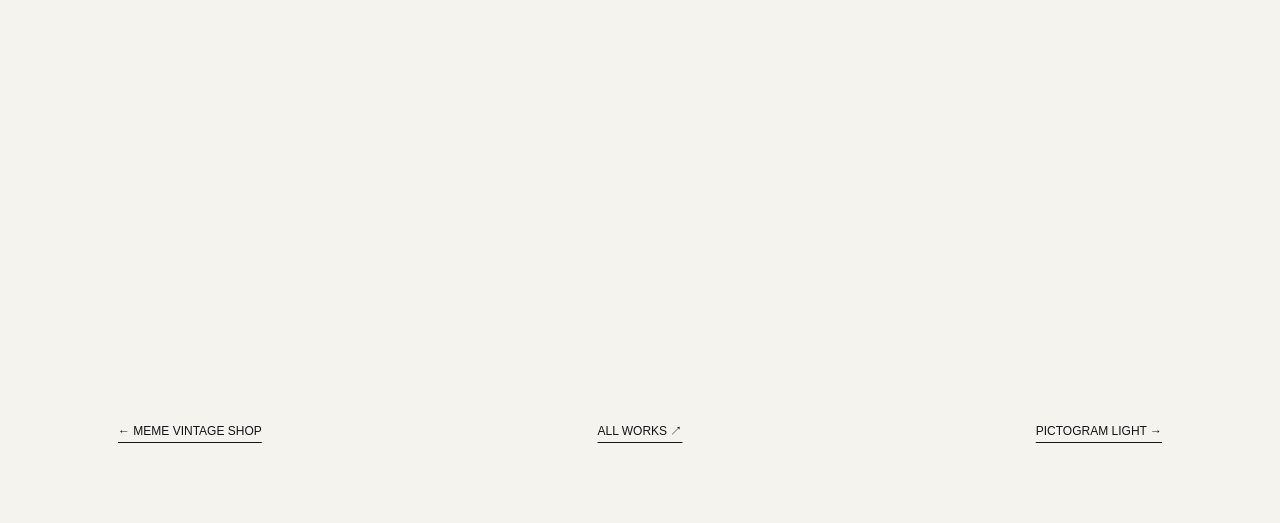
<file: work-nutty-milk.html>
<!doctype html>
<html lang="ja"><head><meta charset="utf-8"><meta name="viewport" content="width=device-width, initial-scale=1"><meta name="theme-color" content="#f5f3ee"><title>Made for human, made for cow, but not milk. — PORTFOLIO</title><link rel="stylesheet" href="./style.css?v=dae-20261026"><link rel="stylesheet" href="./projects.css?v=dae-20261026"></head>
<body class="detail-page"><header class="topbar"><a class="brand" href="./index.html">PORTFOLIO<span>.</span></a></header>
<nav class="detail-menu" aria-label="Navigation"><a href="./index.html#works">Work</a><a href="./index.html#biography">Biography</a><a href="./index.html#contact">Contact</a><a href="https://www.instagram.com/cr.oh_/" target="_blank" rel="noopener noreferrer">Instagram ↗</a></nav><main id="top"><article class="project-detail">
<header class="detail-heading"><h1>Made for human, made for cow, but not milk.</h1><p>2023</p></header>
<figure class="detail-media lead-media landscape"><a href="./assets/work-previews/nutty-milk-cover.jpg" target="_blank" rel="noopener" aria-label="Made for human, made for cow, but not milk. — Full image"><img src="./assets/work-previews/nutty-milk-cover.jpg" width="3543" height="1748" data-preview="./assets/work-previews/nutty-milk-01.jpg" alt="Made for human, made for cow, but not milk." loading="eager" decoding="async"></a></figure>
<div class="detail-story" lang="ja"><h2>CONCEPT</h2><p>私が制作したのは、牛乳の代替飲料である植物性ミルク「IT&#x27;S NUTTY MILK」のブランディングデザインです。</p><p>植物性ミルクは、乳製品が体質に合わない人や、環境問題、動物福祉に関心を持つ人など、さまざまな理由から選ばれています。しかし、一般的な牛乳と比べると、植物性ミルクはまだ身近な飲み物として十分に認知されていないと感じていました。また、市販されている商品の中には、原料となるナッツや植物の写真を中心としたデザインも多く、味の違いや商品の個性が直感的に伝わりにくいという課題があると考えました。</p><p>そこで私は、植物性ミルクを単なる牛乳の代用品としてではなく、味を選ぶ楽しさや、飲むことによって気分が明るくなるような魅力を持った商品として表現したいと考えました。健康や環境への配慮といった機能的な価値だけでなく、パッケージを見た瞬間に興味を持ち、思わず手に取りたくなるような、親しみやすく自由なブランドを目指しました。</p><h2>DESIGN EXPERIENCE</h2><p>ブランド全体のビジュアルコンセプトには、落書きを意味する「ラクガキ」を取り入れました。グラフィティの持つ自由でエネルギッシュな印象を参考に、既存の植物性ミルクに多く見られるナチュラルで落ち着いたイメージとは異なる表現を試みました。ロゴには、手描きのような不規則さと力強さを感じられるフォントを採用し、文字そのものがブランドの個性として伝わるように設計しました。</p><p>また、アーモンド、ココナッツ、ライスという3種類の原料を、それぞれ異なるキャラクターとして表現しました。パッケージにキャラクターを取り入れることで、原料の違いを視覚的に伝えると同時に、商品に親しみやすさと遊び心を加えています。色やキャラクターを手がかりに、消費者がその日の気分に合わせて好みの味を選べるよう、3種類の商品に統一感を持たせながら、それぞれの個性を区別しました。</p><p>さらに、商品パッケージだけでなく、ポスターや展示用グラフィックにも同じビジュアルルールを展開し、ブランドの世界観が一貫して伝わるようにしました。商品を紹介するポスターでは3種類のパッケージを並べてシリーズとしての統一感を示し、別のポスターでは商品を大きく配置して、キャッチコピーとともに商品の魅力を強調しました。媒体ごとに情報の見せ方を変えながら、ロゴ、色、キャラクターを共通の要素として使用することで、ブランド全体の認識につながるデザインを目指しました。</p><p>ブランドのメッセージには「Made for human, made for cow, but not milk.」というスローガンを設定しました。牛乳を生産するために行われる酪農の仕組みや動物福祉の問題にも目を向け、植物性ミルクを選ぶことが、人間のためだけではなく、動物や環境について考えるきっかけにもなることを伝えたいと考えました。商品の楽しさを前面に出しながら、その背景にある社会的なテーマも感じ取れるよう、スローガンをパッケージやポスターに組み込みました。</p><p>制作を通して、商品の機能や特徴を説明するだけでなく、ロゴ、キャラクター、色彩、コピーを組み合わせることで、商品に対する印象そのものをデザインできることを学びました。一方で、現段階ではキャラクターの造形がまだ十分に定まっておらず、ロゴの持つグラフィティらしい力強さとの間に、少し違和感が残っています。今後はキャラクターの形や表情、線のタッチを見直し、ロゴからパッケージまで、より一貫したビジュアル表現へと発展させていきたいと考えています。</p></div>
<div class="detail-gallery"><figure class="detail-media  portrait"><a href="./portfolio_2026/mlik/picture/IMG_1043.JPG" target="_blank" rel="noopener" aria-label="Made for human, made for cow, but not milk. — Full image"><img src="./portfolio_2026/mlik/picture/IMG_1043.JPG" width="5152" height="6864" data-preview="./assets/work-previews/nutty-milk-02.jpg" alt="Made for human, made for cow, but not milk." loading="lazy" decoding="async"></a></figure><figure class="detail-media  portrait"><a href="./portfolio_2026/mlik/picture/IMG_1044.JPG" target="_blank" rel="noopener" aria-label="Made for human, made for cow, but not milk. — Full image"><img src="./portfolio_2026/mlik/picture/IMG_1044.JPG" width="5152" height="6864" data-preview="./assets/work-previews/nutty-milk-03.jpg" alt="Made for human, made for cow, but not milk." loading="lazy" decoding="async"></a></figure><figure class="detail-media  portrait"><a href="./portfolio_2026/mlik/picture/IMG_1045.JPG" target="_blank" rel="noopener" aria-label="Made for human, made for cow, but not milk. — Full image"><img src="./portfolio_2026/mlik/picture/IMG_1045.JPG" width="5152" height="6864" data-preview="./assets/work-previews/nutty-milk-04.jpg" alt="Made for human, made for cow, but not milk." loading="lazy" decoding="async"></a></figure></div>
<nav class="project-pagination" aria-label="Projects"><a href="./work-meme-vintage-shop.html" class="previous-project">← MEME VINTAGE SHOP</a><a href="./index.html#nutty-milk" class="all-works">ALL WORKS ↗</a><a href="./work-pictogram-light.html" class="next-project">PICTOGRAM LIGHT →</a></nav>
</article></main><script src="./media.js?v=dae-20261026"></script></body></html>
</file>
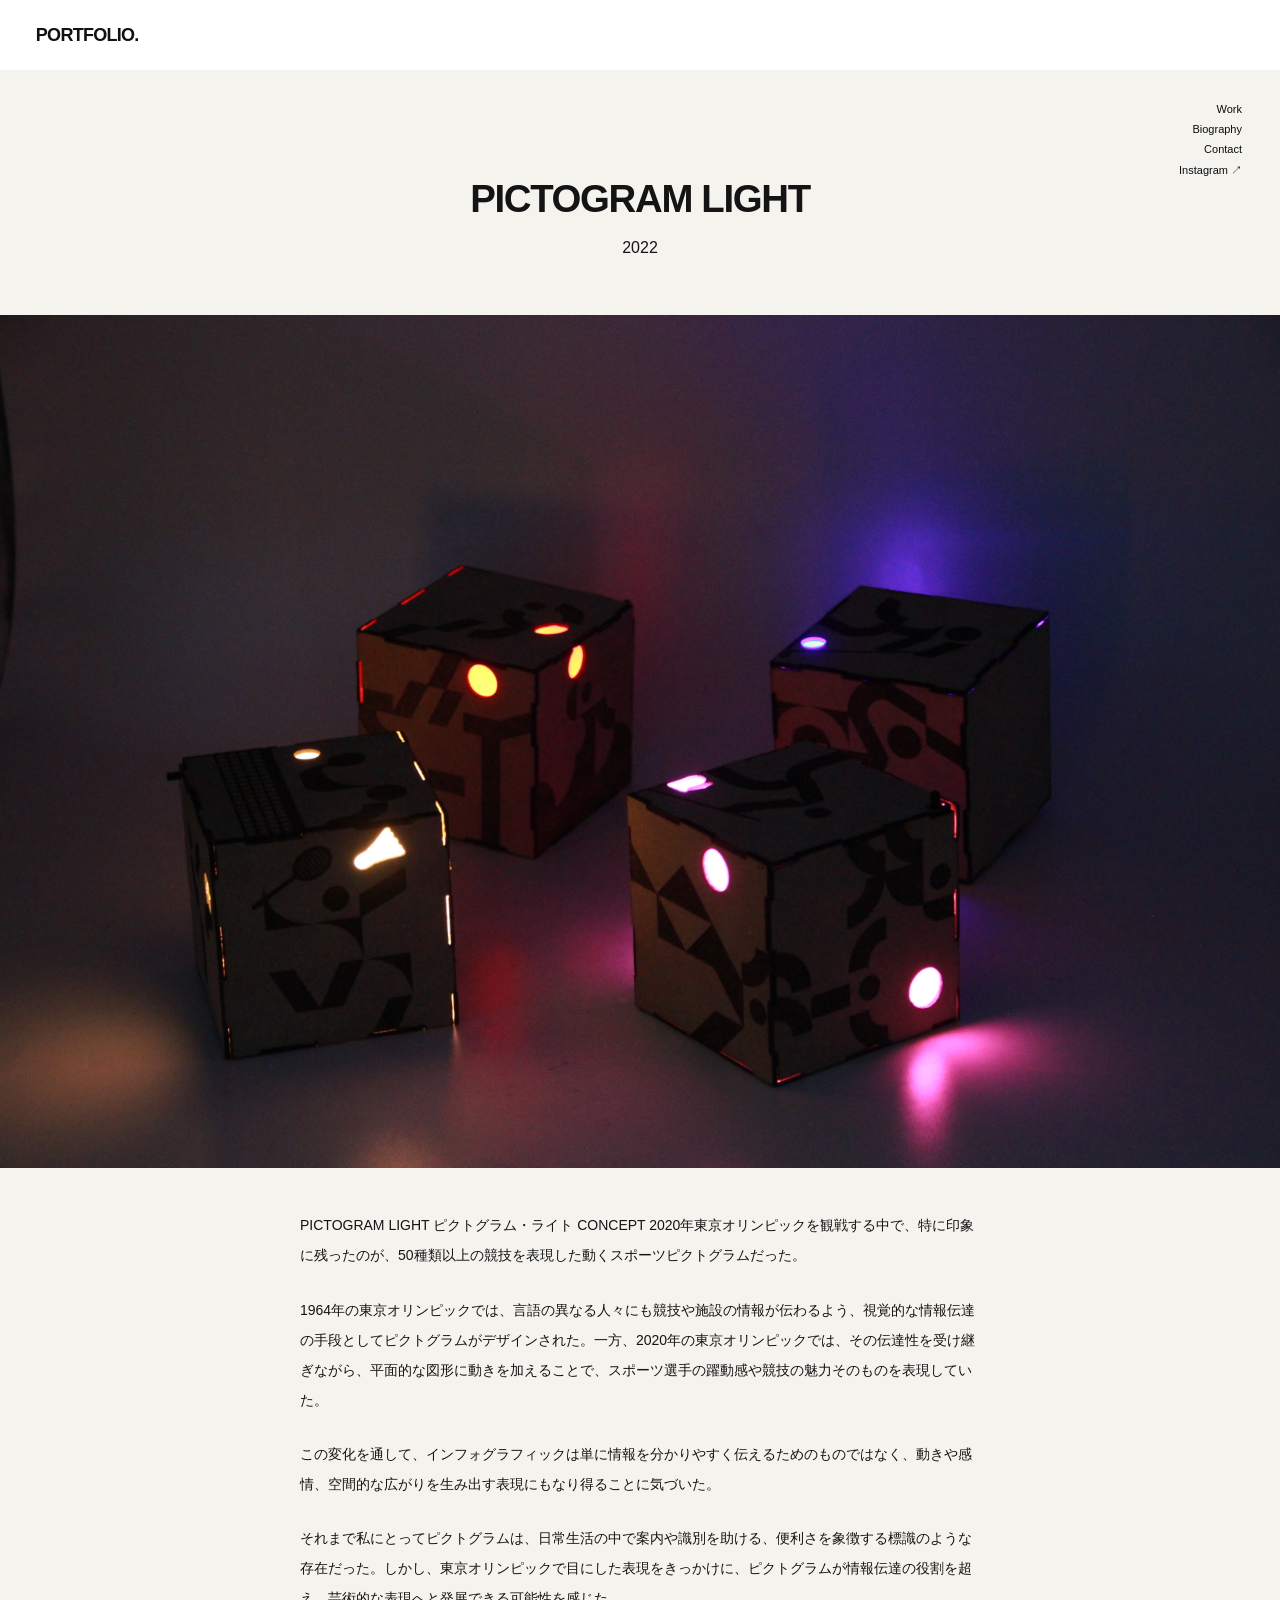
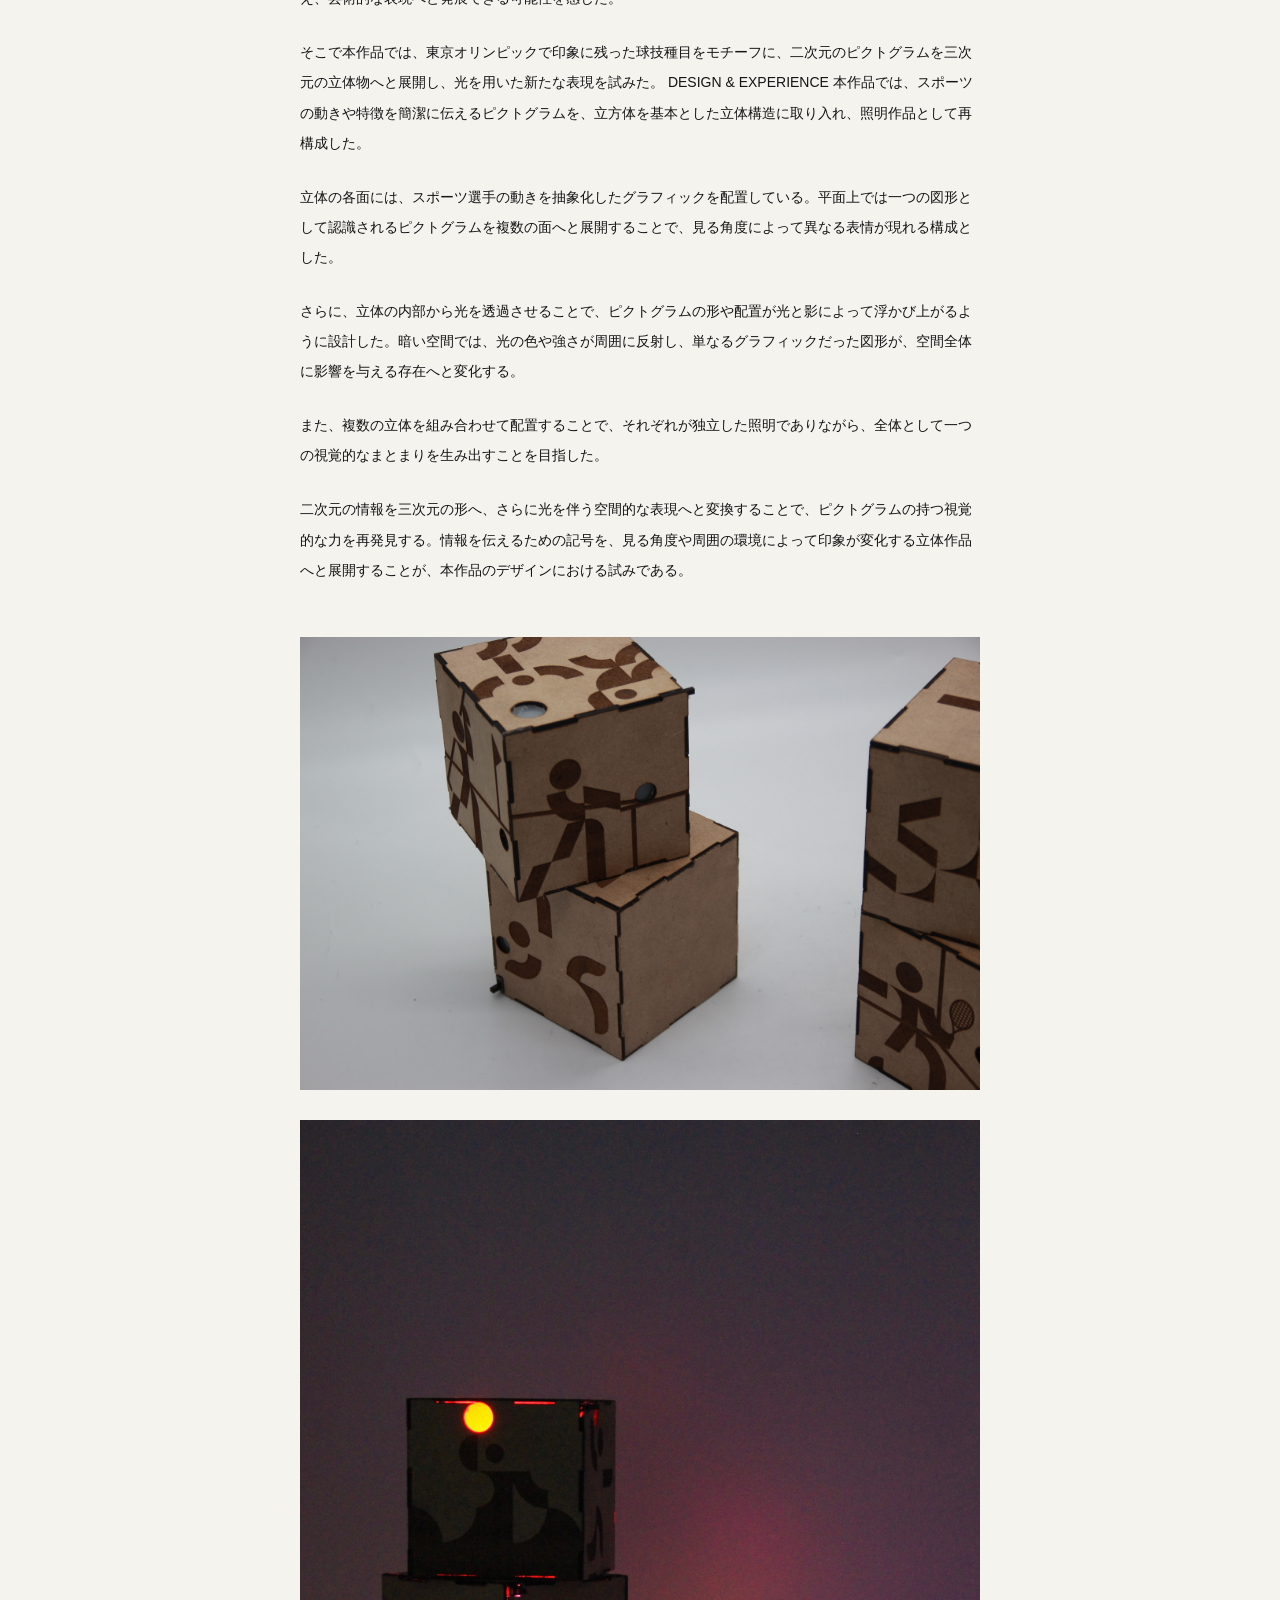
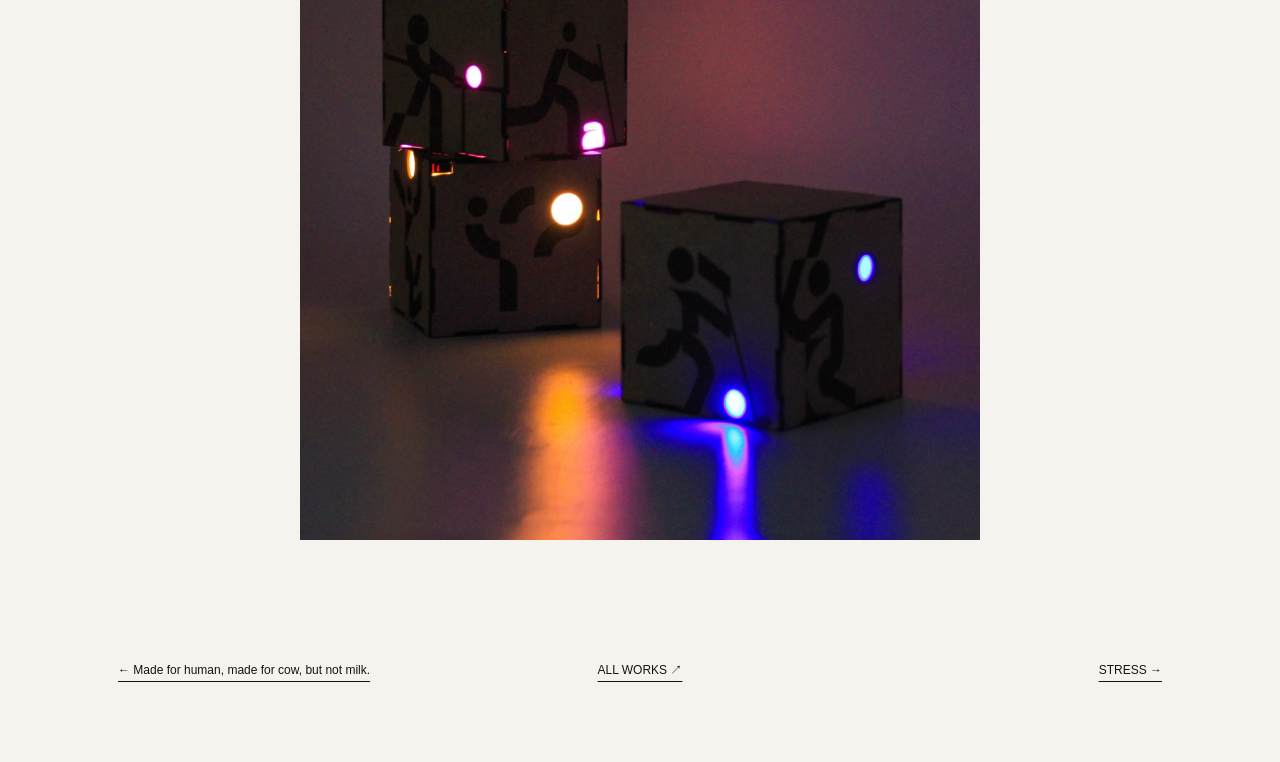
<file: work-pictogram-light.html>
<!doctype html>
<html lang="ja"><head><meta charset="utf-8"><meta name="viewport" content="width=device-width, initial-scale=1"><meta name="theme-color" content="#f5f3ee"><title>PICTOGRAM LIGHT — PORTFOLIO</title><link rel="stylesheet" href="./style.css?v=dae-20261026"><link rel="stylesheet" href="./projects.css?v=dae-20261026"></head>
<body class="detail-page"><header class="topbar"><a class="brand" href="./index.html">PORTFOLIO<span>.</span></a></header>
<nav class="detail-menu" aria-label="Navigation"><a href="./index.html#works">Work</a><a href="./index.html#biography">Biography</a><a href="./index.html#contact">Contact</a><a href="https://www.instagram.com/cr.oh_/" target="_blank" rel="noopener noreferrer">Instagram ↗</a></nav><main id="top"><article class="project-detail">
<header class="detail-heading"><h1>PICTOGRAM LIGHT</h1><p>2022</p></header>
<figure class="detail-media lead-media landscape"><a href="./portfolio_2026/Pictogram/picture/IMG_7577.jpeg" target="_blank" rel="noopener" aria-label="PICTOGRAM LIGHT — Full image"><img src="./portfolio_2026/Pictogram/picture/IMG_7577.jpeg" width="3456" height="2304" data-preview="./assets/work-previews/pictogram-light-01.jpg" alt="PICTOGRAM LIGHT" loading="eager" decoding="async"></a></figure>
<div class="detail-story" lang="ja"><p>PICTOGRAM LIGHT
ピクトグラム・ライト
CONCEPT
2020年東京オリンピックを観戦する中で、特に印象に残ったのが、50種類以上の競技を表現した動くスポーツピクトグラムだった。</p><p>1964年の東京オリンピックでは、言語の異なる人々にも競技や施設の情報が伝わるよう、視覚的な情報伝達の手段としてピクトグラムがデザインされた。一方、2020年の東京オリンピックでは、その伝達性を受け継ぎながら、平面的な図形に動きを加えることで、スポーツ選手の躍動感や競技の魅力そのものを表現していた。</p><p>この変化を通して、インフォグラフィックは単に情報を分かりやすく伝えるためのものではなく、動きや感情、空間的な広がりを生み出す表現にもなり得ることに気づいた。</p><p>それまで私にとってピクトグラムは、日常生活の中で案内や識別を助ける、便利さを象徴する標識のような存在だった。しかし、東京オリンピックで目にした表現をきっかけに、ピクトグラムが情報伝達の役割を超え、芸術的な表現へと発展できる可能性を感じた。</p><p>そこで本作品では、東京オリンピックで印象に残った球技種目をモチーフに、二次元のピクトグラムを三次元の立体物へと展開し、光を用いた新たな表現を試みた。
DESIGN &amp; EXPERIENCE
本作品では、スポーツの動きや特徴を簡潔に伝えるピクトグラムを、立方体を基本とした立体構造に取り入れ、照明作品として再構成した。</p><p>立体の各面には、スポーツ選手の動きを抽象化したグラフィックを配置している。平面上では一つの図形として認識されるピクトグラムを複数の面へと展開することで、見る角度によって異なる表情が現れる構成とした。</p><p>さらに、立体の内部から光を透過させることで、ピクトグラムの形や配置が光と影によって浮かび上がるように設計した。暗い空間では、光の色や強さが周囲に反射し、単なるグラフィックだった図形が、空間全体に影響を与える存在へと変化する。</p><p>また、複数の立体を組み合わせて配置することで、それぞれが独立した照明でありながら、全体として一つの視覚的なまとまりを生み出すことを目指した。</p><p>二次元の情報を三次元の形へ、さらに光を伴う空間的な表現へと変換することで、ピクトグラムの持つ視覚的な力を再発見する。情報を伝えるための記号を、見る角度や周囲の環境によって印象が変化する立体作品へと展開することが、本作品のデザインにおける試みである。</p></div>
<div class="detail-gallery"><figure class="detail-media  landscape"><a href="./portfolio_2026/Pictogram/picture/IMG_7567.jpeg" target="_blank" rel="noopener" aria-label="PICTOGRAM LIGHT — Full image"><img src="./portfolio_2026/Pictogram/picture/IMG_7567.jpeg" width="3456" height="2304" data-preview="./assets/work-previews/pictogram-light-02.jpg" alt="PICTOGRAM LIGHT" loading="lazy" decoding="async"></a></figure><figure class="detail-media  portrait"><a href="./portfolio_2026/Pictogram/picture/IMG_7648.jpeg" target="_blank" rel="noopener" aria-label="PICTOGRAM LIGHT — Full image"><img src="./portfolio_2026/Pictogram/picture/IMG_7648.jpeg" width="2204" height="3306" data-preview="./assets/work-previews/pictogram-light-03.jpg" alt="PICTOGRAM LIGHT" loading="lazy" decoding="async"></a></figure></div>
<nav class="project-pagination" aria-label="Projects"><a href="./work-nutty-milk.html" class="previous-project">← Made for human, made for cow, but not milk.</a><a href="./index.html#pictogram-light" class="all-works">ALL WORKS ↗</a><a href="./work-stress.html" class="next-project">STRESS →</a></nav>
</article></main><script src="./media.js?v=dae-20261026"></script></body></html>
</file>
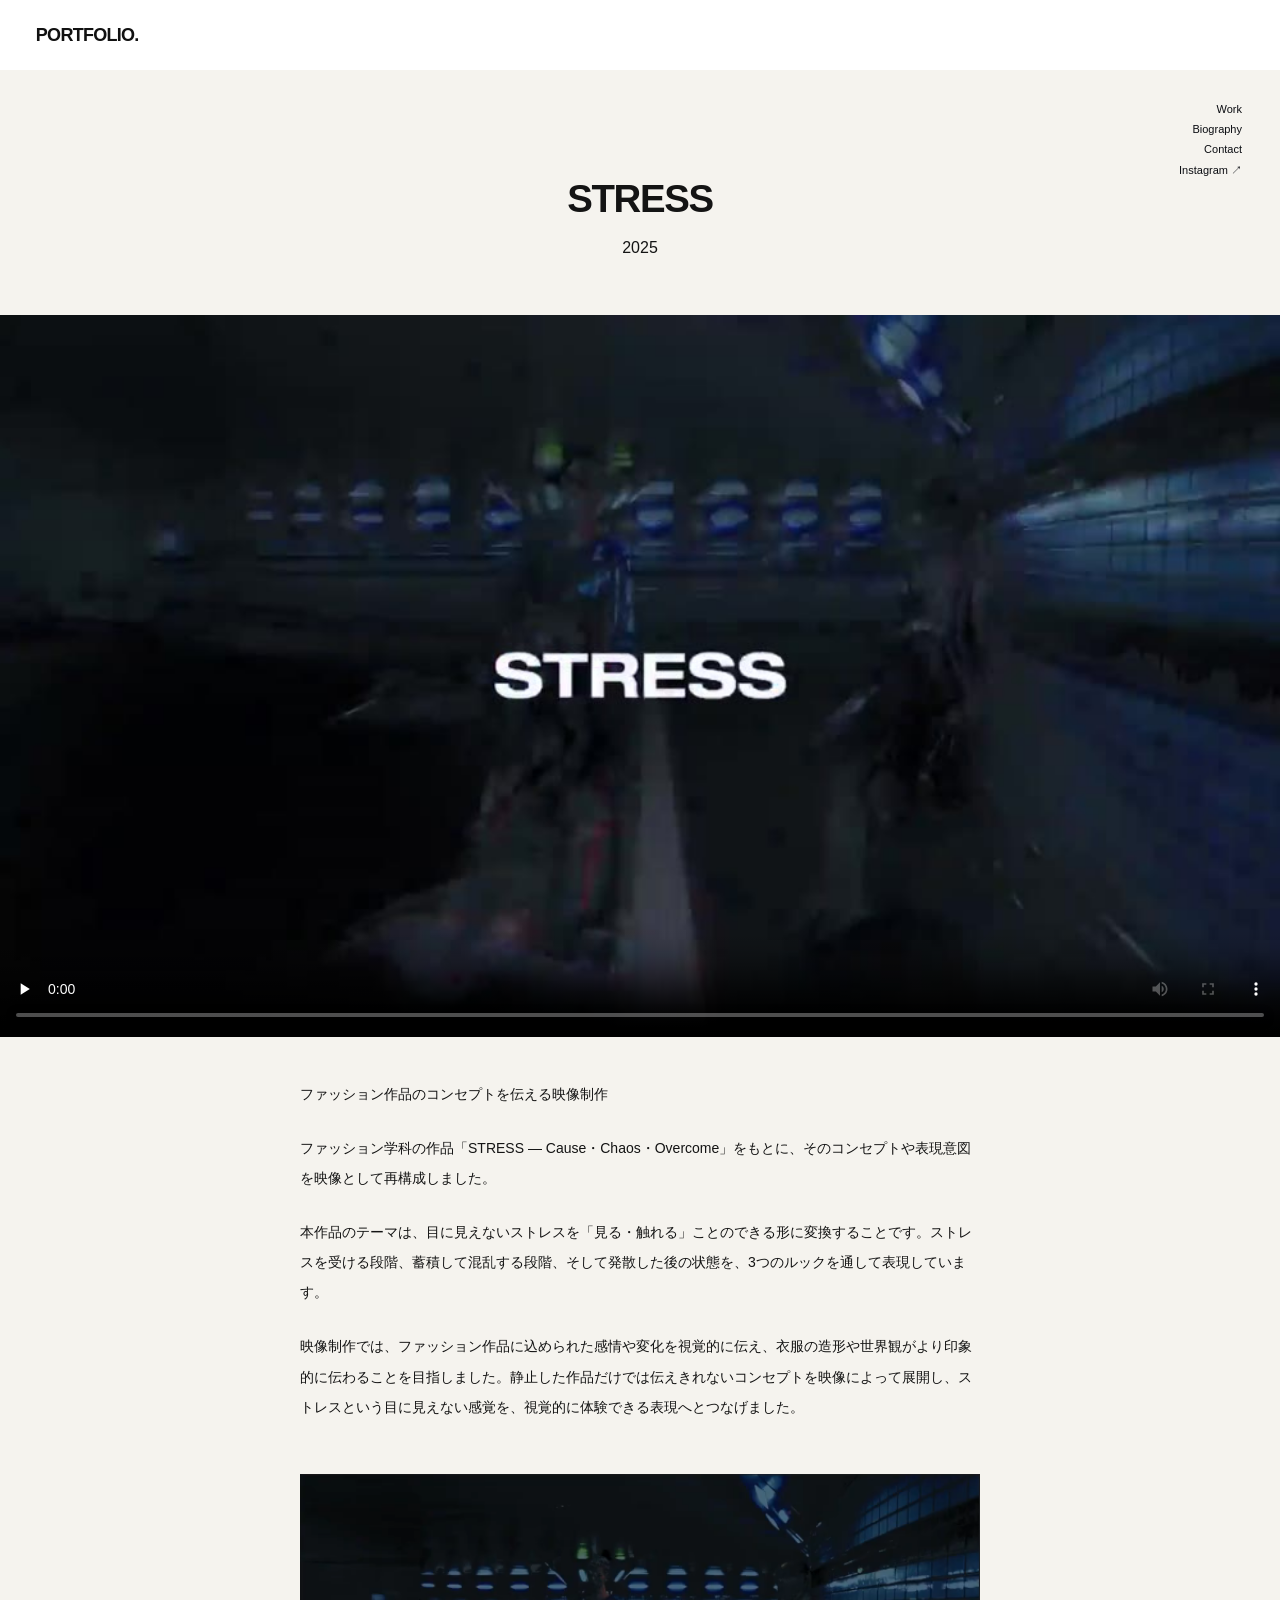
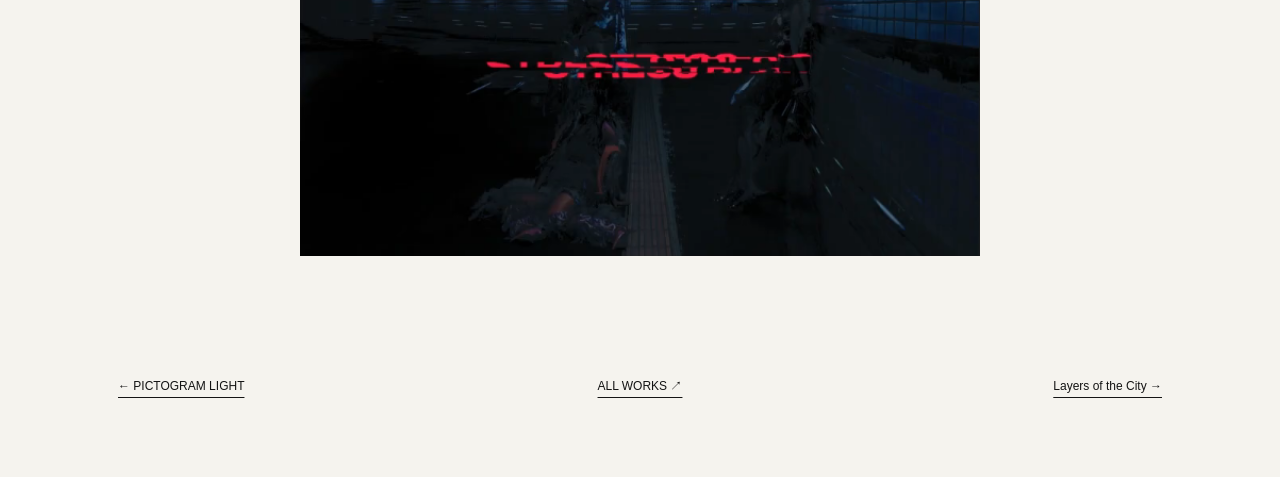
<file: work-stress.html>
<!doctype html>
<html lang="ja"><head><meta charset="utf-8"><meta name="viewport" content="width=device-width, initial-scale=1"><meta name="theme-color" content="#f5f3ee"><title>STRESS — PORTFOLIO</title><link rel="stylesheet" href="./style.css?v=dae-20261026"><link rel="stylesheet" href="./projects.css?v=dae-20261026"></head>
<body class="detail-page"><header class="topbar"><a class="brand" href="./index.html">PORTFOLIO<span>.</span></a></header>
<nav class="detail-menu" aria-label="Navigation"><a href="./index.html#works">Work</a><a href="./index.html#biography">Biography</a><a href="./index.html#contact">Contact</a><a href="https://www.instagram.com/cr.oh_/" target="_blank" rel="noopener noreferrer">Instagram ↗</a></nav><main id="top"><article class="project-detail">
<header class="detail-heading"><h1>STRESS</h1><p>2025</p></header>
<figure class="detail-media lead-media is-film"><video controls playsinline preload="none" poster="./assets/work-previews/stress-film.jpg" aria-label="STRESS"><source src="./portfolio_2026/sohe/picture/KakaoTalk_20261025_200842961.mp4" type="video/mp4">Your browser does not support video.</video><p class="video-fallback" hidden>動画を読み込めません。<a href="./portfolio_2026/sohe/picture/KakaoTalk_20261025_200842961.mp4" target="_blank" rel="noopener">動画を開く ↗</a></p></figure>
<div class="detail-story" lang="ja"><p>ファッション作品のコンセプトを伝える映像制作</p><p>ファッション学科の作品「STRESS — Cause・Chaos・Overcome」をもとに、そのコンセプトや表現意図を映像として再構成しました。</p><p>本作品のテーマは、目に見えないストレスを「見る・触れる」ことのできる形に変換することです。ストレスを受ける段階、蓄積して混乱する段階、そして発散した後の状態を、3つのルックを通して表現しています。</p><p>映像制作では、ファッション作品に込められた感情や変化を視覚的に伝え、衣服の造形や世界観がより印象的に伝わることを目指しました。静止した作品だけでは伝えきれないコンセプトを映像によって展開し、ストレスという目に見えない感覚を、視覚的に体験できる表現へとつなげました。</p></div>
<div class="detail-gallery"><figure class="detail-media  landscape"><a href="./portfolio_2026/sohe/picture/200423.png" target="_blank" rel="noopener" aria-label="STRESS — Full image"><img src="./portfolio_2026/sohe/picture/200423.png" width="639" height="359" data-preview="./assets/work-previews/stress-01.jpg" alt="STRESS" loading="lazy" decoding="async"></a></figure></div>
<nav class="project-pagination" aria-label="Projects"><a href="./work-pictogram-light.html" class="previous-project">← PICTOGRAM LIGHT</a><a href="./index.html#stress" class="all-works">ALL WORKS ↗</a><a href="./work-urban-layers.html" class="next-project">Layers of the City →</a></nav>
</article></main><script src="./media.js?v=dae-20261026"></script></body></html>
</file>
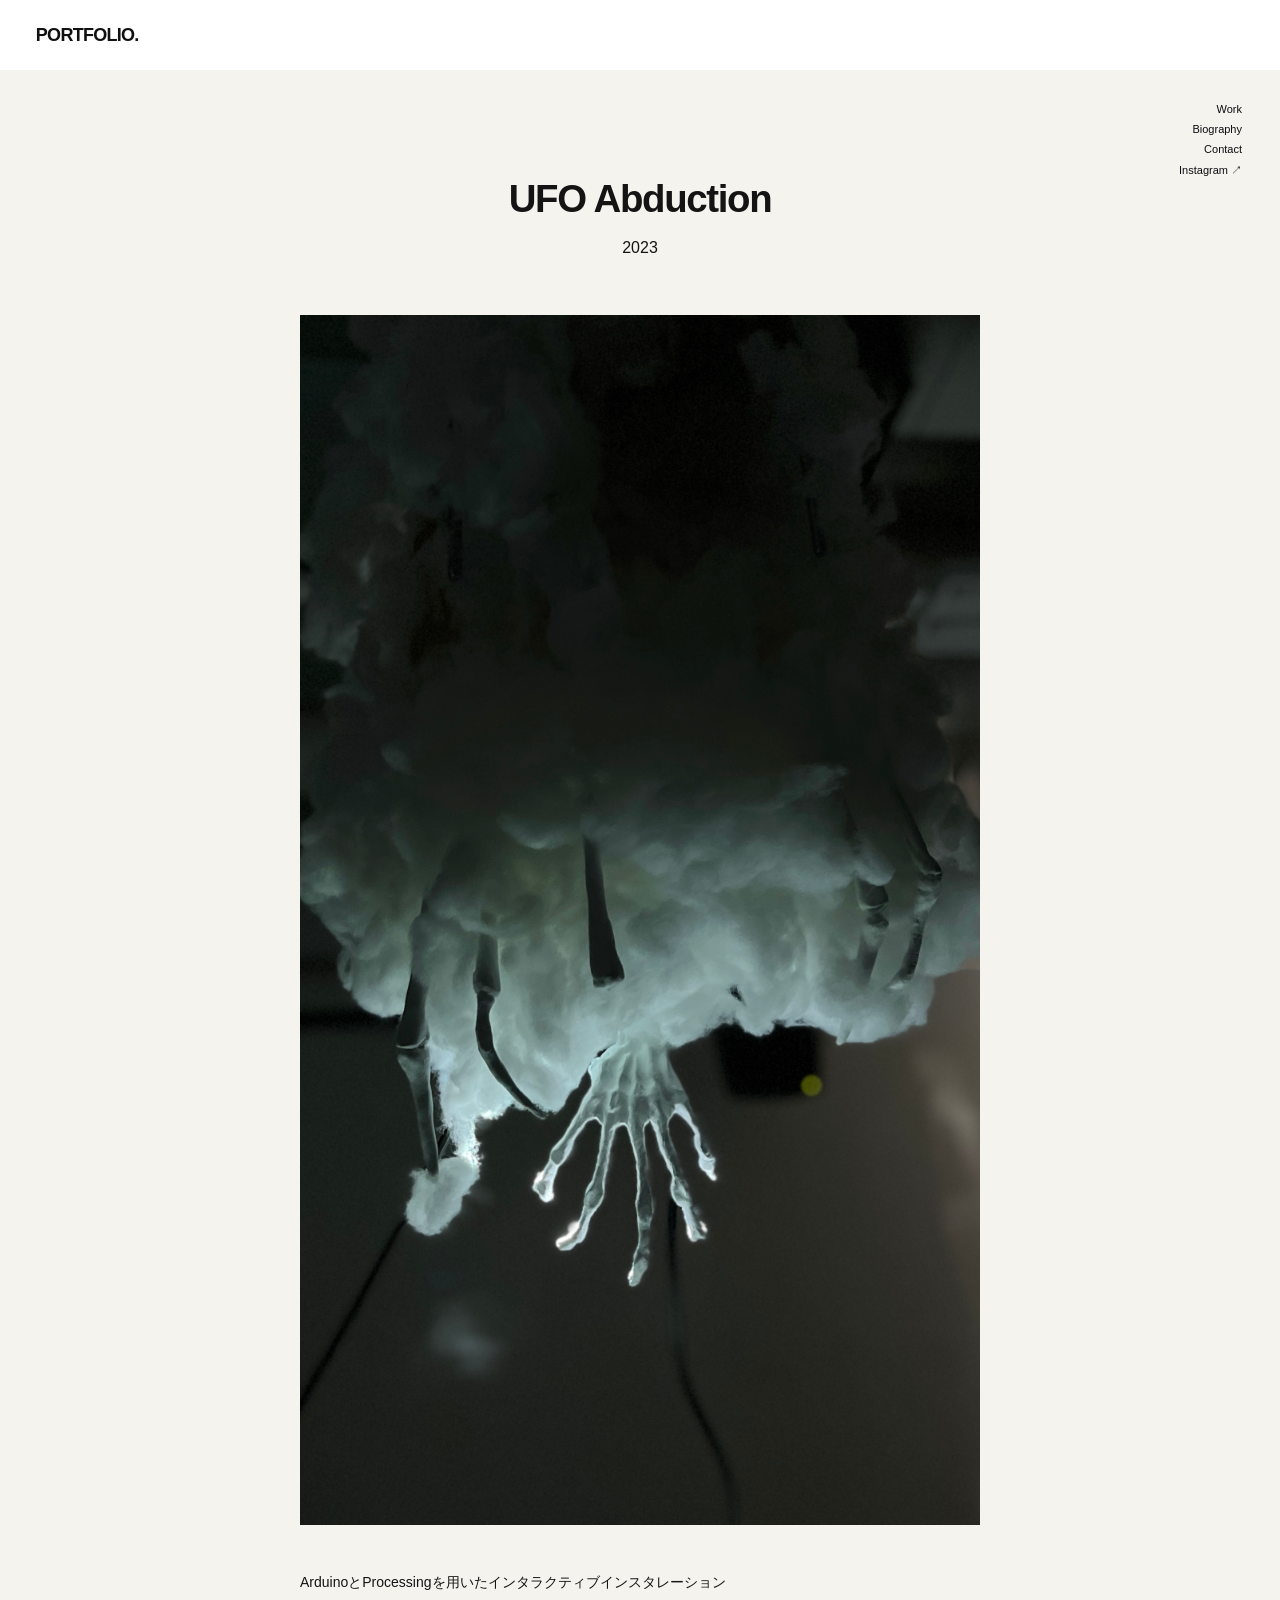
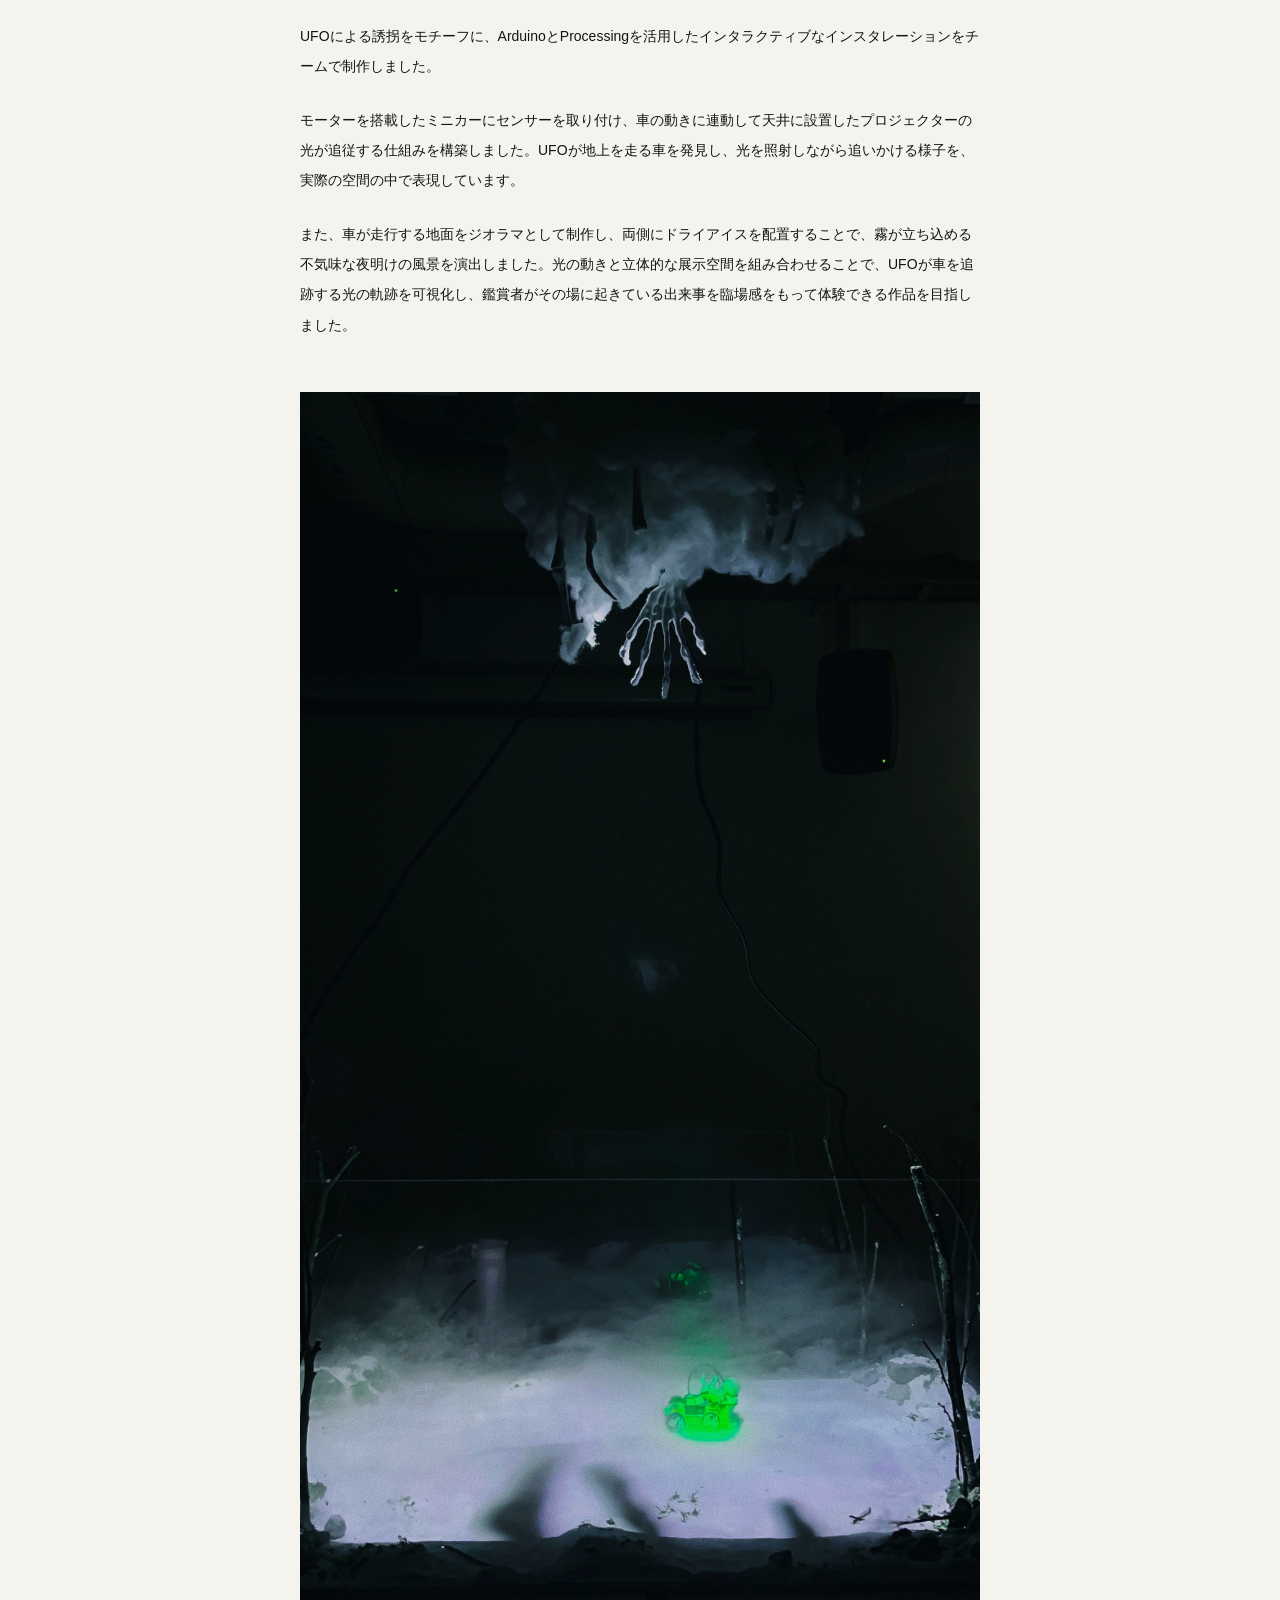
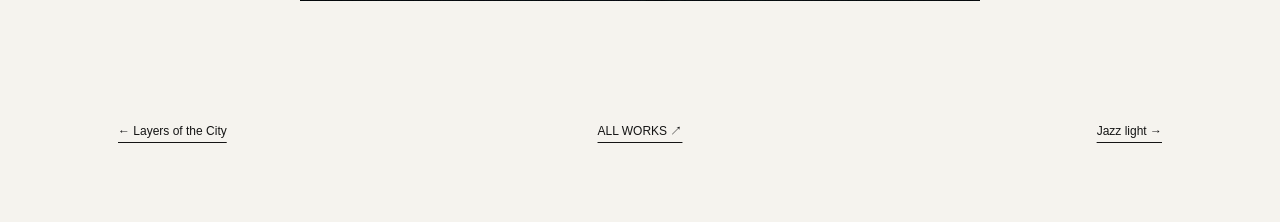
<file: work-ufo.html>
<!doctype html>
<html lang="ja"><head><meta charset="utf-8"><meta name="viewport" content="width=device-width, initial-scale=1"><meta name="theme-color" content="#f5f3ee"><title>UFO Abduction — PORTFOLIO</title><link rel="stylesheet" href="./style.css?v=dae-20261026"><link rel="stylesheet" href="./projects.css?v=dae-20261026"></head>
<body class="detail-page"><header class="topbar"><a class="brand" href="./index.html">PORTFOLIO<span>.</span></a></header>
<nav class="detail-menu" aria-label="Navigation"><a href="./index.html#works">Work</a><a href="./index.html#biography">Biography</a><a href="./index.html#contact">Contact</a><a href="https://www.instagram.com/cr.oh_/" target="_blank" rel="noopener noreferrer">Instagram ↗</a></nav><main id="top"><article class="project-detail">
<header class="detail-heading"><h1>UFO Abduction</h1><p>2023</p></header>
<figure class="detail-media lead-media portrait"><a href="./portfolio_2026/alien/picture/KakaoTalk_20261025_185639884.jpg" target="_blank" rel="noopener" aria-label="UFO Abduction — Full image"><img src="./portfolio_2026/alien/picture/KakaoTalk_20261025_185639884.jpg" width="1701" height="3026" data-preview="./assets/work-previews/ufo-01.jpg" alt="UFO Abduction" loading="eager" decoding="async"></a></figure>
<div class="detail-story" lang="ja"><p>ArduinoとProcessingを用いたインタラクティブインスタレーション</p><p>UFOによる誘拐をモチーフに、ArduinoとProcessingを活用したインタラクティブなインスタレーションをチームで制作しました。</p><p>モーターを搭載したミニカーにセンサーを取り付け、車の動きに連動して天井に設置したプロジェクターの光が追従する仕組みを構築しました。UFOが地上を走る車を発見し、光を照射しながら追いかける様子を、実際の空間の中で表現しています。</p><p>また、車が走行する地面をジオラマとして制作し、両側にドライアイスを配置することで、霧が立ち込める不気味な夜明けの風景を演出しました。光の動きと立体的な展示空間を組み合わせることで、UFOが車を追跡する光の軌跡を可視化し、鑑賞者がその場に起きている出来事を臨場感をもって体験できる作品を目指しました。</p></div>
<div class="detail-gallery"><figure class="detail-media  portrait"><a href="./portfolio_2026/alien/picture/KakaoTalk_20261025_185639884_01.jpg" target="_blank" rel="noopener" aria-label="UFO Abduction — Full image"><img src="./portfolio_2026/alien/picture/KakaoTalk_20261025_185639884_01.jpg" width="1890" height="3360" data-preview="./assets/work-previews/ufo-02.jpg" alt="UFO Abduction" loading="lazy" decoding="async"></a></figure></div>
<nav class="project-pagination" aria-label="Projects"><a href="./work-urban-layers.html" class="previous-project">← Layers of the City</a><a href="./index.html#ufo" class="all-works">ALL WORKS ↗</a><a href="./work-jazz-night.html" class="next-project">Jazz light →</a></nav>
</article></main><script src="./media.js?v=dae-20261026"></script></body></html>
</file>
<file: style.css>
:root {
  --bg: #090909;
  --panel: #111;
  --text: #f5f4ef;
  --paper: #f5f3ee;
  --ink: #141414;
  --accent: #d8ff38;
  --header-h: 70px;
  --auto-ms: 7000ms;
}
* { box-sizing: border-box; }
html { scroll-behavior: smooth; }
body {
  margin: 0;
  background: var(--bg);
  color: var(--text);
  font-family: Inter, "Noto Sans KR", sans-serif;
  overflow-x: hidden;
}
a { color: inherit; text-decoration: none; }
button { font: inherit; }
img { max-width: 100%; }

.topbar {
  position: fixed;
  z-index: 100;
  top: 0; left: 0; right: 0;
  height: var(--header-h);
  padding: 0 clamp(18px, 2.8vw, 46px);
  display: grid;
  grid-template-columns: 1fr;
  align-items: center;
  background-color: var(--header-bg, #fff);
  background-image: var(--header-image, none);
  background-size: cover;
  background-position: center top;
  color: var(--header-fg, #000);
  transition: background-color .45s ease;
  border-bottom: 0;
}
.brand { font-size: 18px; font-weight: 800; letter-spacing: -.04em; }
.brand span { color: inherit; }
@media (prefers-reduced-motion: reduce) {
  .topbar { transition: none; }
}
.nav { display: flex; gap: 34px; font-size: 11px; letter-spacing: .14em; }
.nav a { opacity: .68; transition: opacity .2s; }
.nav a:hover { opacity: 1; }
.counter { justify-self: end; display: flex; gap: 8px; font-size: 11px; letter-spacing: .12em; }
.counter span:nth-child(2) { opacity: .3; }

/* =========================
   HERO / 기존 Edge Slider
   ========================= */
.hero {
  position: relative;
  isolation: isolate;
  --hero-fade-opacity: 0;
  --hero-fade-height: clamp(420px, 82svh, 1080px);
  min-height: 100svh;
  display: grid;
  place-items: center;
  padding: var(--header-h) 0 24px;
  overflow: hidden;
}
/* 스크롤할수록 이미지 하단을 Works 배경색으로 연결한다.
   hero에 붙여서 하단 패딩까지 덮고, 다음 섹션에는 겹치지 않는다. */
.hero::after {
  content: "";
  position: absolute;
  z-index: 30;
  inset: auto 0 0;
  height: min(100%, var(--hero-fade-height));
  background: var(--paper);
  -webkit-mask-image: linear-gradient(to bottom,
    transparent 0%, rgba(0,0,0,.16) 12%, rgba(0,0,0,.48) 28%,
    rgba(0,0,0,.82) 46%, rgba(0,0,0,.97) 62%, #000 76%);
  mask-image: linear-gradient(to bottom,
    transparent 0%, rgba(0,0,0,.16) 12%, rgba(0,0,0,.48) 28%,
    rgba(0,0,0,.82) 46%, rgba(0,0,0,.97) 62%, #000 76%);
  opacity: var(--hero-fade-opacity);
  pointer-events: none;
}
.stage {
  position: relative;
  width: 100%;
  height: calc(100svh - var(--header-h) - 24px);
  min-height: 420px;
  overflow: hidden;
}
.viewport { position: absolute; inset: 0; overflow: visible; }
.slide {
  position: absolute;
  top: 0;
  left: 50%;
  width: 92vw;
  height: 100%;
  transform-origin: center center;
  border-radius: 2px;
  overflow: hidden;
  background: var(--panel);
  box-shadow: 0 20px 70px rgba(0,0,0,.32);
  will-change: transform, filter, opacity;
  transition: transform .68s cubic-bezier(.2,.78,.18,1), filter .55s ease, opacity .45s ease;
  pointer-events: none;
}
.slide-bg {
  position: absolute;
  inset: 0;
  background-size: cover;
  background-position: center;
  transform: scale(1.015);
  transition: transform .8s cubic-bezier(.2,.78,.18,1);
  pointer-events: none;
  user-select: none;
}
.slide::after {
  content: "";
  position: absolute;
  inset: 0;
  background:
    linear-gradient(90deg, rgba(0,0,0,.58), rgba(0,0,0,.08) 46%, rgba(0,0,0,.18) 70%, rgba(0,0,0,.44)),
    linear-gradient(180deg, rgba(0,0,0,.05) 40%, rgba(0,0,0,.7) 100%);
  pointer-events: none;
}
.slide[data-pos="center"] { z-index: 5; transform: translateX(-50%) scale(1); filter: brightness(1); opacity: 1; }
.slide[data-pos="left"] { z-index: 3; transform: translateX(calc(-50% - 87vw)) scale(.955); filter: brightness(.68) saturate(.78); opacity: .98; }
.slide[data-pos="right"] { z-index: 3; transform: translateX(calc(-50% + 87vw)) scale(.955); filter: brightness(.68) saturate(.78); opacity: .98; }
.slide[data-pos="far"] { z-index: 1; opacity: 0; transform: translateX(-50%) scale(.92); }
.stage.peek-left .slide[data-pos="center"] { transform: translateX(calc(-50% + 14vw)) scale(.94); filter: brightness(.82); }
.stage.peek-left .slide[data-pos="left"] { z-index: 6; transform: translateX(calc(-50% - 52vw)) scale(1.015); filter: brightness(1) saturate(1); }
.stage.peek-right .slide[data-pos="center"] { transform: translateX(calc(-50% - 14vw)) scale(.94); filter: brightness(.82); }
.stage.peek-right .slide[data-pos="right"] { z-index: 6; transform: translateX(calc(-50% + 52vw)) scale(1.015); filter: brightness(1) saturate(1); }
.stage.peek-left .slide[data-pos="left"] .slide-bg,
.stage.peek-right .slide[data-pos="right"] .slide-bg { transform: scale(1); }
.edge-zone {
  position: absolute;
  z-index: 20;
  top: 0;
  bottom: 0;
  width: 12vw;
  min-width: 76px;
  border: 0;
  padding: 0;
  background: transparent;
  color: white;
  cursor: pointer;
  overflow: hidden;
}
.edge-left { left: 0; }
.edge-right { right: 0; }
.edge-copy {
  position: absolute;
  top: 50%;
  display: flex;
  flex-direction: column;
  gap: 7px;
  transform: translateY(-50%);
  opacity: .45;
  transition: opacity .25s ease, transform .35s ease;
  pointer-events: none;
}
.edge-left .edge-copy { left: 20px; align-items: flex-start; }
.edge-right .edge-copy { right: 20px; align-items: flex-end; text-align: right; }
.edge-copy small { font-size: 8px; letter-spacing: .18em; }
.edge-copy b { font-size: 10px; letter-spacing: .12em; white-space: nowrap; }
.edge-zone:hover .edge-copy { opacity: 1; }
.edge-left:hover .edge-copy { transform: translate(8px,-50%); }
.edge-right:hover .edge-copy { transform: translate(-8px,-50%); }
.main-copy {
  position: absolute;
  z-index: 14;
  left: clamp(42px, 7vw, 118px);
  top: auto;
  bottom: clamp(64px, 8svh, 110px);
  width: min(740px, 62vw);
  pointer-events: none;
  transition: opacity .3s ease, transform .55s cubic-bezier(.2,.78,.18,1);
}
.stage.peek-left .main-copy { transform: translateX(10vw); opacity: .35; }
.stage.peek-right .main-copy { transform: translateX(-10vw); opacity: .35; }
.kicker { margin: 0 0 18px; color: var(--accent); font-size: 10px; font-weight: 700; letter-spacing: .18em; }
.main-copy h1 { margin: 0; font-size: clamp(64px, 9.4vw, 150px); line-height: .82; letter-spacing: -.08em; text-transform: uppercase; }
.desc { width: min(470px, 90%); margin: 26px 0 0; font-size: 14px; line-height: 1.8; color: rgba(255,255,255,.78); }
.scroll-cue {
  display: inline-block;
  margin-top: 28px;
  padding-bottom: 6px;
  border-bottom: 1px solid rgba(255,255,255,.65);
  font-size: 9px;
  font-weight: 700;
  letter-spacing: .16em;
  color: rgba(255,255,255,.85);
}
.bottom-ui {
  position: absolute;
  z-index: 25;
  left: clamp(22px, 4vw, 60px);
  right: clamp(22px, 4vw, 60px);
  bottom: 24px;
  display: grid;
  grid-template-columns: minmax(220px,1fr) minmax(220px,2fr) auto;
  gap: 22px;
  align-items: center;
}
.guide { font-size: 9px; letter-spacing: .16em; color: rgba(255,255,255,.55); }
.progress { height: 1px; background: rgba(255,255,255,.25); overflow: hidden; }
.progress span { display: block; width: 0; height: 100%; background: white; }
.progress span.run { animation: fill var(--auto-ms) linear forwards; }
@keyframes fill { from { width: 0; } to { width: 100%; } }
.controls { display: flex; align-items: center; gap: 10px; }
.round-btn { width: 38px; height: 38px; border: 1px solid rgba(255,255,255,.28); border-radius: 999px; background: rgba(0,0,0,.16); color: white; cursor: pointer; }
.round-btn:hover { background: white; color: #111; }
.dots { display: flex; gap: 7px; align-items: center; }
.dot { width: 6px; height: 6px; padding: 0; border: 0; border-radius: 999px; background: rgba(255,255,255,.38); cursor: pointer; transition: width .25s, background .25s; }
.dot.active { width: 24px; background: white; }

/* =========================
   Floating Contact
   fixed + JS로 top 위치 보간
   ========================= */
.floating-contact {
  position: fixed;
  z-index: 80;
  right: clamp(22px, 3.5vw, 58px);
  top: calc(100vh - 190px);
  width: 150px;
  display: flex;
  flex-direction: column;
  align-items: flex-end;
  gap: 10px;
  color: #fff;
  font-size: 13px;
  line-height: 1.15;
  letter-spacing: .02em;
  mix-blend-mode: difference;
  transition: opacity .25s ease;
  pointer-events: auto;
}
.floating-contact a { position: relative; opacity: .76; transition: opacity .2s, transform .2s; }
.floating-contact a::after { content: ""; position: absolute; left: 0; right: 100%; bottom: -3px; height: 1px; background: currentColor; transition: right .25s; }
.floating-contact a:hover { opacity: 1; transform: translateX(-4px); }
.floating-contact a:hover::after { right: 0; }

/* =========================
   Works / sketch-inspired
   ========================= */
.works-section {
  position: relative;
  background: var(--paper);
  color: var(--ink);
  padding: 120px clamp(22px, 5vw, 82px) 180px;
  min-height: 2400px;
}
.section-heading { max-width: 1450px; margin: 0 auto 80px; border-bottom: 1px solid rgba(20,20,20,.35); padding-bottom: 22px; }
.section-kicker { margin: 0 0 18px; font-size: 10px; letter-spacing: .16em; }
.section-heading h2 { margin: 0; font-size: clamp(64px, 10vw, 150px); line-height: .8; letter-spacing: -.08em; }
.section-heading h2 span { color: #ff6e72; }
.work-layout {
  width: min(1450px, 100%);
  margin: 0 auto;
  display: grid;
  grid-template-columns: repeat(12, 1fr);
  grid-auto-rows: minmax(28px, auto);
  column-gap: clamp(12px, 2vw, 30px);
  row-gap: 40px;
}
.work-card { min-width: 0; }
.work-image { overflow: hidden; background: #ddd; }
.work-image img { display: block; width: 100%; height: 100%; object-fit: cover; transition: transform .7s cubic-bezier(.2,.78,.18,1); }
.work-card:hover .work-image img { transform: scale(1.025); }
.work-info { padding-top: 13px; max-width: 520px; }
.work-info span { display: block; font-size: 9px; letter-spacing: .13em; color: #555; }
.work-info h3 { margin: 7px 0 7px; font-size: clamp(22px, 2.4vw, 38px); line-height: 1; letter-spacing: -.05em; }
.work-info p { margin: 0; max-width: 390px; font-size: 12px; line-height: 1.65; color: #686868; }
.card-1 { grid-column: 1 / span 7; grid-row: 1 / span 12; }
.card-1 .work-image { aspect-ratio: 16 / 9; }
.card-2 { grid-column: 8 / span 4; grid-row: 5 / span 10; align-self: end; }
.card-2 .work-image { aspect-ratio: 4 / 3; margin-top: 14px; }
.card-3 { grid-column: 1 / span 5; grid-row: 15 / span 10; }
.card-3 .work-image { aspect-ratio: 4 / 3; }
.card-4 { grid-column: 5 / span 7; grid-row: 17 / span 12; }
.card-4 .work-image { aspect-ratio: 16 / 9; }
.card-5 { grid-column: 1 / span 7; grid-row: 31 / span 12; margin-top: 120px; }
.card-5 .work-image { aspect-ratio: 16 / 9; }
.card-6 { grid-column: 8 / span 4; grid-row: 36 / span 10; align-self: end; }
.card-6 .work-image { aspect-ratio: 4 / 3; margin-top: 14px; }

.biography-section {
  background: #e9e7e1;
  color: var(--ink);
  padding: 130px clamp(22px, 5vw, 82px) 150px;
  display: grid;
  grid-template-columns: .45fr 1.55fr;
  gap: 70px;
  border-top: 1px solid rgba(20,20,20,.25);
}
.bio-label { font-size: 10px; letter-spacing: .16em; }
.bio-copy { max-width: 950px; }
.bio-copy h2 { margin: 0; font-size: clamp(52px, 7vw, 110px); line-height: .93; letter-spacing: -.07em; }
.bio-copy p { margin: 44px 0 0 auto; max-width: 520px; font-size: 14px; line-height: 1.85; color: #5f5f5f; }

/* =========================
   All works image + hotspots
   ========================= */
.archive-section {
  background: #d4d4d4;
  color: #111;
  padding: 130px clamp(18px, 4vw, 64px) 150px;
}
.archive-head { width: min(1450px, 100%); margin: 0 auto 55px; }
.archive-head > p:first-child { margin: 0 0 15px; font-size: 10px; letter-spacing: .16em; }
.archive-head h2 { margin: 0; font-size: clamp(38px, 5vw, 76px); letter-spacing: -.06em; }
.archive-note { max-width: 620px; margin: 18px 0 0; color: #555; font-size: 12px; line-height: 1.7; }
.archive-map {
  position: relative;
  width: min(1600px, 100%);
  margin: 0 auto;
  line-height: 0;
  user-select: none;
}
.archive-map > img { display: block; width: 100%; height: auto; }
.hotspot {
  position: absolute;
  z-index: 4;
  border: 1.5px solid transparent;
  background: rgba(216,255,56,0);
  cursor: pointer;
  line-height: 1;
  transition: border-color .25s ease, background .25s ease, transform .25s ease;
}
.hotspot span {
  position: absolute;
  top: 10px;
  right: 10px;
  display: grid;
  place-items: center;
  min-width: 36px;
  height: 30px;
  padding: 0 8px;
  border-radius: 999px;
  background: var(--accent);
  color: #111;
  font-size: 9px;
  font-weight: 800;
  letter-spacing: .08em;
  opacity: 0;
  transform: translateY(5px);
  transition: .22s ease;
}
.hotspot:hover,
.hotspot:focus-visible { border-color: var(--accent); background: rgba(216,255,56,.08); transform: translateY(-3px); outline: none; }
.hotspot:hover span,
.hotspot:focus-visible span { opacity: 1; transform: translateY(0); }
/* 다애last.png (2048x1349) 기준 퍼센트 hotspot */
.hotspot-1 { left: 2.8%; top: 4.7%; width: 16.6%; height: 27.6%; transform: rotate(-6.5deg); }
.hotspot-1:hover, .hotspot-1:focus-visible { transform: rotate(-6.5deg) translateY(-3px); }
.hotspot-2 { left: 17.4%; top: 7.2%; width: 18.2%; height: 24.2%; transform: rotate(2.5deg); }
.hotspot-2:hover, .hotspot-2:focus-visible { transform: rotate(2.5deg) translateY(-3px); }

.contact-section {
  position: relative;
  min-height: 72vh;
  padding: 140px clamp(22px, 5vw, 82px) 80px;
  background: var(--paper);
  color: var(--ink);
  display: flex;
  flex-direction: column;
  align-items: center;
  justify-content: center;
  text-align: center;
}
.footer-kicker { margin: 0 0 24px; font-size: 10px; letter-spacing: .16em; }
.contact-section h2 { margin: 0; font-size: clamp(62px, 9vw, 150px); line-height: .84; letter-spacing: -.08em; }
.footer-links { margin-top: 50px; display: flex; flex-wrap: wrap; justify-content: center; gap: 24px 34px; font-size: 12px; }
.footer-links a { border-bottom: 1px solid currentColor; }
.back-top { margin-top: 90px; font-size: 9px; letter-spacing: .15em; }

@media (max-width: 900px) {
  .bottom-ui { grid-template-columns: 1fr; gap: 14px; }
  .progress { order: 3; }
  .controls { justify-content: flex-start; }
  .main-copy { width: 74vw; left: 44px; }
  .floating-contact { right: 22px; }
  .works-section { min-height: auto; }
  .work-layout { grid-template-columns: repeat(2, minmax(0,1fr)); row-gap: 70px; }
  .work-card { grid-column: auto !important; grid-row: auto !important; margin-top: 0 !important; }
  .card-2, .card-6 { padding-top: 70px; }
  .biography-section { grid-template-columns: 1fr; gap: 30px; }
}

@media (max-width: 700px) {
  .nav { display: none; }
  .topbar { grid-template-columns: 1fr; }
  .hero { padding-top: var(--header-h); }
  .stage { min-height: 420px; height: calc(100svh - var(--header-h) - 24px); }
  .slide { width: 88vw; }
  .slide[data-pos="left"] { transform: translateX(calc(-50% - 82vw)) scale(.96); }
  .slide[data-pos="right"] { transform: translateX(calc(-50% + 82vw)) scale(.96); }
  .stage.peek-left .slide[data-pos="center"] { transform: translateX(calc(-50% + 8vw)) scale(.96); }
  .stage.peek-right .slide[data-pos="center"] { transform: translateX(calc(-50% - 8vw)) scale(.96); }
  .stage.peek-left .slide[data-pos="left"] { transform: translateX(calc(-50% - 64vw)) scale(1); }
  .stage.peek-right .slide[data-pos="right"] { transform: translateX(calc(-50% + 64vw)) scale(1); }
  .edge-zone { width: 10vw; min-width: 38px; }
  .edge-copy { display: none; }
  .main-copy { left: 30px; top: auto; bottom: 48px; width: calc(100vw - 60px); }
  .main-copy h1 { font-size: clamp(54px,16vw,92px); }
  .desc { font-size: 13px; width: 80%; }
  .floating-contact { display: none; }
  .works-section { padding-top: 90px; padding-bottom: 110px; }
  .section-heading { margin-bottom: 55px; }
  .work-layout { grid-template-columns: 1fr; }
  .card-2, .card-6 { padding-top: 0; }
  .card-2 .work-info, .card-6 .work-info { order: 2; }
  .work-card { display: flex; flex-direction: column; }
  .work-image { aspect-ratio: 4 / 3 !important; margin-top: 0 !important; }
  .biography-section, .archive-section { padding-top: 90px; padding-bottom: 100px; }
  .hotspot span { opacity: 1; width: 28px; min-width: 28px; height: 24px; font-size: 8px; top: 5px; right: 5px; }
}

/* 표시된 UI만 숨긴다. 슬라이더의 자동 전환과 양쪽 가장자리 조작은 유지한다.
   JS가 참조하는 요소는 그대로 두므로 HTML을 교체할 필요가 없다. */
.topbar .nav,
.topbar .counter,
.edge-copy,
.bottom-ui {
  display: none;
}

/* 낮은 가로 화면에서도 타이틀 묶음이 이미지 밖으로 잘리지 않게 한다. */
@media (max-height: 600px) and (min-width: 701px) {
  .main-copy { bottom: 40px; }
  .main-copy h1 { font-size: clamp(54px, 12vh, 88px); }
  .kicker { margin-bottom: 12px; }
  .desc { margin-top: 18px; }
  .scroll-cue { margin-top: 18px; }
}
</file>
<file: projects.css>
/* The work index and project pages follow the supplied overlap / single-column studies. */
:root { --paper: #f5f3ee; }
.main-copy { z-index: 21; }
.main-copy a { pointer-events: auto; }
.main-copy .desc { display: none; }
.main-copy h1 { max-width: 1050px; font-size: clamp(36px, 5.8vw, 88px); line-height: 1.1; text-transform: none; }
.main-copy .scroll-cue { display: inline-block; margin-top: 24px; }
.main-copy::after { content: ''; }
.stage { cursor: pointer; }
.bottom-ui { cursor: default; }
.works-section { background: var(--paper); color: var(--ink); padding: 95px 5vw 60px; }
.work-list { max-width: 1420px; margin: auto; }
.work-row { margin-bottom: clamp(75px, 8vw, 115px); scroll-margin-top: 115px; }
.work-row:last-child { margin-bottom: 70px; }
.work-link { display: flex; align-items: flex-start; gap: clamp(22px, 2.4vw, 38px); width: 100%; }
.work-row:nth-child(even) .work-link { margin-left: auto; flex-direction: row-reverse; }
.work-stack { position: relative; width: 54%; aspect-ratio: 1.15; flex: 0 0 54%; isolation: isolate; }
.stack-image { position: absolute; display: block; width: auto; height: auto; max-width: 76%; max-height: 82%; object-fit: contain; box-shadow: 0 2px 9px #0000000c; transition: transform .35s ease; }
.stack-image.layer-0 { z-index: 3; left: 14%; top: 16%; }
.stack-image.layer-1 { z-index: 1; left: 0; top: 0; }
.stack-image.layer-2 { z-index: 2; right: 0; top: 8%; }
.stack-count-1 .layer-0 { left: 12%; top: 8%; }
.work-stack.stack-ready { width: min(var(--stack-width), 59vw); flex: 0 1 auto; aspect-ratio: var(--stack-ratio); transition: transform .35s ease; transform-origin: center; }
.stack-ready .stack-image { max-width: none; max-height: none; }
/* Index only: the actual hovered photograph comes above the cover. */
.home-page .work-stack .stack-image.is-front {
 z-index: 10;
 transform: scale(1.035);
 box-shadow: 0 10px 28px #00000022;
}
.work-caption { flex: 0 1 auto; width: max-content; max-width: 370px; min-width: 0; padding-top: 65px; text-align: left; }
.work-row:nth-child(even) .work-caption { text-align: left; }
.work-caption h2 { font-size: clamp(19px, 2vw, 31px); line-height: 1.25; font-weight: 600; letter-spacing: -.035em; margin: 0 0 12px; overflow-wrap: break-word; }
.work-caption p { font-size: clamp(11px, .95vw, 14px); line-height: 1.75; margin: 0; }
.work-caption p span { margin-right: 9px; white-space: nowrap; }
.biography-section { margin: 0; }
.home-page .floating-contact { z-index: 40; }
a:focus-visible, button:focus-visible { outline: 2px solid currentColor; outline-offset: 6px; }

.detail-page { background: var(--paper); color: var(--ink); }
.detail-page .topbar { --header-bg: #fff; --header-fg: #111; }
.detail-menu { position: fixed; top: 95px; right: 30px; z-index: 40; text-align: right; display: flex; flex-direction: column; gap: 8px; font-size: 11px; background: transparent; color: #fff; mix-blend-mode: difference; padding: 8px; }
.floating-contact { background: transparent; }
.detail-menu a:hover { text-decoration: underline; }
.project-detail { padding-top: 175px; padding-bottom: 80px; }
.detail-heading { text-align: center; max-width: 920px; margin: 0 auto 58px; padding: 0 35px; }
.detail-heading h1 { font-size: clamp(26px, 3vw, 44px); line-height: 1.25; letter-spacing: -.035em; font-weight: 600; margin: 0 0 16px; text-wrap: balance; }
.detail-heading p { font-size: 16px; margin: 0; }
.detail-media { margin: 0 auto 30px; width: min(680px, calc(100% - 48px)); }
.detail-media img { display: block; width: 100%; height: auto; }
.detail-media a { display: block; }
.detail-media.lead-media { margin-bottom: 0; }
.lead-media.landscape, .lead-media.is-film { width: 100%; max-width: 1600px; }
.detail-media video { display: block; width: 100%; height: auto; max-height: 86svh; object-fit: contain; background: #080808; }
.detail-story { width: min(680px, calc(100% - 48px)); margin: 42px auto 52px; font-size: 14px; line-height: 2.15; overflow-wrap: break-word; }
.detail-story p { margin: 0 0 24px; }
.detail-story h2 { font-size: 11px; font-weight: 700; letter-spacing: .09em; text-transform: uppercase; margin: 38px 0 15px; }
.detail-story h2:first-child { margin-top: 0; }
.detail-story p:last-child { margin-bottom: 0; }
.detail-gallery { display: flex; flex-direction: column; gap: 0; }
.video-fallback { padding: 16px 24px; font-size: 12px; }
.video-fallback a { text-decoration: underline; display: inline; }
.media-load-error { padding: 24px; border: 1px solid #ddd; font-size: 12px; }
.project-pagination { max-width: 1100px; margin: 90px auto 0; padding: 0 28px; display: grid; grid-template-columns: 1fr auto 1fr; align-items: start; gap: 30px; font-size: 12px; line-height: 1.8; }
.project-pagination a { text-decoration: underline; text-underline-offset: 7px; }
.next-project { text-align: right; }
.all-works { white-space: nowrap; }
@media (max-width: 1000px) {
 .work-link { width: 100%; }
 .work-caption { padding-top: 48px; }
 .detail-menu { right: 14px; }
 .detail-heading { max-width: calc(100% - 180px); }
}
@media (max-width: 700px) {
 .works-section { padding: 65px 20px 20px; }
 .work-row { margin-bottom: 68px; }
 .work-link, .work-row:nth-child(even) .work-link { flex-direction: column; gap: 24px; width: 100%; }
 .work-stack { flex: auto; width: 100%; aspect-ratio: 1.08; }
 .work-stack.stack-ready { width: min(100%, var(--stack-width)); flex: none; }
 .work-caption, .work-row:nth-child(even) .work-caption { flex: none; padding-top: 0; text-align: left; width: 100%; max-width: none; }
 .work-caption h2 { font-size: 23px; margin-bottom: 8px; }
 .work-caption p { font-size: 12px; }
 .main-copy { left: 30px; width: calc(100% - 60px); bottom: 85px; }
 .main-copy h1 { font-size: clamp(30px, 8vw, 50px); }
 .main-copy .scroll-cue { margin-top: 16px; }
 .detail-menu { top: calc(var(--header-h) + 8px); right: 12px; left: 12px; flex-direction: row; justify-content: flex-end; gap: 15px; font-size: 10px; }
 .project-detail { padding-top: 160px; padding-bottom: 55px; }
 .detail-heading { max-width: 100%; margin-bottom: 36px; padding: 0 24px; }
 .detail-heading h1 { font-size: 28px; }
 .detail-story { font-size: 13px; margin-top: 30px; margin-bottom: 35px; }
 .project-pagination { margin-top: 60px; grid-template-columns: 1fr 1fr; gap: 25px; font-size: 11px; }
 .all-works { grid-column: 1 / -1; grid-row: 1; text-align: center; margin-bottom: 20px; }
}
@media (prefers-reduced-motion: reduce) {
 .stack-image, .work-stack.stack-ready { transition: none; }
 .home-page .work-stack .stack-image.is-front { transform: none; }
}
</file>
